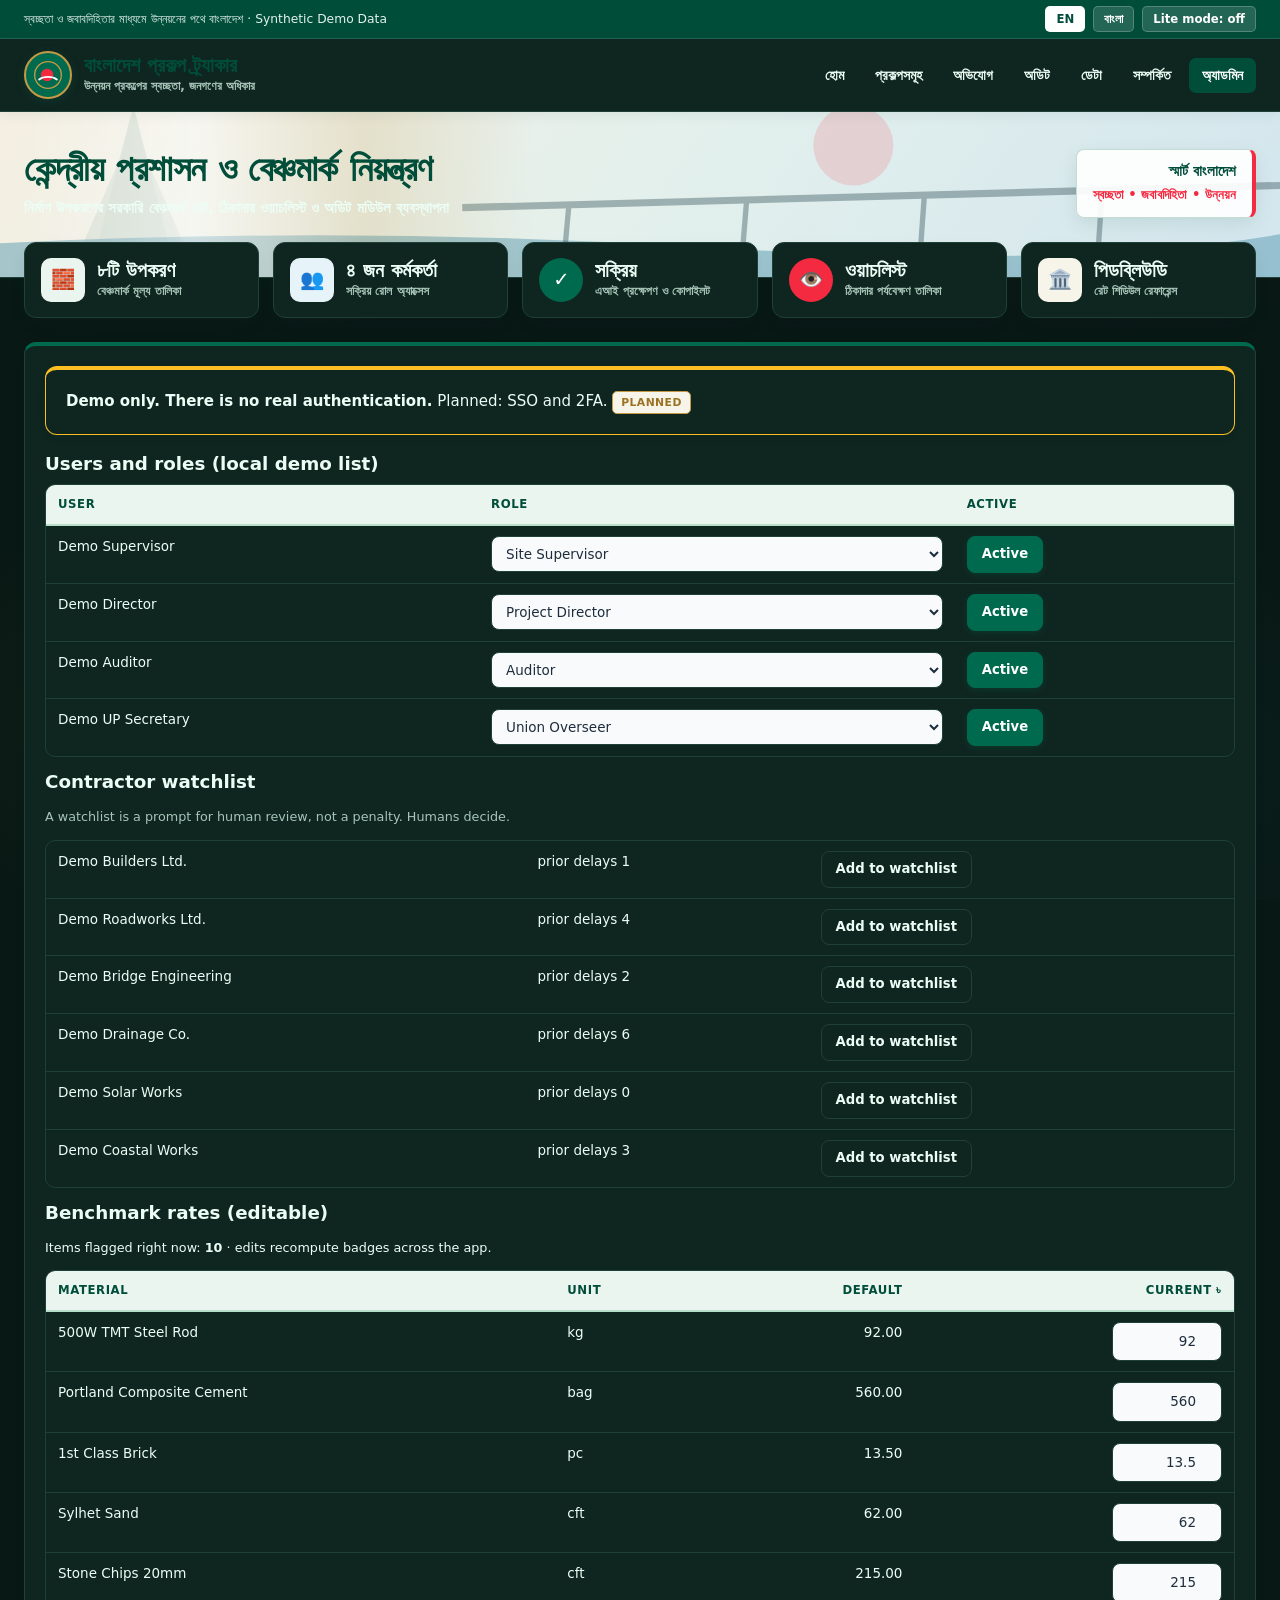
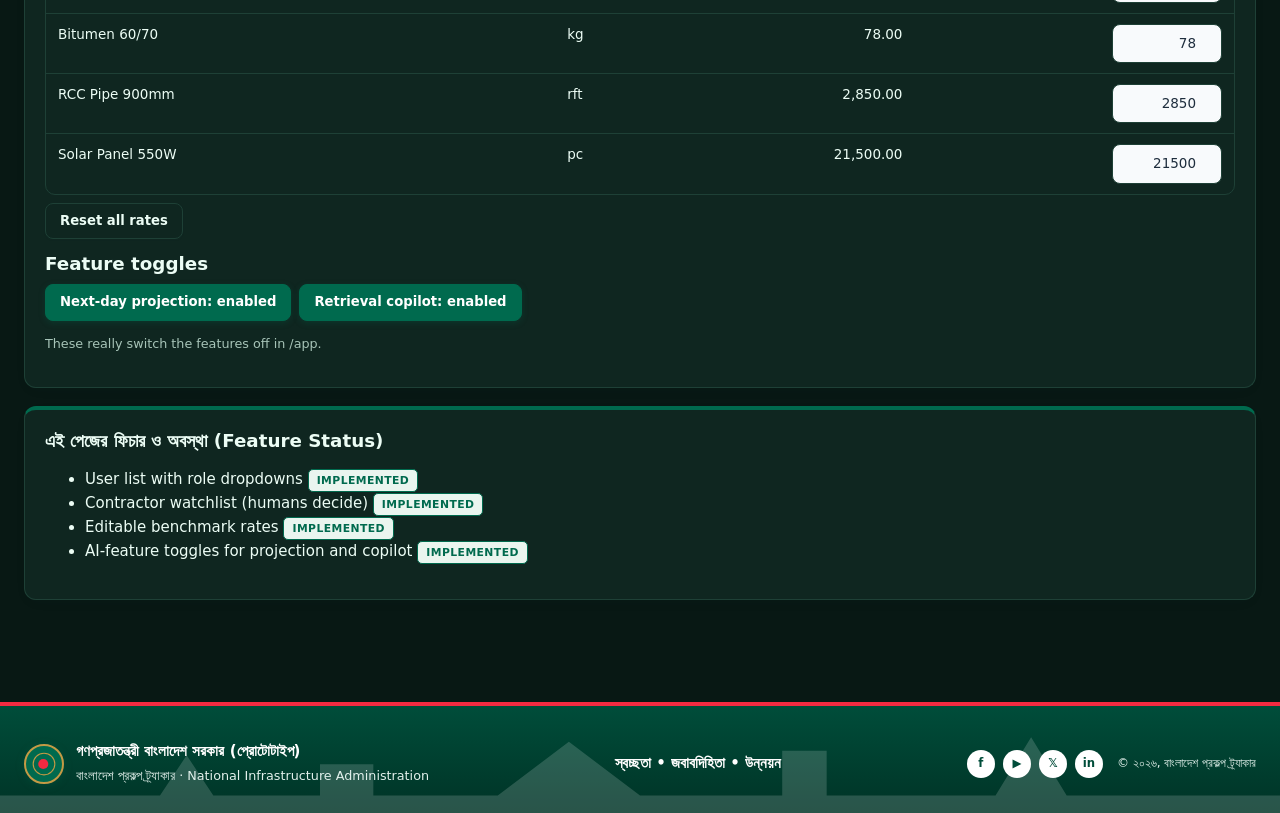
<file: admin/index.html>
<!doctype html>
<html lang="bn">
<head>
  <meta charset="utf-8">
  <meta name="viewport" content="width=device-width,initial-scale=1">
  <title>অ্যাডমিন পোর্টাল · বাংলাদেশ প্রকল্প ট্র্যাকার</title>
  <meta name="description" content="Demo admin: local user list, contractor watchlist, editable benchmark rates and feature toggles. No real authentication.">
  <meta http-equiv="Content-Security-Policy" content="default-src 'none'; script-src 'self'; style-src 'self' 'unsafe-inline'; img-src 'self' data:; connect-src 'self' https://api.open-meteo.com; base-uri 'none'; form-action 'none'">
  <link rel="stylesheet" href="../assets/style.css">
</head>
<body data-page="admin">
  <a class="skip" href="#main" data-bn="মূল কনটেন্টে যান">Skip to content</a>

  <!-- Top Dark Green Government Strip -->
  <div class="bd-top-bar">
    <div class="bd-wrap">
      <span data-bn="স্বচ্ছতা ও জবাবদিহিতার মাধ্যমে উন্নয়নের পথে বাংলাদেশ · কৃত্রিম ডেমো ডেটা">স্বচ্ছতা ও জবাবদিহিতার মাধ্যমে উন্নয়নের পথে বাংলাদেশ · Synthetic Demo Data</span>
      <div class="bd-controls">
        <button class="bd-ctrl-btn on" data-set-lang="en" aria-pressed="true">EN</button>
        <button class="bd-ctrl-btn" data-set-lang="bn" aria-pressed="false">বাংলা</button>
        <button class="bd-ctrl-btn" id="lite-btn" aria-pressed="false">Lite mode</button>
        <button class="bd-ctrl-btn" id="theme-btn" style="display:none">Theme</button>
        <button class="bd-ctrl-btn" id="menu-btn" style="display:none">☰</button>
      </div>
    </div>
  </div>

  <!-- White Portal Header with Govt Seal & Top Menu -->
  <header class="bd-header">
    <div class="bd-wrap">
      <a href="../" class="bd-brand">
        <div class="bd-seal" aria-hidden="true">
          <svg width="32" height="32" viewBox="0 0 36 36">
            <circle cx="18" cy="18" r="15" fill="#006A4E" stroke="#C49A45" stroke-width="1.5"/>
            <circle cx="17" cy="18" r="7" fill="#F42A41"/>
            <path d="M8 23c5-4 15-4 20 0" fill="none" stroke="#fff" stroke-width="2" stroke-linecap="round"/>
          </svg>
        </div>
        <div>
          <div class="bd-brand-title" data-bn="বাংলাদেশ প্রকল্প ট্র্যাকার">বাংলাদেশ প্রকল্প ট্র্যাকার</div>
          <div class="bd-brand-sub" data-bn="উন্নয়ন প্রকল্পের স্বচ্ছতা, জনগণের অধিকার">উন্নয়ন প্রকল্পের স্বচ্ছতা, জনগণের অধিকার</div>
        </div>
      </a>

      <nav class="bd-nav" aria-label="Routes">
        <a href="../"><span data-bn="হোম">হোম</span></a>
        <a href="../app/"><span data-bn="প্রকল্পসমূহ">প্রকল্পসমূহ</span></a>
        <a href="../demo-user/"><span data-bn="অভিযোগ ও নাগরিক">অভিযোগ</span></a>
        <a href="../demo-admin/"><span data-bn="অডিট">অডিট</span></a>
        <a href="../data/"><span data-bn="ডেটা">ডেটা</span></a>
        <a href="../architecture/"><span data-bn="সম্পর্কিত">সম্পর্কিত</span></a>
        <a href="../admin/" aria-current="page" class="login-pill"><span data-bn="অ্যাডমিন">অ্যাডমিন</span></a>
      </nav>
    </div>
  </header>

  <!-- Scenic Padma Bridge & River Banner -->
  <section class="bd-hero">
    <svg class="bd-hero-art" viewBox="0 0 1440 240" preserveAspectRatio="xMidYMid slice" aria-hidden="true">
      <circle cx="960" cy="65" r="45" fill="#F42A41" opacity="0.15"/>
      <g fill="#7FA89B" opacity="0.25" transform="translate(60, 20)">
        <polygon points="90,0 45,175 135,175"/><polygon points="90,25 25,175 155,175" opacity="0.7"/>
      </g>
      <path d="M0 175 Q 400 155 800 180 T 1440 165 L 1440 240 L 0 240 Z" fill="#4B91A8" opacity="0.45"/>
      <g stroke="#2C4A52" fill="none" opacity="0.38">
        <path d="M520 135 L1440 110" stroke-width="8"/><path d="M640 132 L632 220 M840 126 L832 225 M1040 120 L1032 230 M1240 114 L1232 235" stroke-width="6"/>
      </g>
    </svg>
    <div class="bd-hero-inner">
      <div>
        <h1 data-bn="কেন্দ্রীয় প্রশাসন ও বেঞ্চমার্ক নিয়ন্ত্রণ">কেন্দ্রীয় প্রশাসন ও <span>বেঞ্চমার্ক নিয়ন্ত্রণ</span></h1>
        <p data-bn="নির্মাণ উপকরণের সরকারি বেঞ্চমার্ক রেট, ঠিকাদার ওয়াচলিস্ট ও অডিট মডিউল ব্যবস্থাপনা">নির্মাণ উপকরণের সরকারি বেঞ্চমার্ক রেট, ঠিকাদার ওয়াচলিস্ট ও অডিট মডিউল ব্যবস্থাপনা</p>
      </div>
      <div class="bd-stamp">
        <strong>স্মার্ট বাংলাদেশ</strong>
        <span>স্বচ্ছতা • জবাবদিহিতা • উন্নয়ন</span>
      </div>
    </div>
  </section>

  <main id="main" tabindex="-1">
    <!-- 5 Bangladesh KPI Cards -->
    <section class="bd-kpi-row">
      <div class="bd-kpi"><div class="bd-kpi-ico g">🧱</div><div><div class="bd-kpi-val">৮টি উপকরণ</div><div class="bd-kpi-lbl">বেঞ্চমার্ক মূল্য তালিকা</div></div></div>
      <div class="bd-kpi"><div class="bd-kpi-ico b">👥</div><div><div class="bd-kpi-val">৪ জন কর্মকর্তা</div><div class="bd-kpi-lbl">সক্রিয় রোল অ্যাক্সেস</div></div></div>
      <div class="bd-kpi"><div class="bd-kpi-ico e">✓</div><div><div class="bd-kpi-val">সক্রিয়</div><div class="bd-kpi-lbl">এআই প্রক্ষেপণ ও কোপাইলট</div></div></div>
      <div class="bd-kpi"><div class="bd-kpi-ico r">👁️</div><div><div class="bd-kpi-val">ওয়াচলিস্ট</div><div class="bd-kpi-lbl">ঠিকাদার পর্যবেক্ষণ তালিকা</div></div></div>
      <div class="bd-kpi"><div class="bd-kpi-ico y">🏛️</div><div><div class="bd-kpi-val">পিডব্লিউডি</div><div class="bd-kpi-lbl">রেট শিডিউল রেফারেন্স</div></div></div>
    </section>

    <div id="page-root" class="card">
      <p data-bn="শুধু ডেমো, প্রকৃত প্রমাণীকরণ নেই। পরিকল্পিত: এসএসও ও টুএফএ।">Demo only, no real authentication. Planned: SSO and 2FA.</p>
      <h3 data-bn="ডিফল্ট বেঞ্চমার্ক রেট (উদাহরণমূলক)">Default benchmark rates (illustrative)</h3>
      <div class="tw"><table><thead><tr><th>Material</th><th>Unit</th><th>Rate ৳</th><th>Supplier</th></tr></thead><tbody><tr><td>500W TMT Steel Rod</td><td>kg</td><td>92</td><td>Demo Steel Co.</td></tr><tr><td>Portland Composite Cement</td><td>bag</td><td>560</td><td>Demo Cement Ltd.</td></tr></tbody></table></div>
    </div>

    <noscript><p>JavaScript is needed for interactive features.</p></noscript>

    <section class="card" id="feat-status">
      <h2 data-bn="এই পেজের ফিচার ও অবস্থা">এই পেজের ফিচার ও অবস্থা (Feature Status)</h2>
      <ul>
        <li class="feat"><span>User list with role dropdowns</span> <span class="tag implemented">Implemented</span></li>
        <li class="feat"><span>Contractor watchlist (humans decide)</span> <span class="tag implemented">Implemented</span></li>
        <li class="feat"><span>Editable benchmark rates</span> <span class="tag implemented">Implemented</span></li>
        <li class="feat"><span>AI-feature toggles for projection and copilot</span> <span class="tag implemented">Implemented</span></li>
      </ul>
    </section>
  </main>

  <!-- Deep Green Bangladesh Skyline Footer -->
  <footer class="bd-footer">
    <svg class="skyline" viewBox="0 0 1440 120" preserveAspectRatio="none" aria-hidden="true">
      <path d="M0 100 L180 100 L210 55 L240 100 L360 100 L360 65 L420 65 L420 100 L560 100 L640 40 L720 100 L880 100 L880 50 L930 50 L930 100 L1120 100 L1160 35 L1200 100 L1440 100 L1440 120 L0 120 Z" fill="#FFFFFF"/>
    </svg>
    <div class="bd-wrap">
      <div style="display:flex;align-items:center;gap:12px">
        <div class="bd-seal" style="width:40px;height:40px">
          <svg width="26" height="26" viewBox="0 0 36 36"><circle cx="18" cy="18" r="15" fill="#006A4E" stroke="#C49A45" stroke-width="1.5"/><circle cx="17" cy="18" r="7" fill="#F42A41"/></svg>
        </div>
        <div>
          <strong style="color:#fff;display:block">গণপ্রজাতন্ত্রী বাংলাদেশ সরকার (প্রোটোটাইপ)</strong>
          <span style="font-size:.85rem">বাংলাদেশ প্রকল্প ট্র্যাকার · National Infrastructure Administration</span>
        </div>
      </div>
      <strong style="color:#fff;font-size:1rem">স্বচ্ছতা • জবাবদিহিতা • উন্নয়ন</strong>
      <div style="display:flex;align-items:center;gap:8px">
        <span class="soc-dot">f</span><span class="soc-dot">▶</span><span class="soc-dot">𝕏</span><span class="soc-dot">in</span>
        <span style="font-size:.8rem;margin-left:6px">© ২০২৬, বাংলাদেশ প্রকল্প ট্র্যাকার</span>
      </div>
    </div>
  </footer>

  <script type="module" src="../assets/pages1.js"></script>
</body>
</html>
</file>
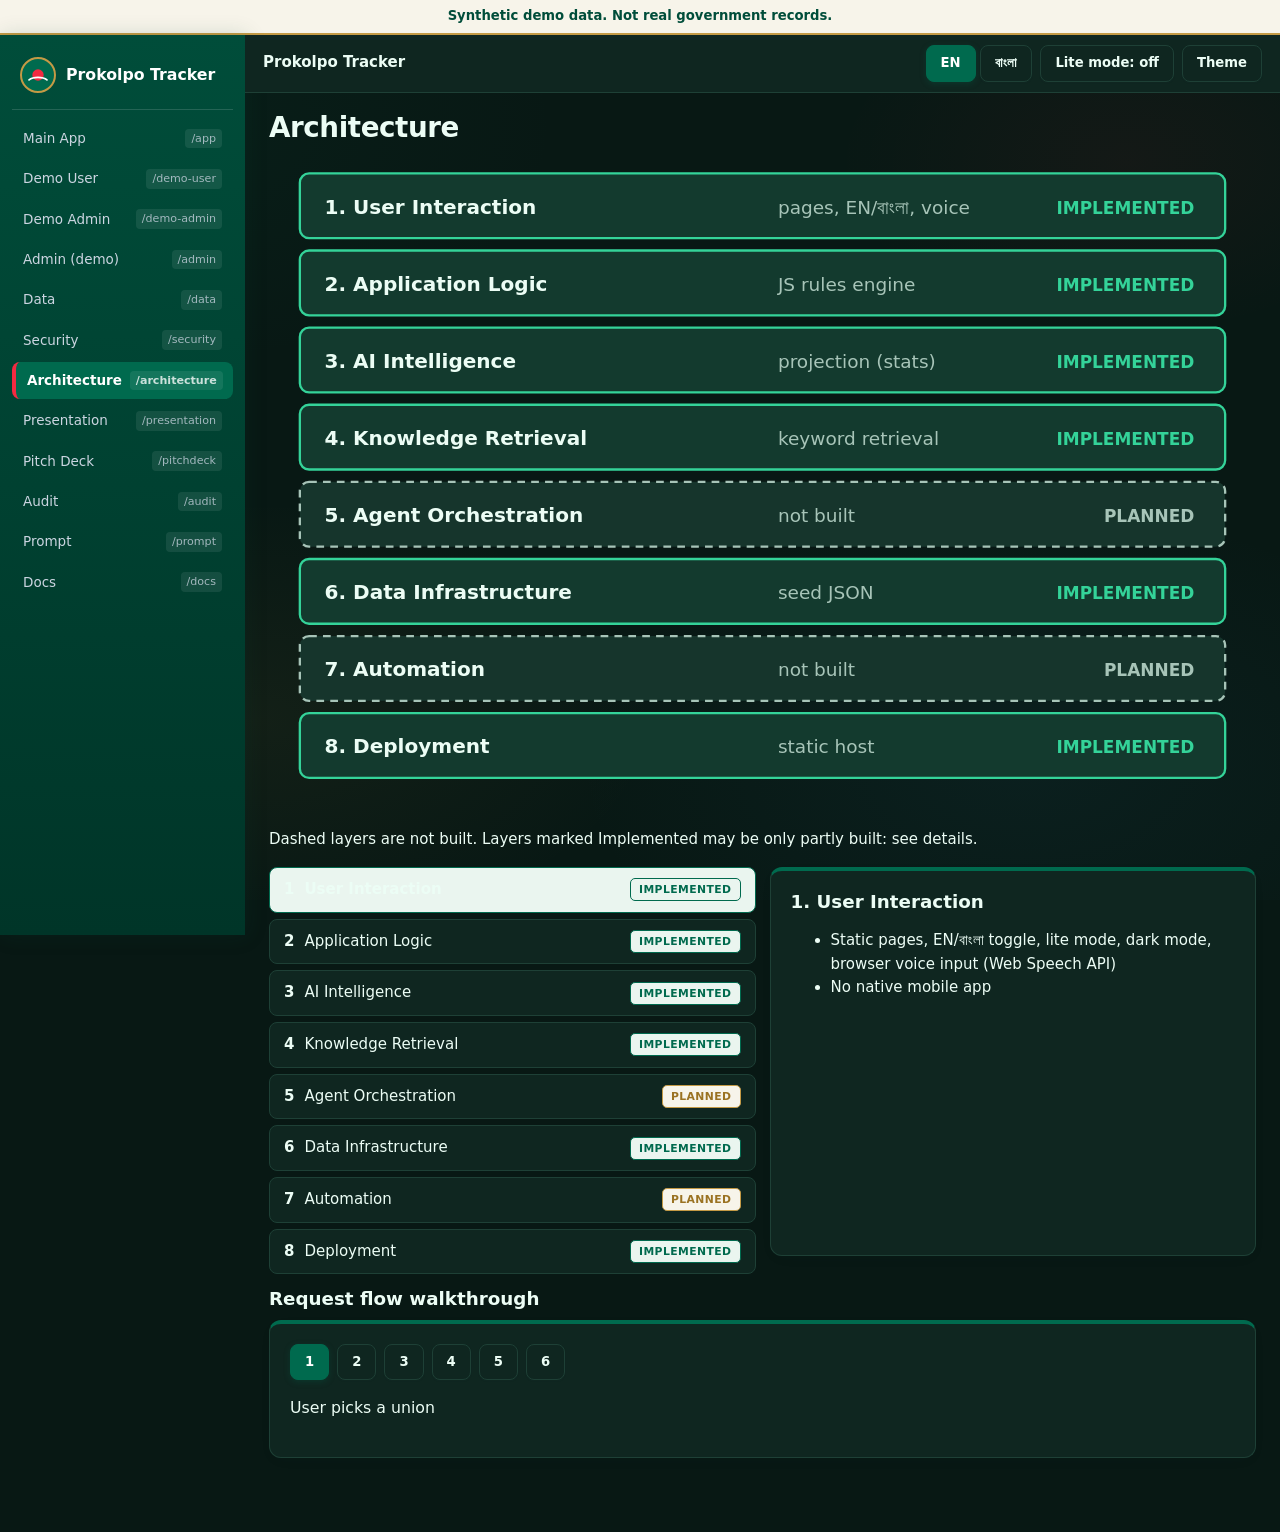
<file: architecture/index.html>
<!doctype html>
<html lang="en"><head><meta charset="utf-8"><meta name="viewport" content="width=device-width,initial-scale=1">
<title>Architecture · Prokolpo Tracker</title><meta name="description" content="The 8-layer reference architecture showing what is Implemented and what is Planned.">
<meta http-equiv="Content-Security-Policy" content="default-src 'none'; script-src 'self'; style-src 'self' 'unsafe-inline'; img-src 'self' data:; connect-src 'self' https://api.open-meteo.com; base-uri 'none'; form-action 'none'">
<link rel="stylesheet" href="../assets/style.css"></head>
<body data-page="architecture"><a class="skip" href="#main" data-bn="মূল কনটেন্টে যান">Skip to content</a>
<div class="demo-banner" role="note"><span data-bn="কৃত্রিম ডেমো ডেটা। প্রকৃত সরকারি রেকর্ড নয়।">Synthetic demo data. Not real government records.</span></div>
<div class="shell"><nav class="rail" id="rail" aria-label="Routes"><div class="brand" data-bn="প্রকল্প ট্র্যাকার">Prokolpo Tracker</div><a href="../app/"><span data-bn="মূল অ্যাপ">Main App</span><small>/app</small></a><a href="../demo-user/"><span data-bn="ডেমো ইউজার">Demo User</span><small>/demo-user</small></a><a href="../demo-admin/"><span data-bn="ডেমো অ্যাডমিন">Demo Admin</span><small>/demo-admin</small></a><a href="../admin/"><span data-bn="অ্যাডমিন (ডেমো)">Admin (demo)</span><small>/admin</small></a><a href="../data/"><span data-bn="ডেটা">Data</span><small>/data</small></a><a href="../security/"><span data-bn="নিরাপত্তা">Security</span><small>/security</small></a><a href="../architecture/" aria-current="page"><span data-bn="আর্কিটেকচার">Architecture</span><small>/architecture</small></a><a href="../presentation/"><span data-bn="উপস্থাপনা">Presentation</span><small>/presentation</small></a><a href="../pitchdeck/"><span data-bn="পিচ ডেক">Pitch Deck</span><small>/pitchdeck</small></a><a href="../audit/"><span data-bn="অডিট">Audit</span><small>/audit</small></a><a href="../prompt/"><span data-bn="প্রম্পট">Prompt</span><small>/prompt</small></a><a href="../docs/"><span data-bn="ডকস">Docs</span><small>/docs</small></a></nav>
<div style="min-width:0"><div class="top"><button class="btn menu-btn" id="menu-btn" aria-label="Menu">☰</button><span class="b" data-bn="প্রকল্প ট্র্যাকার">Prokolpo Tracker</span><span class="sp"></span>
<div role="group" aria-label="Language"><button class="btn on" data-set-lang="en" aria-pressed="true">EN</button> <button class="btn" data-set-lang="bn" aria-pressed="false">বাংলা</button></div>
<button class="btn" id="lite-btn" aria-pressed="false">Lite mode</button><button class="btn" id="theme-btn" aria-label="Theme" data-bn="থিম">Theme</button></div>
<main id="main" tabindex="-1"><h1 data-bn="আর্কিটেকচার">Architecture</h1>
<div class="svgwrap"><div class="svg-slot"><template><svg viewBox="0 0 640 420" width="100%" role="img" aria-label="Eight-layer architecture"><rect x="20" y="10" width="600" height="42" rx="6" fill="var(--emsoft)" stroke="var(--em)" stroke-width="1.5" /><text x="36" y="36" font-size="13" font-weight="700" fill="var(--ink)" data-bn="১. ব্যবহারকারী ইন্টারঅ্যাকশন">1. User Interaction</text><text x="330" y="36" font-size="12" fill="var(--mute)" data-bn="পেজ, EN/বাংলা, ভয়েস">pages, EN/বাংলা, voice</text><text x="600" y="36" text-anchor="end" font-size="11" font-weight="700" fill="var(--em)" data-bn="বাস্তবায়িত">IMPLEMENTED</text><rect x="20" y="60" width="600" height="42" rx="6" fill="var(--emsoft)" stroke="var(--em)" stroke-width="1.5" /><text x="36" y="86" font-size="13" font-weight="700" fill="var(--ink)" data-bn="২. অ্যাপ্লিকেশন লজিক">2. Application Logic</text><text x="330" y="86" font-size="12" fill="var(--mute)" data-bn="জেএস নিয়ম ইঞ্জিন">JS rules engine</text><text x="600" y="86" text-anchor="end" font-size="11" font-weight="700" fill="var(--em)" data-bn="বাস্তবায়িত">IMPLEMENTED</text><rect x="20" y="110" width="600" height="42" rx="6" fill="var(--emsoft)" stroke="var(--em)" stroke-width="1.5" /><text x="36" y="136" font-size="13" font-weight="700" fill="var(--ink)" data-bn="৩. এআই বুদ্ধিমত্তা">3. AI Intelligence</text><text x="330" y="136" font-size="12" fill="var(--mute)" data-bn="প্রক্ষেপণ (পরিসংখ্যান)">projection (stats)</text><text x="600" y="136" text-anchor="end" font-size="11" font-weight="700" fill="var(--em)" data-bn="বাস্তবায়িত">IMPLEMENTED</text><rect x="20" y="160" width="600" height="42" rx="6" fill="var(--emsoft)" stroke="var(--em)" stroke-width="1.5" /><text x="36" y="186" font-size="13" font-weight="700" fill="var(--ink)" data-bn="৪. জ্ঞান অনুসন্ধান">4. Knowledge Retrieval</text><text x="330" y="186" font-size="12" fill="var(--mute)" data-bn="কিওয়ার্ড অনুসন্ধান">keyword retrieval</text><text x="600" y="186" text-anchor="end" font-size="11" font-weight="700" fill="var(--em)" data-bn="বাস্তবায়িত">IMPLEMENTED</text><rect x="20" y="210" width="600" height="42" rx="6" fill="var(--chip)" stroke="var(--mute)" stroke-width="1.5" stroke-dasharray="5 4"/><text x="36" y="236" font-size="13" font-weight="700" fill="var(--ink)" data-bn="৫. এজেন্ট অর্কেস্ট্রেশন">5. Agent Orchestration</text><text x="330" y="236" font-size="12" fill="var(--mute)" data-bn="তৈরি হয়নি">not built</text><text x="600" y="236" text-anchor="end" font-size="11" font-weight="700" fill="var(--mute)" data-bn="পরিকল্পিত">PLANNED</text><rect x="20" y="260" width="600" height="42" rx="6" fill="var(--emsoft)" stroke="var(--em)" stroke-width="1.5" /><text x="36" y="286" font-size="13" font-weight="700" fill="var(--ink)" data-bn="৬. ডেটা অবকাঠামো">6. Data Infrastructure</text><text x="330" y="286" font-size="12" fill="var(--mute)" data-bn="সিড জেএসওএন">seed JSON</text><text x="600" y="286" text-anchor="end" font-size="11" font-weight="700" fill="var(--em)" data-bn="বাস্তবায়িত">IMPLEMENTED</text><rect x="20" y="310" width="600" height="42" rx="6" fill="var(--chip)" stroke="var(--mute)" stroke-width="1.5" stroke-dasharray="5 4"/><text x="36" y="336" font-size="13" font-weight="700" fill="var(--ink)" data-bn="৭. অটোমেশন">7. Automation</text><text x="330" y="336" font-size="12" fill="var(--mute)" data-bn="তৈরি হয়নি">not built</text><text x="600" y="336" text-anchor="end" font-size="11" font-weight="700" fill="var(--mute)" data-bn="পরিকল্পিত">PLANNED</text><rect x="20" y="360" width="600" height="42" rx="6" fill="var(--emsoft)" stroke="var(--em)" stroke-width="1.5" /><text x="36" y="386" font-size="13" font-weight="700" fill="var(--ink)" data-bn="৮. ডিপ্লয়মেন্ট">8. Deployment</text><text x="330" y="386" font-size="12" fill="var(--mute)" data-bn="স্ট্যাটিক হোস্ট">static host</text><text x="600" y="386" text-anchor="end" font-size="11" font-weight="700" fill="var(--em)" data-bn="বাস্তবায়িত">IMPLEMENTED</text></svg></template></div><div class="svg-alt"><ol><li data-bn="ব্যবহারকারী ইন্টারঅ্যাকশন: বাস্তবায়িত (পেজ, EN/বাংলা, ভয়েস)">User Interaction: Implemented (pages, EN/বাংলা, voice)</li><li data-bn="অ্যাপ্লিকেশন লজিক: বাস্তবায়িত (জেএস নিয়ম ইঞ্জিন)">Application Logic: Implemented (JS rules engine)</li><li data-bn="এআই বুদ্ধিমত্তা: বাস্তবায়িত (প্রক্ষেপণ (পরিসংখ্যান))">AI Intelligence: Implemented (projection (stats))</li><li data-bn="জ্ঞান অনুসন্ধান: বাস্তবায়িত (কিওয়ার্ড অনুসন্ধান)">Knowledge Retrieval: Implemented (keyword retrieval)</li><li data-bn="এজেন্ট অর্কেস্ট্রেশন: পরিকল্পিত (তৈরি হয়নি)">Agent Orchestration: Planned (not built)</li><li data-bn="ডেটা অবকাঠামো: বাস্তবায়িত (সিড জেএসওএন)">Data Infrastructure: Implemented (seed JSON)</li><li data-bn="অটোমেশন: পরিকল্পিত (তৈরি হয়নি)">Automation: Planned (not built)</li><li data-bn="ডিপ্লয়মেন্ট: বাস্তবায়িত (স্ট্যাটিক হোস্ট)">Deployment: Implemented (static host)</li></ol></div></div><p data-bn="ড্যাশ-রেখার স্তর তৈরি হয়নি। বাস্তবায়িত চিহ্নিত স্তর আংশিক হতে পারে: বিস্তারিত দেখুন।">Dashed layers are not built. Layers marked Implemented may be only partly built: see details.</p><div id="layer-ui"><h2 data-bn="স্তরের বিস্তারিত">Layer details</h2><div class="tw"><table><thead><tr><th data-bn="স্তর">Layer</th><th data-bn="অবস্থা">Status</th><th data-bn="কী আছে">What exists</th></tr></thead><tbody><tr><td><span data-bn="ব্যবহারকারী ইন্টারঅ্যাকশন">User Interaction</span></td><td><span class="tag implemented" data-bn="বাস্তবায়িত">Implemented</span></td><td><span data-bn="স্ট্যাটিক পেজ, EN/বাংলা টগল, লাইট মোড, ডার্ক মোড, ব্রাউজার ভয়েস ইনপুট">Static pages, EN/বাংলা toggle, lite mode, dark mode, browser voice input (Web Speech API)</span><br><span data-bn="নেটিভ মোবাইল অ্যাপ নেই">No native mobile app</span></td></tr><tr><td><span data-bn="অ্যাপ্লিকেশন লজিক">Application Logic</span></td><td><span class="tag implemented" data-bn="বাস্তবায়িত">Implemented</span></td><td><span data-bn="জাভাস্ক্রিপ্টে রুল ইঞ্জিন: মূল্য ফ্ল্যাগ, ছাড় ও সময়সীমা যাচাই">Rules engine in JavaScript: price flags, disbursement and deadline checks</span></td></tr><tr><td><span data-bn="এআই ইন্টেলিজেন্স">AI Intelligence</span></td><td><span class="tag implemented" data-bn="বাস্তবায়িত">Implemented</span></td><td><span data-bn="লিস্ট-স্কয়ার্স অগ্রগতি প্রক্ষেপণ (পরিসংখ্যান, মেশিন লার্নিং নয়)">Least-squares progress projection (statistics, not machine learning)</span></td></tr><tr><td><span data-bn="নলেজ রিট্রিভাল">Knowledge Retrieval</span></td><td><span class="tag implemented" data-bn="বাস্তবায়িত">Implemented</span></td><td><span data-bn="স্থানীয় জেএসওএন নলেজ বেসে কিওয়ার্ড ও প্যাসেজ রিট্রিভাল">Keyword and passage retrieval over a local JSON knowledge base</span><br><span data-bn="ভেক্টর ডেটাবেস: পরিকল্পিত">Vector database: Planned</span></td></tr><tr><td><span data-bn="এজেন্ট অর্কেস্ট্রেশন">Agent Orchestration</span></td><td><span class="tag planned" data-bn="পরিকল্পিত">Planned</span></td><td><span data-bn="তৈরি হয়নি">Not built</span></td></tr><tr><td><span data-bn="ডেটা ইনফ্রাস্ট্রাকচার">Data Infrastructure</span></td><td><span class="tag implemented" data-bn="বাস্তবায়িত">Implemented</span></td><td><span data-bn="কৃত্রিম সিড জেএসওএন ফাইল স্ট্যাটিক অ্যাসেট হিসেবে">Synthetic seed JSON files served as static assets</span><br><span data-bn="প্রকৃত ডেটাবেস ও সরকারি সূত্র ইন্টিগ্রেশন: পরিকল্পিত">Real databases and official source integrations: Planned</span></td></tr><tr><td><span data-bn="অটোমেশন">Automation</span></td><td><span class="tag planned" data-bn="পরিকল্পিত">Planned</span></td><td><span data-bn="তৈরি হয়নি (স্ক্র্যাপার বা শিডিউলড জব নেই)">Not built (no scrapers, no scheduled jobs)</span></td></tr><tr><td><span data-bn="ডেপ্লয়মেন্ট">Deployment</span></td><td><span class="tag implemented" data-bn="বাস্তবায়িত">Implemented</span></td><td><span data-bn="স্ট্যাটিক হোস্টিং (ভার্সেল বা গিটহাব পেজেস)">Static hosting (Vercel or GitHub Pages)</span><br><span data-bn="বাংলাদেশ-অঞ্চলে হোস্টিং: পরিকল্পিত">Bangladesh-region hosting: Planned</span></td></tr></tbody></table></div><p data-bn="ড্যাশ-রেখার স্তর তৈরি হয়নি। এই প্রোটোটাইপে এলএলএম, ভেক্টর ডেটাবেস, এজেন্ট, স্ক্র্যাপার বা শিডিউলড জব নেই।">Dashed layers are not built. No LLM, vector database, agents, scrapers or scheduled jobs exist in this prototype.</p><p data-bn="অনুরোধ প্রবাহ: ব্যবহারকারী ইউনিয়ন বাছে; ব্রাউজার একই সাইট থেকে সিড জেএসওএন পড়ে; রুল ইঞ্জিন বেঞ্চমার্কের সাথে মেলায় ও সময়সীমা-ছাড় যাচাই করে; প্রক্ষেপণ ১৪টি দৈনিক রেকর্ডে রেখা ফিট করে, ঐচ্ছিক ওপেন-মেটিও বৃষ্টি সমন্বয়সহ; ইন্টারফেস সূত্রসহ ফল দেখায়।">Request flow: the user picks a union; the browser reads seed JSON from the same site; the rules engine compares billed prices with benchmarks and checks deadline and disbursement; the projection fits a line to 14 daily records with an optional Open-Meteo rain adjustment; the UI shows results with sources.</p></div>
<noscript><p class="noscript-note">JavaScript is needed for interactive features. The text and tables on this page are readable without it.</p></noscript></main></div></div>
<script type="module" src="../assets/pages2.js"></script></body></html>
</file>
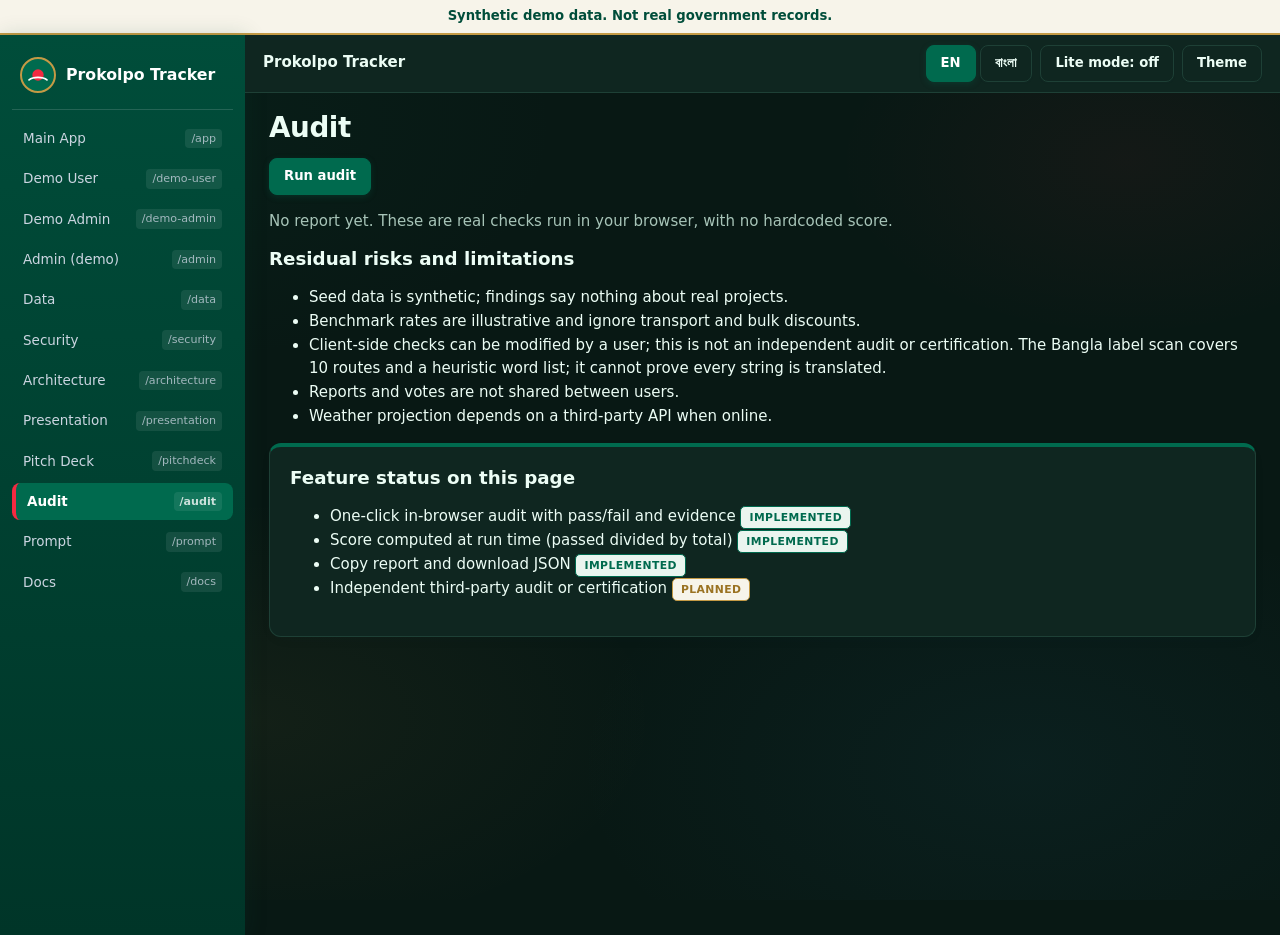
<file: audit/index.html>
<!doctype html>
<html lang="en"><head><meta charset="utf-8"><meta name="viewport" content="width=device-width,initial-scale=1">
<title>Audit · Prokolpo Tracker</title><meta name="description" content="One-click audit running real checks in your browser with pass/fail evidence.">
<meta http-equiv="Content-Security-Policy" content="default-src 'none'; script-src 'self'; style-src 'self' 'unsafe-inline'; img-src 'self' data:; connect-src 'self' https://api.open-meteo.com; base-uri 'none'; frame-src 'self'; form-action 'none'">
<link rel="stylesheet" href="../assets/style.css"></head>
<body data-page="audit"><a class="skip" href="#main" data-bn="মূল কনটেন্টে যান">Skip to content</a>
<div class="demo-banner" role="note"><span data-bn="কৃত্রিম ডেমো ডেটা। প্রকৃত সরকারি রেকর্ড নয়।">Synthetic demo data. Not real government records.</span></div>
<div class="shell"><nav class="rail" id="rail" aria-label="Routes"><div class="brand" data-bn="প্রকল্প ট্র্যাকার">Prokolpo Tracker</div><a href="../app/"><span data-bn="মূল অ্যাপ">Main App</span><small>/app</small></a><a href="../demo-user/"><span data-bn="ডেমো ইউজার">Demo User</span><small>/demo-user</small></a><a href="../demo-admin/"><span data-bn="ডেমো অ্যাডমিন">Demo Admin</span><small>/demo-admin</small></a><a href="../admin/"><span data-bn="অ্যাডমিন (ডেমো)">Admin (demo)</span><small>/admin</small></a><a href="../data/"><span data-bn="ডেটা">Data</span><small>/data</small></a><a href="../security/"><span data-bn="নিরাপত্তা">Security</span><small>/security</small></a><a href="../architecture/"><span data-bn="আর্কিটেকচার">Architecture</span><small>/architecture</small></a><a href="../presentation/"><span data-bn="উপস্থাপনা">Presentation</span><small>/presentation</small></a><a href="../pitchdeck/"><span data-bn="পিচ ডেক">Pitch Deck</span><small>/pitchdeck</small></a><a href="../audit/" aria-current="page"><span data-bn="অডিট">Audit</span><small>/audit</small></a><a href="../prompt/"><span data-bn="প্রম্পট">Prompt</span><small>/prompt</small></a><a href="../docs/"><span data-bn="ডকস">Docs</span><small>/docs</small></a></nav>
<div style="min-width:0"><div class="top"><button class="btn menu-btn" id="menu-btn" aria-label="Menu">☰</button><span class="b" data-bn="প্রকল্প ট্র্যাকার">Prokolpo Tracker</span><span class="sp"></span>
<div role="group" aria-label="Language"><button class="btn on" data-set-lang="en" aria-pressed="true">EN</button> <button class="btn" data-set-lang="bn" aria-pressed="false">বাংলা</button></div>
<button class="btn" id="lite-btn" aria-pressed="false">Lite mode</button><button class="btn" id="theme-btn" aria-label="Theme" data-bn="থিম">Theme</button></div>
<main id="main" tabindex="-1"><h1 data-bn="অডিট">Audit</h1>
<div id="page-root"><p data-bn="অডিট জাভাস্ক্রিপ্ট চালু রেখে চালান। অডিট আপনার ব্রাউজারে প্রকৃত স্বয়ংক্রিয় চেক চালায় (প্রতিটি রুট ফেচ, রিসোর্স টাইমিং পাঠ, নিয়ম পুনর্গণনা) এবং প্রমাণসহ পাস বা ফেল জানায়। স্কোর = পাস ÷ মোট, রান-টাইমে গণনা। পরিকল্পিত চেকগুলো:">Run the audit with JavaScript enabled. The audit runs real automated checks in your browser (fetching each route, reading resource timing, recomputing rules) and reports pass or fail with evidence. The score is passed divided by total, computed at run time. These are the planned checks:</p><ol><li>All 12 routes reachable (fetch)</li><li>No external network requests (resource timing)</li><li>Content-Security-Policy meta on every route</li><li>localStorage works</li><li>Anomaly banner equals sum of flagged row excess</li><li>Disbursement never above budget</li><li>Deadline logic uses the current date</li><li>Seed dates are day offsets and the series ends yesterday</li><li>Bangla toggle covers all static headings</li><li>Lite mode removes SVG</li><li>Editing a benchmark rate recomputes badges</li><li>Weather API reachable or fallback active</li><li>Implemented/Planned tag coverage</li><li>Demo banner, skip link and lang on every route</li><li>Copilot chips return cited non-fallback answers</li><li>Copilot variant questions return cited non-fallback answers (English and Bangla)</li><li>Copilot penalty, tender, rules and law questions return the procurement passage</li><li>Copilot answers use Bangla text and digits in Bangla mode</li><li>Every route has at least 800 characters of pre-rendered text in main</li><li>No Latin-only visible labels in Bangla mode (acronyms and numbers allowed)</li></ol><p data-bn="সীমাবদ্ধতা: ক্লায়েন্ট-সাইড চেক ব্যবহারকারী বদলাতে পারেন; এটি স্বাধীন অডিট বা সনদ নয়।">Limits: client-side checks can be altered by a user; this is not an independent audit or certification.</p></div>
<noscript><p class="noscript-note">JavaScript is needed for interactive features. The text and tables on this page are readable without it.</p></noscript><section class="card" id="feat-status" style="margin-top:14px"><h2 data-bn="এই পেজের ফিচার ও অবস্থা">Feature status on this page</h2><ul><li class="feat"><span data-bn="এক ক্লিকে ব্রাউজারে অডিট, পাস/ফেল ও প্রমাণসহ">One-click in-browser audit with pass/fail and evidence</span> <span class="tag implemented" data-bn="বাস্তবায়িত">Implemented</span></li><li class="feat"><span data-bn="রান-টাইমে স্কোর গণনা (পাস ÷ মোট)">Score computed at run time (passed divided by total)</span> <span class="tag implemented" data-bn="বাস্তবায়িত">Implemented</span></li><li class="feat"><span data-bn="রিপোর্ট কপি ও জেএসওএন ডাউনলোড">Copy report and download JSON</span> <span class="tag implemented" data-bn="বাস্তবায়িত">Implemented</span></li><li class="feat"><span data-bn="স্বাধীন তৃতীয় পক্ষের অডিট বা সনদ">Independent third-party audit or certification</span> <span class="tag planned" data-bn="পরিকল্পিত">Planned</span></li></ul></section></main></div></div>
<script type="module" src="../assets/pages3.js"></script></body></html>
</file>
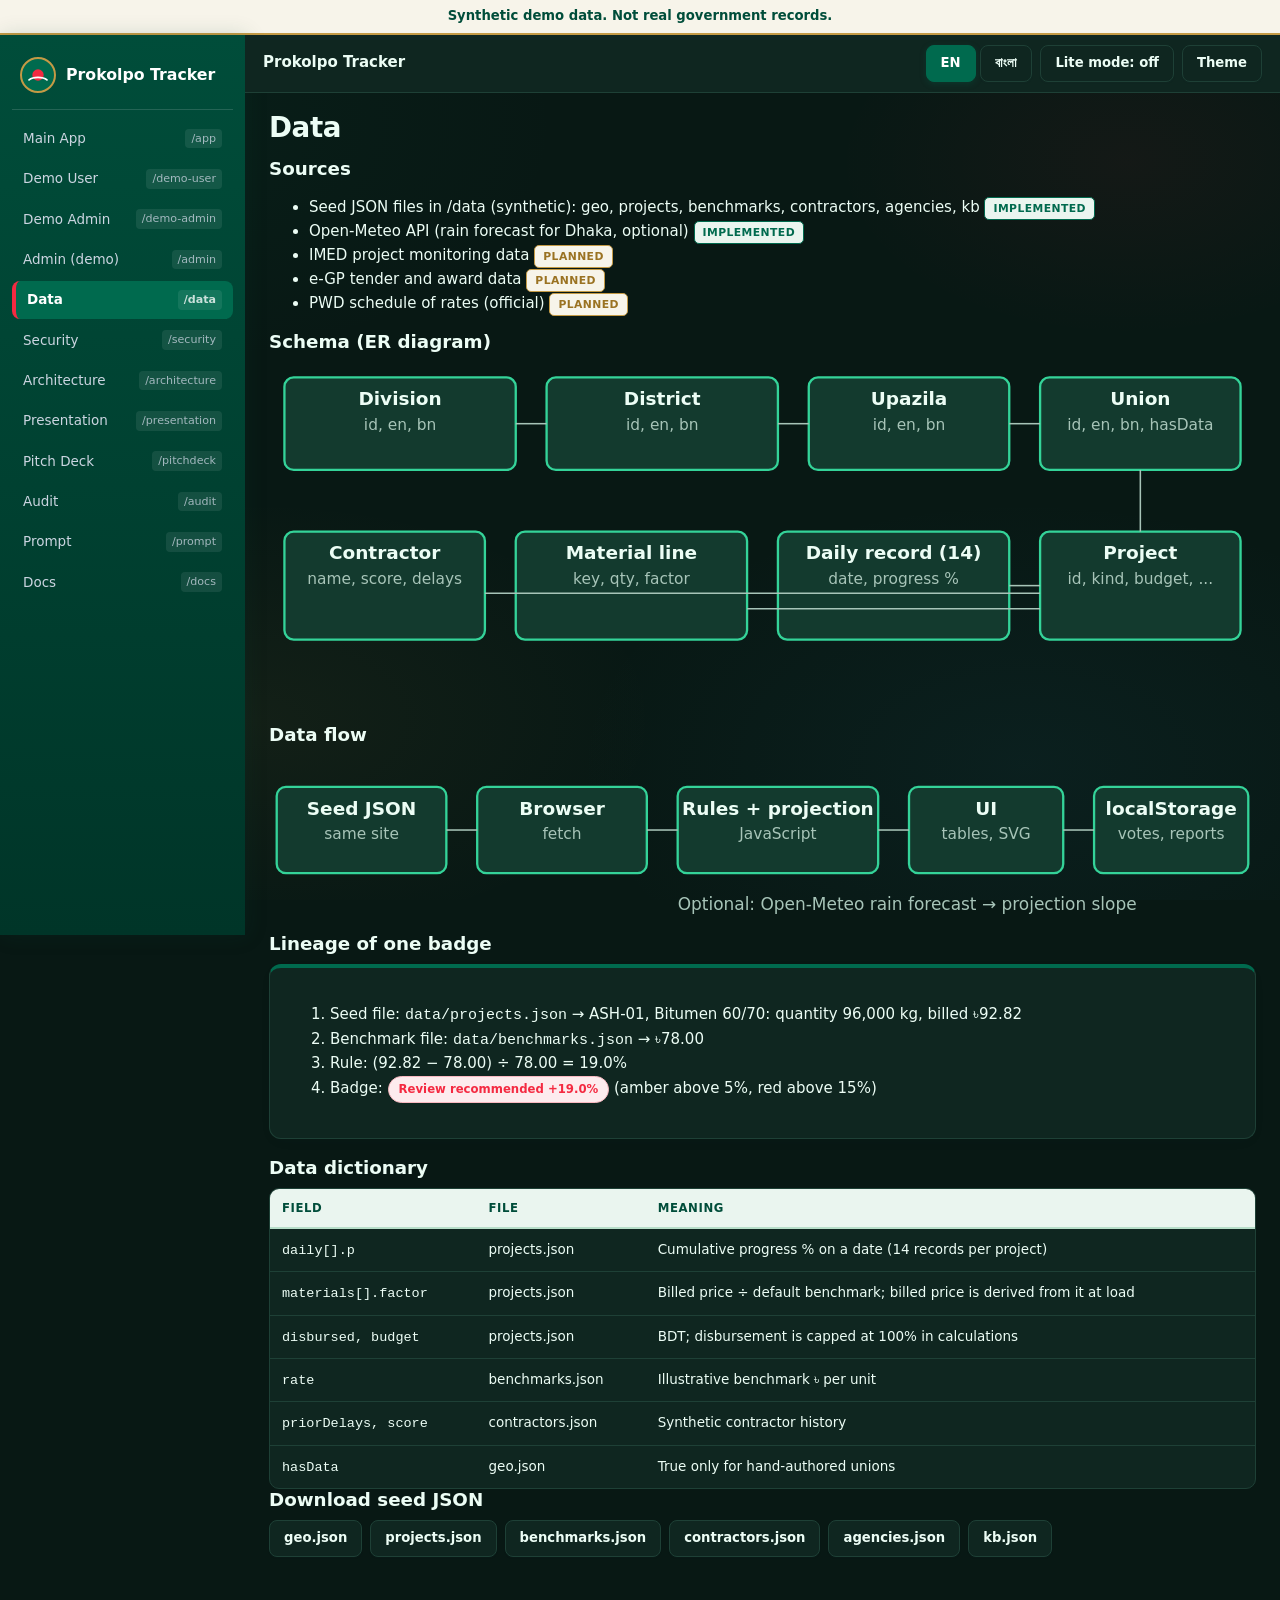
<file: data/index.html>
<!doctype html>
<html lang="en"><head><meta charset="utf-8"><meta name="viewport" content="width=device-width,initial-scale=1">
<title>Data · Prokolpo Tracker</title><meta name="description" content="Honest data architecture: what is real, what is planned, schema, data flow, lineage and downloadable seed JSON.">
<meta http-equiv="Content-Security-Policy" content="default-src 'none'; script-src 'self'; style-src 'self' 'unsafe-inline'; img-src 'self' data:; connect-src 'self' https://api.open-meteo.com; base-uri 'none'; form-action 'none'">
<link rel="stylesheet" href="../assets/style.css"></head>
<body data-page="data"><a class="skip" href="#main" data-bn="মূল কনটেন্টে যান">Skip to content</a>
<div class="demo-banner" role="note"><span data-bn="কৃত্রিম ডেমো ডেটা। প্রকৃত সরকারি রেকর্ড নয়।">Synthetic demo data. Not real government records.</span></div>
<div class="shell"><nav class="rail" id="rail" aria-label="Routes"><div class="brand" data-bn="প্রকল্প ট্র্যাকার">Prokolpo Tracker</div><a href="../app/"><span data-bn="মূল অ্যাপ">Main App</span><small>/app</small></a><a href="../demo-user/"><span data-bn="ডেমো ইউজার">Demo User</span><small>/demo-user</small></a><a href="../demo-admin/"><span data-bn="ডেমো অ্যাডমিন">Demo Admin</span><small>/demo-admin</small></a><a href="../admin/"><span data-bn="অ্যাডমিন (ডেমো)">Admin (demo)</span><small>/admin</small></a><a href="../data/" aria-current="page"><span data-bn="ডেটা">Data</span><small>/data</small></a><a href="../security/"><span data-bn="নিরাপত্তা">Security</span><small>/security</small></a><a href="../architecture/"><span data-bn="আর্কিটেকচার">Architecture</span><small>/architecture</small></a><a href="../presentation/"><span data-bn="উপস্থাপনা">Presentation</span><small>/presentation</small></a><a href="../pitchdeck/"><span data-bn="পিচ ডেক">Pitch Deck</span><small>/pitchdeck</small></a><a href="../audit/"><span data-bn="অডিট">Audit</span><small>/audit</small></a><a href="../prompt/"><span data-bn="প্রম্পট">Prompt</span><small>/prompt</small></a><a href="../docs/"><span data-bn="ডকস">Docs</span><small>/docs</small></a></nav>
<div style="min-width:0"><div class="top"><button class="btn menu-btn" id="menu-btn" aria-label="Menu">☰</button><span class="b" data-bn="প্রকল্প ট্র্যাকার">Prokolpo Tracker</span><span class="sp"></span>
<div role="group" aria-label="Language"><button class="btn on" data-set-lang="en" aria-pressed="true">EN</button> <button class="btn" data-set-lang="bn" aria-pressed="false">বাংলা</button></div>
<button class="btn" id="lite-btn" aria-pressed="false">Lite mode</button><button class="btn" id="theme-btn" aria-label="Theme" data-bn="থিম">Theme</button></div>
<main id="main" tabindex="-1"><h1 data-bn="ডেটা">Data</h1>
<h2 data-bn="উৎস">Sources</h2><ul><li class="feat"><span data-bn="সিড ডেটা ফাইল /data ফোল্ডারে (কৃত্রিম): ভূগোল, প্রকল্প, বেঞ্চমার্ক, ঠিকাদার, সংস্থা, জ্ঞানভান্ডার">Seed JSON files in /data (synthetic): geo, projects, benchmarks, contractors, agencies, kb</span> <span class="tag implemented" data-bn="বাস্তবায়িত">Implemented</span></li><li class="feat"><span data-bn="ওপেন-মেটিও এপিআই (ঢাকার বৃষ্টির পূর্বাভাস, ঐচ্ছিক)">Open-Meteo API (rain forecast for Dhaka, optional)</span> <span class="tag implemented" data-bn="বাস্তবায়িত">Implemented</span></li><li class="feat"><span data-bn="আইএমইডি প্রকল্প পর্যবেক্ষণ ডেটা">IMED project monitoring data</span> <span class="tag planned" data-bn="পরিকল্পিত">Planned</span></li><li class="feat"><span data-bn="ই-জিপি দরপত্র ও কার্যাদেশ ডেটা">e-GP tender and award data</span> <span class="tag planned" data-bn="পরিকল্পিত">Planned</span></li><li class="feat"><span data-bn="পিডব্লিউডি রেট শিডিউল (সরকারি)">PWD schedule of rates (official)</span> <span class="tag planned" data-bn="পরিকল্পিত">Planned</span></li></ul><h2 data-bn="স্কিমা (ইআর ডায়াগ্রাম)">Schema (ER diagram)</h2><div class="svgwrap"><div class="svg-slot"><template><svg viewBox="0 0 640 230" width="100%" role="img" aria-label="ER diagram"><rect x="10" y="10" width="150" height="60" rx="6" fill="var(--emsoft)" stroke="var(--em)" stroke-width="1.5"/><text x="85.0" y="28" text-anchor="middle" font-size="12" font-weight="700" fill="var(--ink)" data-bn="বিভাগ">Division</text><text x="85.0" y="44" text-anchor="middle" font-size="10" fill="var(--mute)" data-bn="আইডি, ইংরেজি ও বাংলা নাম">id, en, bn</text><rect x="180" y="10" width="150" height="60" rx="6" fill="var(--emsoft)" stroke="var(--em)" stroke-width="1.5"/><text x="255.0" y="28" text-anchor="middle" font-size="12" font-weight="700" fill="var(--ink)" data-bn="জেলা">District</text><text x="255.0" y="44" text-anchor="middle" font-size="10" fill="var(--mute)" data-bn="আইডি, ইংরেজি ও বাংলা নাম">id, en, bn</text><rect x="350" y="10" width="130" height="60" rx="6" fill="var(--emsoft)" stroke="var(--em)" stroke-width="1.5"/><text x="415.0" y="28" text-anchor="middle" font-size="12" font-weight="700" fill="var(--ink)" data-bn="উপজেলা">Upazila</text><text x="415.0" y="44" text-anchor="middle" font-size="10" fill="var(--mute)" data-bn="আইডি, ইংরেজি ও বাংলা নাম">id, en, bn</text><rect x="500" y="10" width="130" height="60" rx="6" fill="var(--emsoft)" stroke="var(--em)" stroke-width="1.5"/><text x="565.0" y="28" text-anchor="middle" font-size="12" font-weight="700" fill="var(--ink)" data-bn="ইউনিয়ন">Union</text><text x="565.0" y="44" text-anchor="middle" font-size="10" fill="var(--mute)" data-bn="আইডি, নাম, ডেটা আছে কিনা">id, en, bn, hasData</text><rect x="500" y="110" width="130" height="70" rx="6" fill="var(--emsoft)" stroke="var(--em)" stroke-width="1.5"/><text x="565.0" y="128" text-anchor="middle" font-size="12" font-weight="700" fill="var(--ink)" data-bn="প্রকল্প">Project</text><text x="565.0" y="144" text-anchor="middle" font-size="10" fill="var(--mute)" data-bn="আইডি, ধরন, বাজেট, ...">id, kind, budget, ...</text><rect x="330" y="110" width="150" height="70" rx="6" fill="var(--emsoft)" stroke="var(--em)" stroke-width="1.5"/><text x="405.0" y="128" text-anchor="middle" font-size="12" font-weight="700" fill="var(--ink)" data-bn="দৈনিক রেকর্ড (১৪)">Daily record (14)</text><text x="405.0" y="144" text-anchor="middle" font-size="10" fill="var(--mute)" data-bn="তারিখ, অগ্রগতি %">date, progress %</text><rect x="160" y="110" width="150" height="70" rx="6" fill="var(--emsoft)" stroke="var(--em)" stroke-width="1.5"/><text x="235.0" y="128" text-anchor="middle" font-size="12" font-weight="700" fill="var(--ink)" data-bn="উপকরণ লাইন">Material line</text><text x="235.0" y="144" text-anchor="middle" font-size="10" fill="var(--mute)" data-bn="উপকরণ, পরিমাণ, গুণক">key, qty, factor</text><rect x="10" y="110" width="130" height="70" rx="6" fill="var(--emsoft)" stroke="var(--em)" stroke-width="1.5"/><text x="75.0" y="128" text-anchor="middle" font-size="12" font-weight="700" fill="var(--ink)" data-bn="ঠিকাদার">Contractor</text><text x="75.0" y="144" text-anchor="middle" font-size="10" fill="var(--mute)" data-bn="নাম, স্কোর, বিলম্ব">name, score, delays</text><line x1="160" y1="40" x2="180" y2="40" stroke="var(--mute)"/><line x1="330" y1="40" x2="350" y2="40" stroke="var(--mute)"/><line x1="480" y1="40" x2="500" y2="40" stroke="var(--mute)"/><line x1="565" y1="70" x2="565" y2="110" stroke="var(--mute)"/><line x1="500" y1="145" x2="480" y2="145" stroke="var(--mute)"/><line x1="500" y1="160" x2="310" y2="160" stroke="var(--mute)"/><line x1="500" y1="150" x2="140" y2="150" stroke="var(--mute)"/></svg></template></div><div class="svg-alt"><p data-bn="বিভাগ → জেলা → উপজেলা → ইউনিয়ন → প্রকল্প → দৈনিক রেকর্ড, উপকরণ লাইন, ঠিকাদার।">Division → District → Upazila → Union → Project → Daily record, Material line, Contractor.</p></div></div><h2 data-bn="ডেটা প্রবাহ">Data flow</h2><div class="svgwrap"><div class="svg-slot"><template><svg viewBox="0 0 640 110" width="100%" role="img" aria-label="Data flow"><rect x="5" y="20" width="110" height="56" rx="6" fill="var(--emsoft)" stroke="var(--em)" stroke-width="1.5"/><text x="60.0" y="38" text-anchor="middle" font-size="12" font-weight="700" fill="var(--ink)" data-bn="সিড ডেটা ফাইল">Seed JSON</text><text x="60.0" y="54" text-anchor="middle" font-size="10" fill="var(--mute)" data-bn="একই সাইট">same site</text><rect x="135" y="20" width="110" height="56" rx="6" fill="var(--emsoft)" stroke="var(--em)" stroke-width="1.5"/><text x="190.0" y="38" text-anchor="middle" font-size="12" font-weight="700" fill="var(--ink)" data-bn="ব্রাউজার">Browser</text><text x="190.0" y="54" text-anchor="middle" font-size="10" fill="var(--mute)" data-bn="আনা">fetch</text><rect x="265" y="20" width="130" height="56" rx="6" fill="var(--emsoft)" stroke="var(--em)" stroke-width="1.5"/><text x="330.0" y="38" text-anchor="middle" font-size="12" font-weight="700" fill="var(--ink)" data-bn="নিয়ম + প্রক্ষেপণ">Rules + projection</text><text x="330.0" y="54" text-anchor="middle" font-size="10" fill="var(--mute)" data-bn="জাভাস্ক্রিপ্ট">JavaScript</text><rect x="415" y="20" width="100" height="56" rx="6" fill="var(--emsoft)" stroke="var(--em)" stroke-width="1.5"/><text x="465.0" y="38" text-anchor="middle" font-size="12" font-weight="700" fill="var(--ink)" data-bn="ইন্টারফেস">UI</text><text x="465.0" y="54" text-anchor="middle" font-size="10" fill="var(--mute)" data-bn="টেবিল, এসভিজি">tables, SVG</text><rect x="535" y="20" width="100" height="56" rx="6" fill="var(--emsoft)" stroke="var(--em)" stroke-width="1.5"/><text x="585.0" y="38" text-anchor="middle" font-size="12" font-weight="700" fill="var(--ink)" data-bn="লোকাল স্টোরেজ">localStorage</text><text x="585.0" y="54" text-anchor="middle" font-size="10" fill="var(--mute)" data-bn="ভোট, রিপোর্ট">votes, reports</text><line x1="115" y1="48" x2="135" y2="48" stroke="var(--mute)" marker-end="url(#a)"/><line x1="245" y1="48" x2="265" y2="48" stroke="var(--mute)" marker-end="url(#a)"/><line x1="395" y1="48" x2="415" y2="48" stroke="var(--mute)" marker-end="url(#a)"/><line x1="515" y1="48" x2="535" y2="48" stroke="var(--mute)" marker-end="url(#a)"/><text x="265" y="100" font-size="11" fill="var(--mute)" data-bn="ঐচ্ছিক: ওপেন-মেটিও বৃষ্টির পূর্বাভাস → প্রক্ষেপণ ঢাল">Optional: Open-Meteo rain forecast → projection slope</text></svg></template></div><div class="svg-alt"><p data-bn="সিড ডেটা ফাইল → ব্রাউজার → নিয়ম ইঞ্জিন ও প্রক্ষেপণ → ইন্টারফেস → লোকাল স্টোরেজ।">Seed JSON → browser → rules engine and projection → UI → localStorage.</p></div></div><h2 data-bn="একটি ব্যাজের লিনিয়েজ">Lineage of one badge</h2><div class="card" id="lineage"></div><h2 data-bn="ডেটা অভিধান">Data dictionary</h2><div class="tw"><table><thead><tr><th data-bn="ফিল্ড">Field</th><th data-bn="ফাইল">File</th><th data-bn="অর্থ">Meaning</th></tr></thead><tbody><tr><td><code>daily[].p</code></td><td>projects.json</td><td data-bn="একটি তারিখে ক্রমযোজিত অগ্রগতি % (প্রতি প্রকল্পে ১৪টি রেকর্ড)">Cumulative progress % on a date (14 records per project)</td></tr><tr><td><code>materials[].factor</code></td><td>projects.json</td><td data-bn="বিলকৃত মূল্য ÷ ডিফল্ট বেঞ্চমার্ক; বিলকৃত মূল্য লোডের সময় এ থেকে নির্ণীত">Billed price ÷ default benchmark; billed price is derived from it at load</td></tr><tr><td><code>disbursed, budget</code></td><td>projects.json</td><td data-bn="টাকা; গণনায় ছাড় ১০০% এ সীমাবদ্ধ">BDT; disbursement is capped at 100% in calculations</td></tr><tr><td><code>rate</code></td><td>benchmarks.json</td><td data-bn="উদাহরণমূলক বেঞ্চমার্ক ৳ প্রতি একক">Illustrative benchmark ৳ per unit</td></tr><tr><td><code>priorDelays, score</code></td><td>contractors.json</td><td data-bn="কৃত্রিম ঠিকাদার ইতিহাস">Synthetic contractor history</td></tr><tr><td><code>hasData</code></td><td>geo.json</td><td data-bn="শুধু হাতে লেখা ইউনিয়নের জন্য সত্য">True only for hand-authored unions</td></tr></tbody></table></div><h2 data-bn="সিড জেএসওএন ডাউনলোড">Download seed JSON</h2><div class="row"><button class="btn" data-dl="geo">geo.json</button><button class="btn" data-dl="projects">projects.json</button><button class="btn" data-dl="benchmarks">benchmarks.json</button><button class="btn" data-dl="contractors">contractors.json</button><button class="btn" data-dl="agencies">agencies.json</button><button class="btn" data-dl="kb">kb.json</button></div>
<noscript><p class="noscript-note">JavaScript is needed for interactive features. The text and tables on this page are readable without it.</p></noscript></main></div></div>
<script type="module" src="../assets/pages2.js"></script></body></html>
</file>
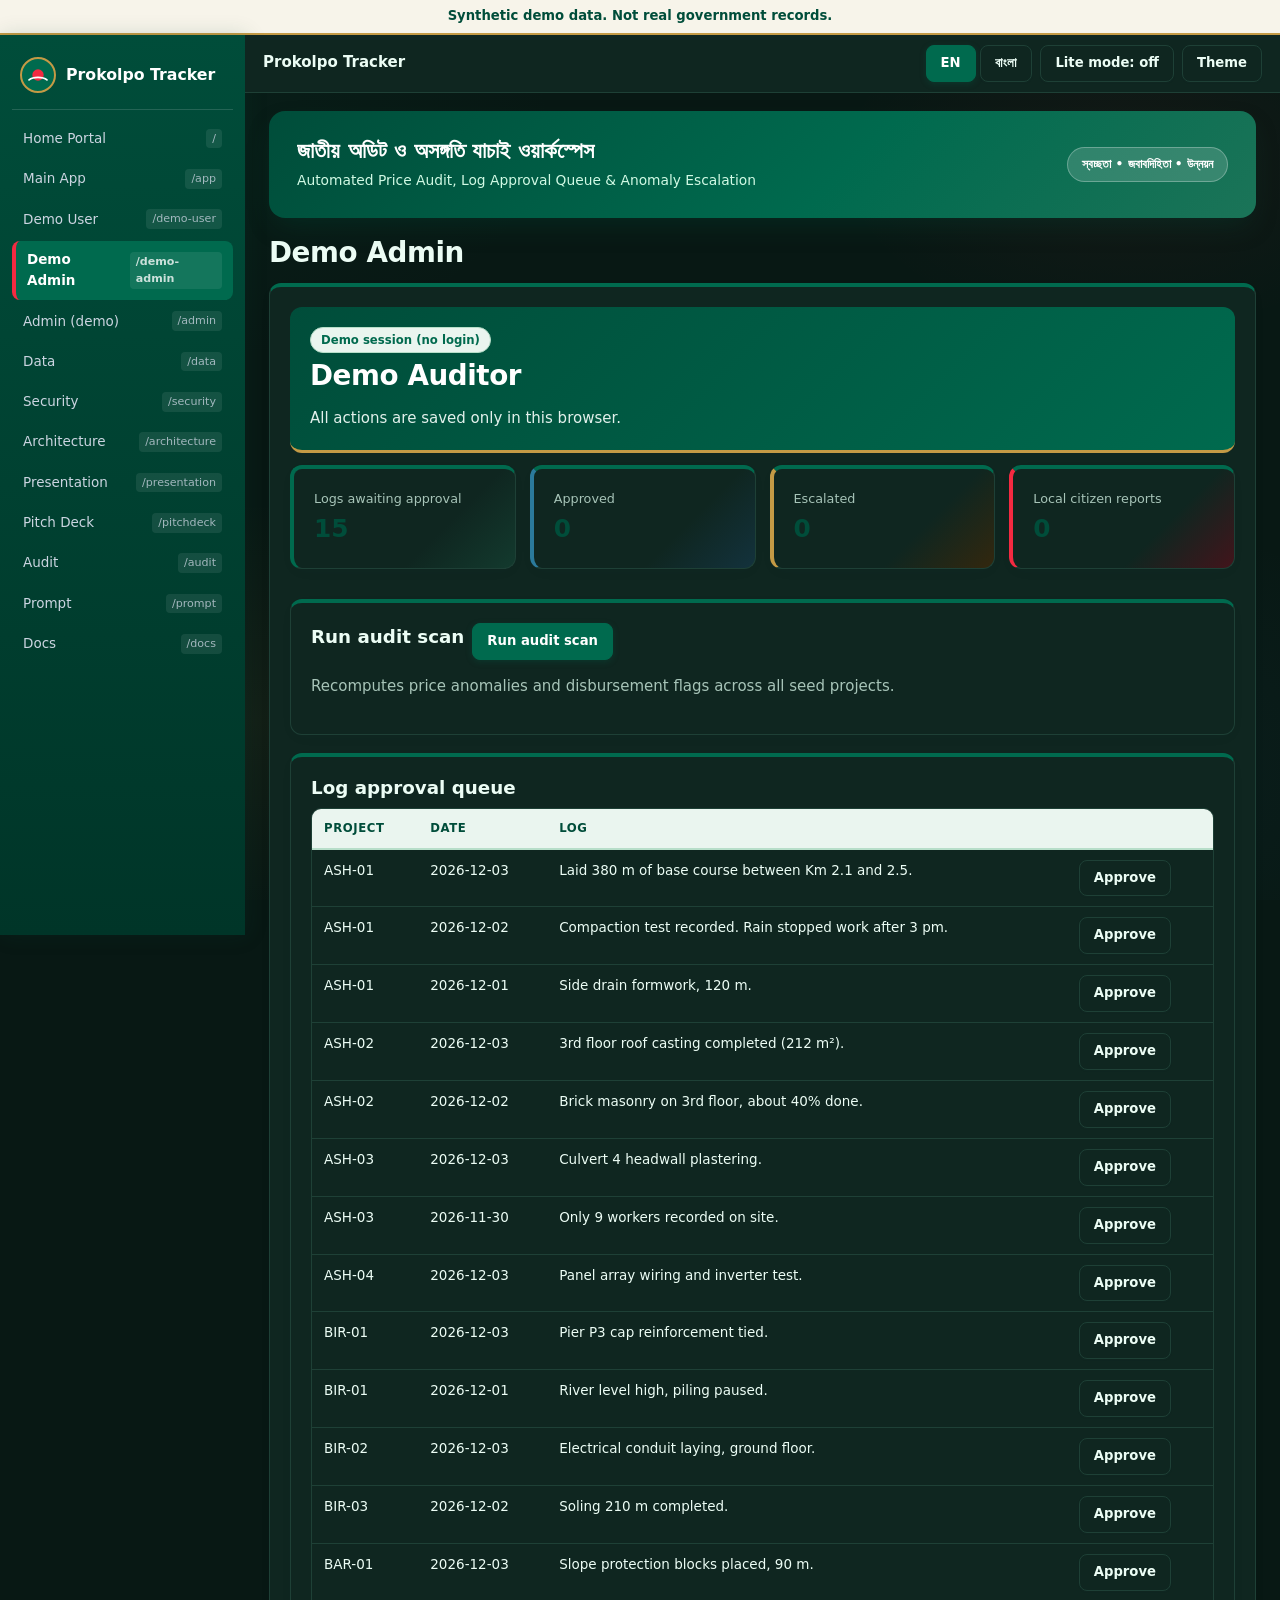
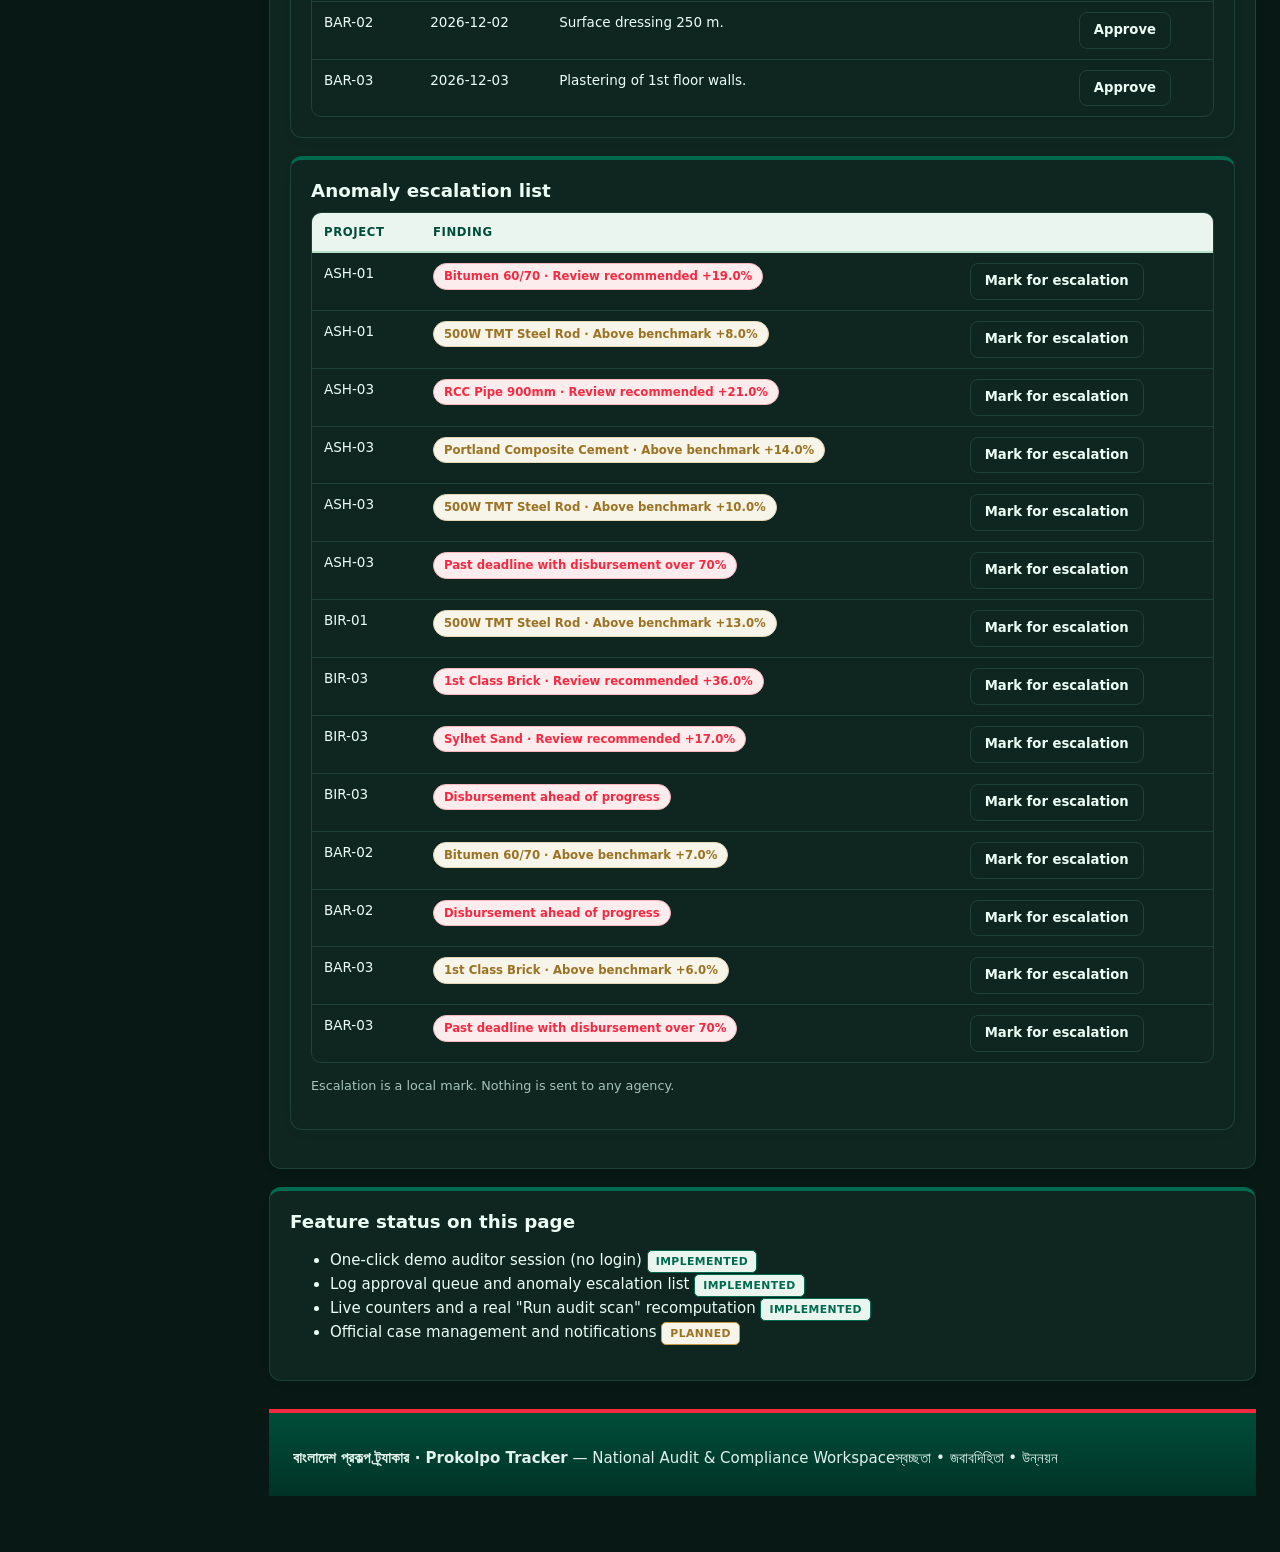
<file: demo-admin/index.html>
<!doctype html>
<html lang="en"><head><meta charset="utf-8"><meta name="viewport" content="width=device-width,initial-scale=1">
<title>ডেমো অ্যাডমিন · বাংলাদেশ প্রকল্প ট্র্যাকার</title><meta name="description" content="One-click demo auditor session with log approval queue, anomaly escalation list and a real audit scan.">
<meta http-equiv="Content-Security-Policy" content="default-src 'none'; script-src 'self'; style-src 'self' 'unsafe-inline'; img-src 'self' data:; connect-src 'self' https://api.open-meteo.com; base-uri 'none'; form-action 'none'">
<link rel="stylesheet" href="../assets/style.css"></head>
<body data-page="demo-admin"><a class="skip" href="#main" data-bn="মূল কনটেন্টে যান">Skip to content</a>
<div class="demo-banner" role="note"><span data-bn="কৃত্রিম ডেমো ডেটা। প্রকৃত সরকারি রেকর্ড নয়।">Synthetic demo data. Not real government records.</span></div>
<div class="shell"><nav class="rail" id="rail" aria-label="Routes"><div class="brand" data-bn="প্রকল্প ট্র্যাকার">Prokolpo Tracker</div><a href="../"><span data-bn="হোম পোর্টাল">Home Portal</span><small>/</small></a><a href="../app/"><span data-bn="মূল অ্যাপ">Main App</span><small>/app</small></a><a href="../demo-user/"><span data-bn="ডেমো ইউজার">Demo User</span><small>/demo-user</small></a><a href="../demo-admin/" aria-current="page"><span data-bn="ডেমো অ্যাডমিন">Demo Admin</span><small>/demo-admin</small></a><a href="../admin/"><span data-bn="অ্যাডমিন (ডেমো)">Admin (demo)</span><small>/admin</small></a><a href="../data/"><span data-bn="ডেটা">Data</span><small>/data</small></a><a href="../security/"><span data-bn="নিরাপত্তা">Security</span><small>/security</small></a><a href="../architecture/"><span data-bn="আর্কিটেকচার">Architecture</span><small>/architecture</small></a><a href="../presentation/"><span data-bn="উপস্থাপনা">Presentation</span><small>/presentation</small></a><a href="../pitchdeck/"><span data-bn="পিচ ডেক">Pitch Deck</span><small>/pitchdeck</small></a><a href="../audit/"><span data-bn="অডিট">Audit</span><small>/audit</small></a><a href="../prompt/"><span data-bn="প্রম্পট">Prompt</span><small>/prompt</small></a><a href="../docs/"><span data-bn="ডকস">Docs</span><small>/docs</small></a></nav>
<div style="min-width:0"><div class="top"><button class="btn menu-btn" id="menu-btn" aria-label="Menu">☰</button><span class="b" data-bn="বাংলাদেশ প্রকল্প ট্র্যাকার">Prokolpo Tracker</span><span class="sp"></span>
<div role="group" aria-label="Language"><button class="btn on" data-set-lang="en" aria-pressed="true">EN</button> <button class="btn" data-set-lang="bn" aria-pressed="false">বাংলা</button></div>
<button class="btn" id="lite-btn" aria-pressed="false">Lite mode</button><button class="btn" id="theme-btn" aria-label="Theme" data-bn="থিম">Theme</button></div>
<main id="main" tabindex="-1">
<div class="bd-portal-hero"><div><h2 data-bn="জাতীয় অডিট ও অসঙ্গতি যাচাই ওয়ার্কস্পেস">জাতীয় অডিট ও অসঙ্গতি যাচাই ওয়ার্কস্পেস</h2><p data-bn="প্রকল্পের দৈনিক লগ অনুমোদন, মূল্য অসঙ্গতি এস্কেলেশন ও লাইভ অডিট স্ক্যান">Automated Price Audit, Log Approval Queue &amp; Anomaly Escalation</p></div><span class="bd-motto-pill">স্বচ্ছতা • জবাবদিহিতা • উন্নয়ন</span></div>
<h1 data-bn="ডেমো অ্যাডমিন">Demo Admin</h1>
<div id="page-root" class="card"><p data-bn="এক ক্লিকে অডিটর সেশন (লগইন নেই)। এতে লগ অনুমোদন কিউ, অসঙ্গতি এস্কেলেশন তালিকা, লাইভ কাউন্টার এবং অডিট স্ক্যান বাটন আছে, যা সব সিড প্রকল্পে মূল্য অসঙ্গতি ও ছাড়ের লাল ফ্ল্যাগ আবার গণনা করে। অ্যাকশন শুধু এই ব্রাউজারে সংরক্ষিত।">One click opens an auditor session (no login). It shows a log approval queue, an anomaly escalation list, counters that update live as you act, and a Run audit scan button that recomputes price anomalies and disbursement red flags across every seed project. Actions are saved only in this browser.</p><h3 data-bn="নমুনা লগ অনুমোদন কিউ">Sample log approval queue</h3><div class="tw"><table><thead><tr><th data-bn="প্রকল্প">Project</th><th data-bn="লগ">Log</th></tr></thead><tbody><tr><td><span class="pill info">ASH-01</span></td><td><span data-bn="কিমি ২.১–২.৫ এ ৩৮০ মিটার বেস কোর্স স্থাপন।">Laid 380 m of base course between Km 2.1 and 2.5.</span></td></tr><tr><td><span class="pill info">ASH-01</span></td><td><span data-bn="কম্প্যাকশন টেস্ট নথিভুক্ত। বিকাল ৩টার পর বৃষ্টিতে কাজ বন্ধ।">Compaction test recorded. Rain stopped work after 3 pm.</span></td></tr><tr><td><span class="pill info">ASH-01</span></td><td><span data-bn="পাশের ড্রেনের ফর্মওয়ার্ক ১২০ মি.">Side drain formwork, 120 m.</span></td></tr><tr><td><span class="pill info">ASH-02</span></td><td><span data-bn="৩য় তলার ছাদ ঢালাই সম্পন্ন (২১২ বর্গমি.)।">3rd floor roof casting completed (212 m²).</span></td></tr><tr><td><span class="pill info">ASH-02</span></td><td><span data-bn="৩য় তলায় ইটের গাঁথুনি প্রায় ৪০% সম্পন্ন।">Brick masonry on 3rd floor, about 40% done.</span></td></tr><tr><td><span class="pill info">ASH-03</span></td><td><span data-bn="কালভার্ট ৪ এর হেডওয়াল প্লাস্টার।">Culvert 4 headwall plastering.</span></td></tr></tbody></table></div><h3 style="margin-top:16px" data-bn="নমুনা অসঙ্গতি এস্কেলেশন তালিকা">Sample anomaly escalation list</h3><div class="tw"><table><thead><tr><th data-bn="প্রকল্প">Project</th><th data-bn="ফলাফল (পরামর্শমূলক)">Finding (advisory)</th></tr></thead><tbody><tr><td><span class="pill info">ASH-01</span></td><td><span class="pill warn" data-bn="বেঞ্চমার্কের উপরে আইটেম আছে">Above benchmark items present</span></td></tr><tr><td><span class="pill info">ASH-03</span></td><td><span class="pill warn" data-bn="বেঞ্চমার্কের উপরে আইটেম আছে">Above benchmark items present</span></td></tr><tr><td><span class="pill info">BIR-01</span></td><td><span class="pill warn" data-bn="বেঞ্চমার্কের উপরে আইটেম আছে">Above benchmark items present</span></td></tr><tr><td><span class="pill info">BIR-03</span></td><td><span class="pill bad" data-bn="অগ্রগতির চেয়ে ছাড় বেশি">Disbursement ahead of progress</span></td></tr><tr><td><span class="pill info">BAR-02</span></td><td><span class="pill bad" data-bn="অগ্রগতির চেয়ে ছাড় বেশি">Disbursement ahead of progress</span></td></tr><tr><td><span class="pill info">BAR-03</span></td><td><span class="pill warn" data-bn="বেঞ্চমার্কের উপরে আইটেম আছে">Above benchmark items present</span></td></tr></tbody></table></div><p class="sm mute" style="margin-top:10px" data-bn="এখানকার অনুমোদন ও এস্কেলেশন localStorage-এ ডেমো অবস্থা, সরকারি পদক্ষেপ নয়।">Approvals and escalations here are demo state in localStorage, not official actions.</p></div>
<noscript><p class="noscript-note">JavaScript is needed for interactive features. The text and tables on this page are readable without it.</p></noscript><section class="card" id="feat-status" style="margin-top:16px"><h2 data-bn="এই পেজের ফিচার ও অবস্থা">Feature status on this page</h2><ul><li class="feat"><span data-bn="এক ক্লিকে ডেমো অডিটর সেশন (লগইন নেই)">One-click demo auditor session (no login)</span> <span class="tag implemented" data-bn="বাস্তবায়িত">Implemented</span></li><li class="feat"><span data-bn="লগ অনুমোদন কিউ ও অসঙ্গতি এস্কেলেশন তালিকা">Log approval queue and anomaly escalation list</span> <span class="tag implemented" data-bn="বাস্তবায়িত">Implemented</span></li><li class="feat"><span data-bn="লাইভ কাউন্টার ও প্রকৃত &quot;অডিট স্ক্যান চালান&quot; পুনর্গণনা">Live counters and a real &quot;Run audit scan&quot; recomputation</span> <span class="tag implemented" data-bn="বাস্তবায়িত">Implemented</span></li><li class="feat"><span data-bn="সরকারি কেস ম্যানেজমেন্ট ও বিজ্ঞপ্তি">Official case management and notifications</span> <span class="tag planned" data-bn="পরিকল্পিত">Planned</span></li></ul></section>
<footer class="gov-footer"><span><strong>বাংলাদেশ প্রকল্প ট্র্যাকার · Prokolpo Tracker</strong> — National Audit &amp; Compliance Workspace</span><span class="motto">স্বচ্ছতা • জবাবদিহিতা • উন্নয়ন</span></footer>
</main></div></div>
<script type="module" src="../assets/pages1.js"></script></body></html>
</file>
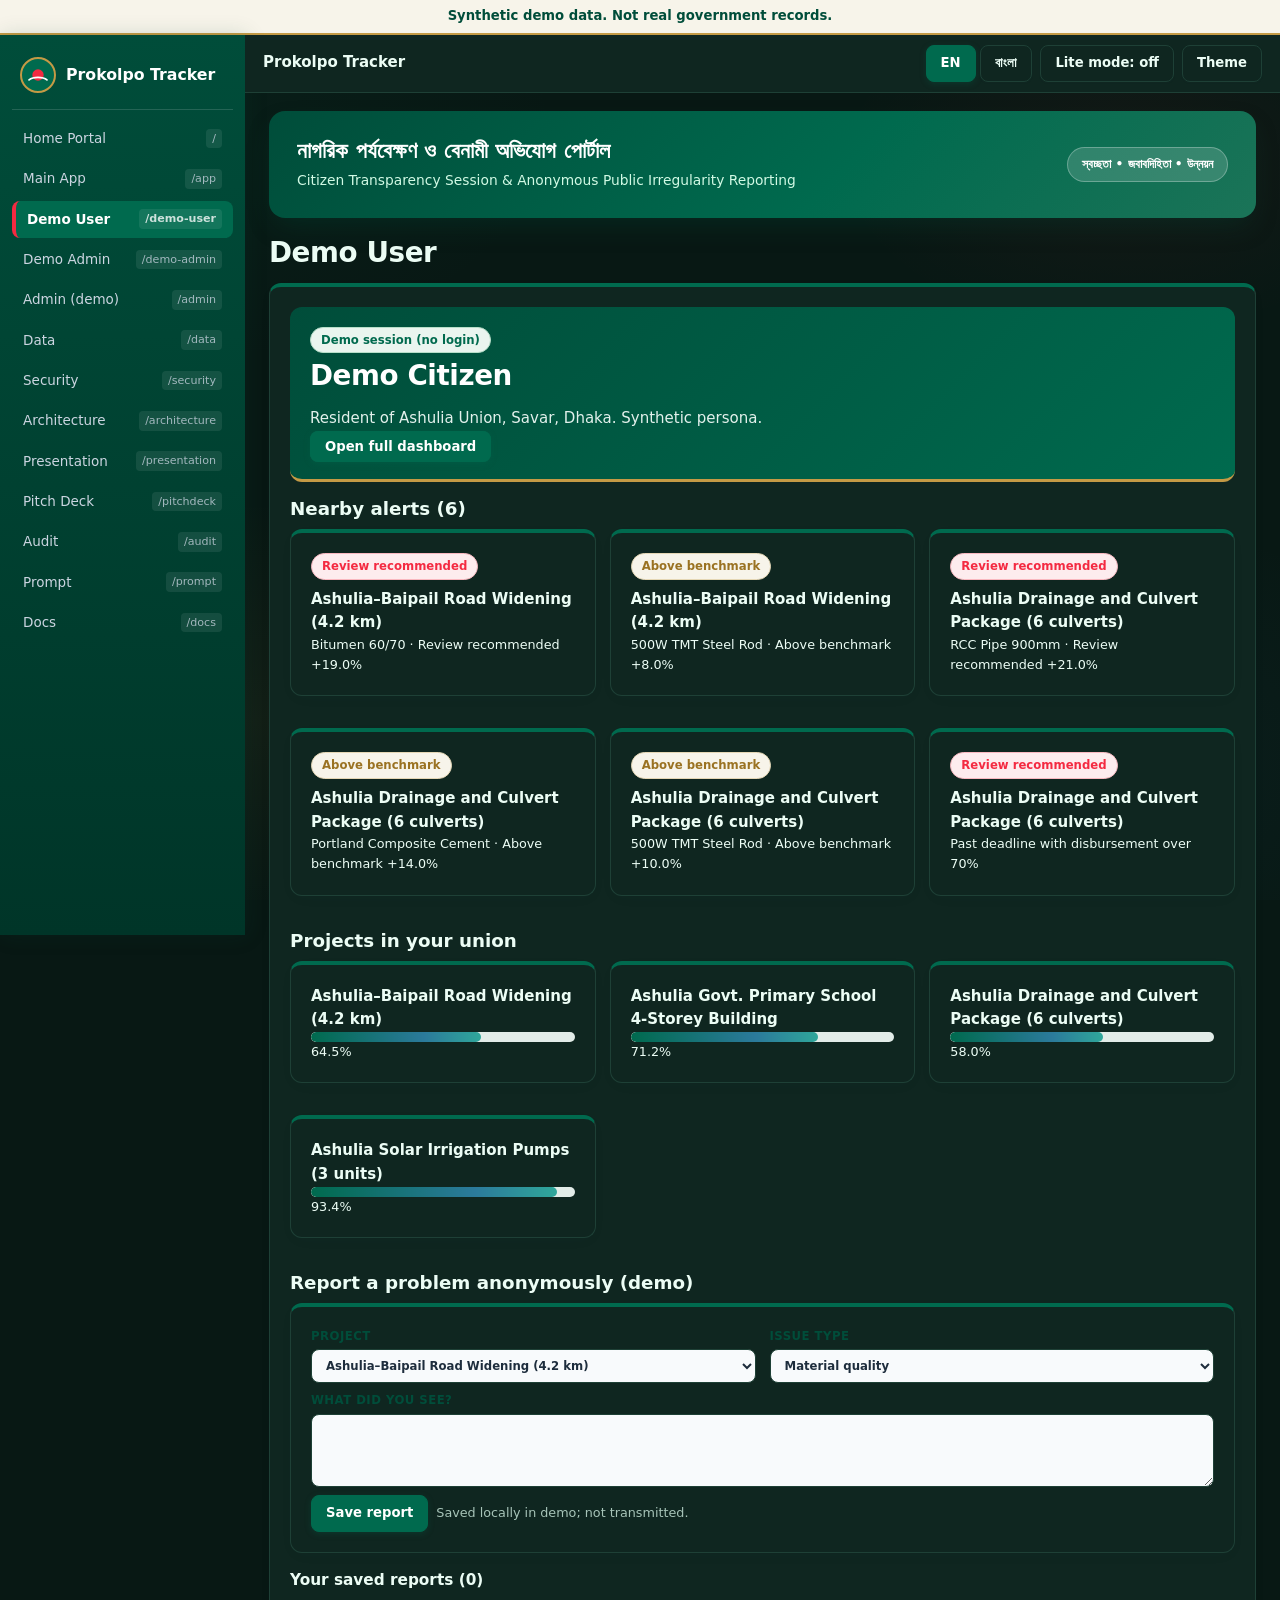
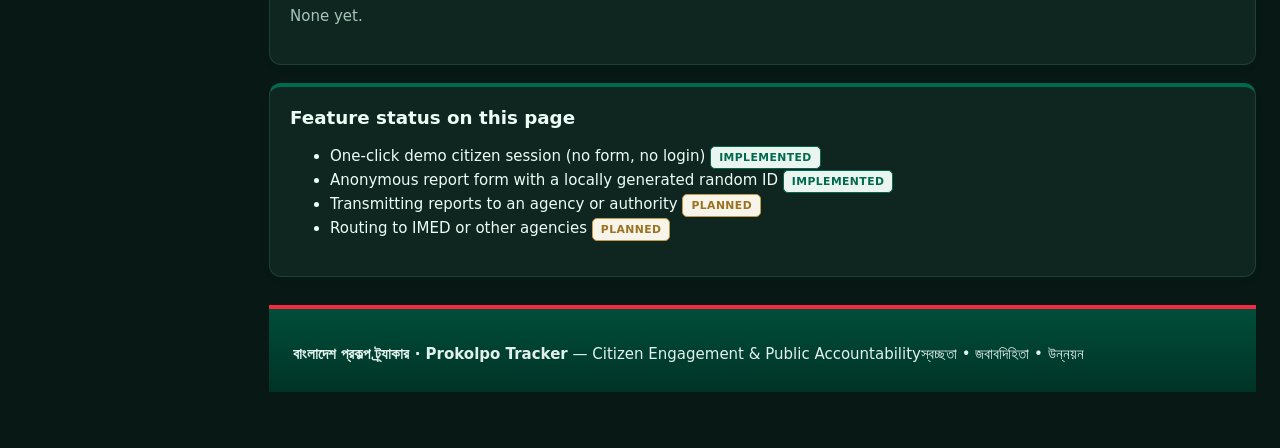
<file: demo-user/index.html>
<!doctype html>
<html lang="en"><head><meta charset="utf-8"><meta name="viewport" content="width=device-width,initial-scale=1">
<title>ডেমো ইউজার · বাংলাদেশ প্রকল্প ট্র্যাকার</title><meta name="description" content="One-click demo citizen session for Ashulia Union with alerts and an anonymous local report form.">
<meta http-equiv="Content-Security-Policy" content="default-src 'none'; script-src 'self'; style-src 'self' 'unsafe-inline'; img-src 'self' data:; connect-src 'self' https://api.open-meteo.com; base-uri 'none'; form-action 'none'">
<link rel="stylesheet" href="../assets/style.css"></head>
<body data-page="demo-user"><a class="skip" href="#main" data-bn="মূল কনটেন্টে যান">Skip to content</a>
<div class="demo-banner" role="note"><span data-bn="কৃত্রিম ডেমো ডেটা। প্রকৃত সরকারি রেকর্ড নয়।">Synthetic demo data. Not real government records.</span></div>
<div class="shell"><nav class="rail" id="rail" aria-label="Routes"><div class="brand" data-bn="প্রকল্প ট্র্যাকার">Prokolpo Tracker</div><a href="../"><span data-bn="হোম পোর্টাল">Home Portal</span><small>/</small></a><a href="../app/"><span data-bn="মূল অ্যাপ">Main App</span><small>/app</small></a><a href="../demo-user/" aria-current="page"><span data-bn="ডেমো ইউজার">Demo User</span><small>/demo-user</small></a><a href="../demo-admin/"><span data-bn="ডেমো অ্যাডমিন">Demo Admin</span><small>/demo-admin</small></a><a href="../admin/"><span data-bn="অ্যাডমিন (ডেমো)">Admin (demo)</span><small>/admin</small></a><a href="../data/"><span data-bn="ডেটা">Data</span><small>/data</small></a><a href="../security/"><span data-bn="নিরাপত্তা">Security</span><small>/security</small></a><a href="../architecture/"><span data-bn="আর্কিটেকচার">Architecture</span><small>/architecture</small></a><a href="../presentation/"><span data-bn="উপস্থাপনা">Presentation</span><small>/presentation</small></a><a href="../pitchdeck/"><span data-bn="পিচ ডেক">Pitch Deck</span><small>/pitchdeck</small></a><a href="../audit/"><span data-bn="অডিট">Audit</span><small>/audit</small></a><a href="../prompt/"><span data-bn="প্রম্পট">Prompt</span><small>/prompt</small></a><a href="../docs/"><span data-bn="ডকস">Docs</span><small>/docs</small></a></nav>
<div style="min-width:0"><div class="top"><button class="btn menu-btn" id="menu-btn" aria-label="Menu">☰</button><span class="b" data-bn="বাংলাদেশ প্রকল্প ট্র্যাকার">Prokolpo Tracker</span><span class="sp"></span>
<div role="group" aria-label="Language"><button class="btn on" data-set-lang="en" aria-pressed="true">EN</button> <button class="btn" data-set-lang="bn" aria-pressed="false">বাংলা</button></div>
<button class="btn" id="lite-btn" aria-pressed="false">Lite mode</button><button class="btn" id="theme-btn" aria-label="Theme" data-bn="থিম">Theme</button></div>
<main id="main" tabindex="-1">
<div class="bd-portal-hero"><div><h2 data-bn="নাগরিক পর্যবেক্ষণ ও বেনামী অভিযোগ পোর্টাল">নাগরিক পর্যবেক্ষণ ও বেনামী অভিযোগ পোর্টাল</h2><p data-bn="আপনার এলাকার প্রকল্পের অবস্থা দেখুন এবং সন্দেহজনক অনিয়ম জানান">Citizen Transparency Session &amp; Anonymous Public Irregularity Reporting</p></div><span class="bd-motto-pill">স্বচ্ছতা • জবাবদিহিতা • উন্নয়ন</span></div>
<h1 data-bn="ডেমো ইউজার">Demo User</h1>
<div id="page-root" class="card"><p data-bn="এক ক্লিকে প্রস্তুত নাগরিক সেশন: ডেমো সিটিজেন, আশুলিয়া ইউনিয়ন, সাভার, ঢাকা। কোনো ফর্ম বা লগইন নেই। জাভাস্ক্রিপ্ট কাছাকাছি সতর্কতা, আপনার ইউনিয়নের প্রকল্প ও বেনামী রিপোর্ট ফর্ম দেখায়।">One click opens a ready citizen session: persona Demo Citizen in Ashulia Union, Savar, Dhaka. No form and no login. JavaScript renders nearby alerts, your union projects and the anonymous report form.</p><p data-bn="বেনামী রিপোর্ট লোকালি তৈরি র‍্যান্ডম আইডি (crypto.randomUUID) এবং স্ট্যাটাস &quot;ডেমোতে লোকালি সংরক্ষিত; পাঠানো হয়নি&quot; পায়। কোনো সার্ভারে কিছু পাঠানো হয় না।">Anonymous reports get a locally generated random ID (crypto.randomUUID) and the status &quot;Saved locally in demo; not transmitted&quot;. Nothing is sent to any server.</p><h3 data-bn="নমুনা কাছাকাছি সতর্কতা (সিড ডেটা থেকে গণনা)">Sample nearby alerts (computed from seed data)</h3><div class="tw"><table><thead><tr><th data-bn="প্রকল্প আইডি">Project ID</th><th data-bn="প্রকল্প">Project</th><th data-bn="সতর্কতা (পরামর্শমূলক)">Alert (advisory)</th></tr></thead><tbody><tr><td><span class="pill info">ASH-01</span></td><td><span data-bn="আশুলিয়া–বাইপাইল সড়ক প্রশস্তকরণ (৪.২ কি.মি.)">Ashulia–Baipail Road Widening (4.2 km)</span></td><td><span class="pill warn" data-bn="২টি উপকরণ বেঞ্চমার্কের ৫% এর উপরে: পর্যালোচনা সুপারিশকৃত">2 material item(s) above 5% of benchmark: review recommended</span></td></tr><tr><td><span class="pill info">ASH-03</span></td><td><span data-bn="আশুলিয়া ড্রেনেজ ও কালভার্ট প্যাকেজ (৬টি)">Ashulia Drainage and Culvert Package (6 culverts)</span></td><td><span class="pill bad" data-bn="৩টি উপকরণ বেঞ্চমার্কের ৫% এর উপরে: পর্যালোচনা সুপারিশকৃত">3 material item(s) above 5% of benchmark: review recommended</span></td></tr></tbody></table></div><p class="sm mute" style="margin-top:10px" data-bn="এই সতর্কতাগুলো পর্যালোচনার পরামর্শ, অনিয়মের সিদ্ধান্ত নয়।">These alerts are advisory prompts for review, not findings of wrongdoing.</p><p style="margin-top:12px"><a class="btn pri" href="../app/" data-bn="অ্যাপ খুলুন">Open the app</a></p></div>
<noscript><p class="noscript-note">JavaScript is needed for interactive features. The text and tables on this page are readable without it.</p></noscript><section class="card" id="feat-status" style="margin-top:16px"><h2 data-bn="এই পেজের ফিচার ও অবস্থা">Feature status on this page</h2><ul><li class="feat"><span data-bn="এক ক্লিকে ডেমো নাগরিক সেশন (ফর্ম বা লগইন নেই)">One-click demo citizen session (no form, no login)</span> <span class="tag implemented" data-bn="বাস্তবায়িত">Implemented</span></li><li class="feat"><span data-bn="স্থানীয়ভাবে তৈরি র‍্যান্ডম আইডিসহ বেনামী রিপোর্ট ফর্ম">Anonymous report form with a locally generated random ID</span> <span class="tag implemented" data-bn="বাস্তবায়িত">Implemented</span></li><li class="feat"><span data-bn="সংস্থা বা কর্তৃপক্ষের কাছে রিপোর্ট পাঠানো">Transmitting reports to an agency or authority</span> <span class="tag planned" data-bn="পরিকল্পিত">Planned</span></li><li class="feat"><span data-bn="আইএমইডি বা অন্য সংস্থায় রাউটিং">Routing to IMED or other agencies</span> <span class="tag planned" data-bn="পরিকল্পিত">Planned</span></li></ul></section>
<footer class="gov-footer"><span><strong>বাংলাদেশ প্রকল্প ট্র্যাকার · Prokolpo Tracker</strong> — Citizen Engagement &amp; Public Accountability</span><span class="motto">স্বচ্ছতা • জবাবদিহিতা • উন্নয়ন</span></footer>
</main></div></div>
<script type="module" src="../assets/pages1.js"></script></body></html>
</file>
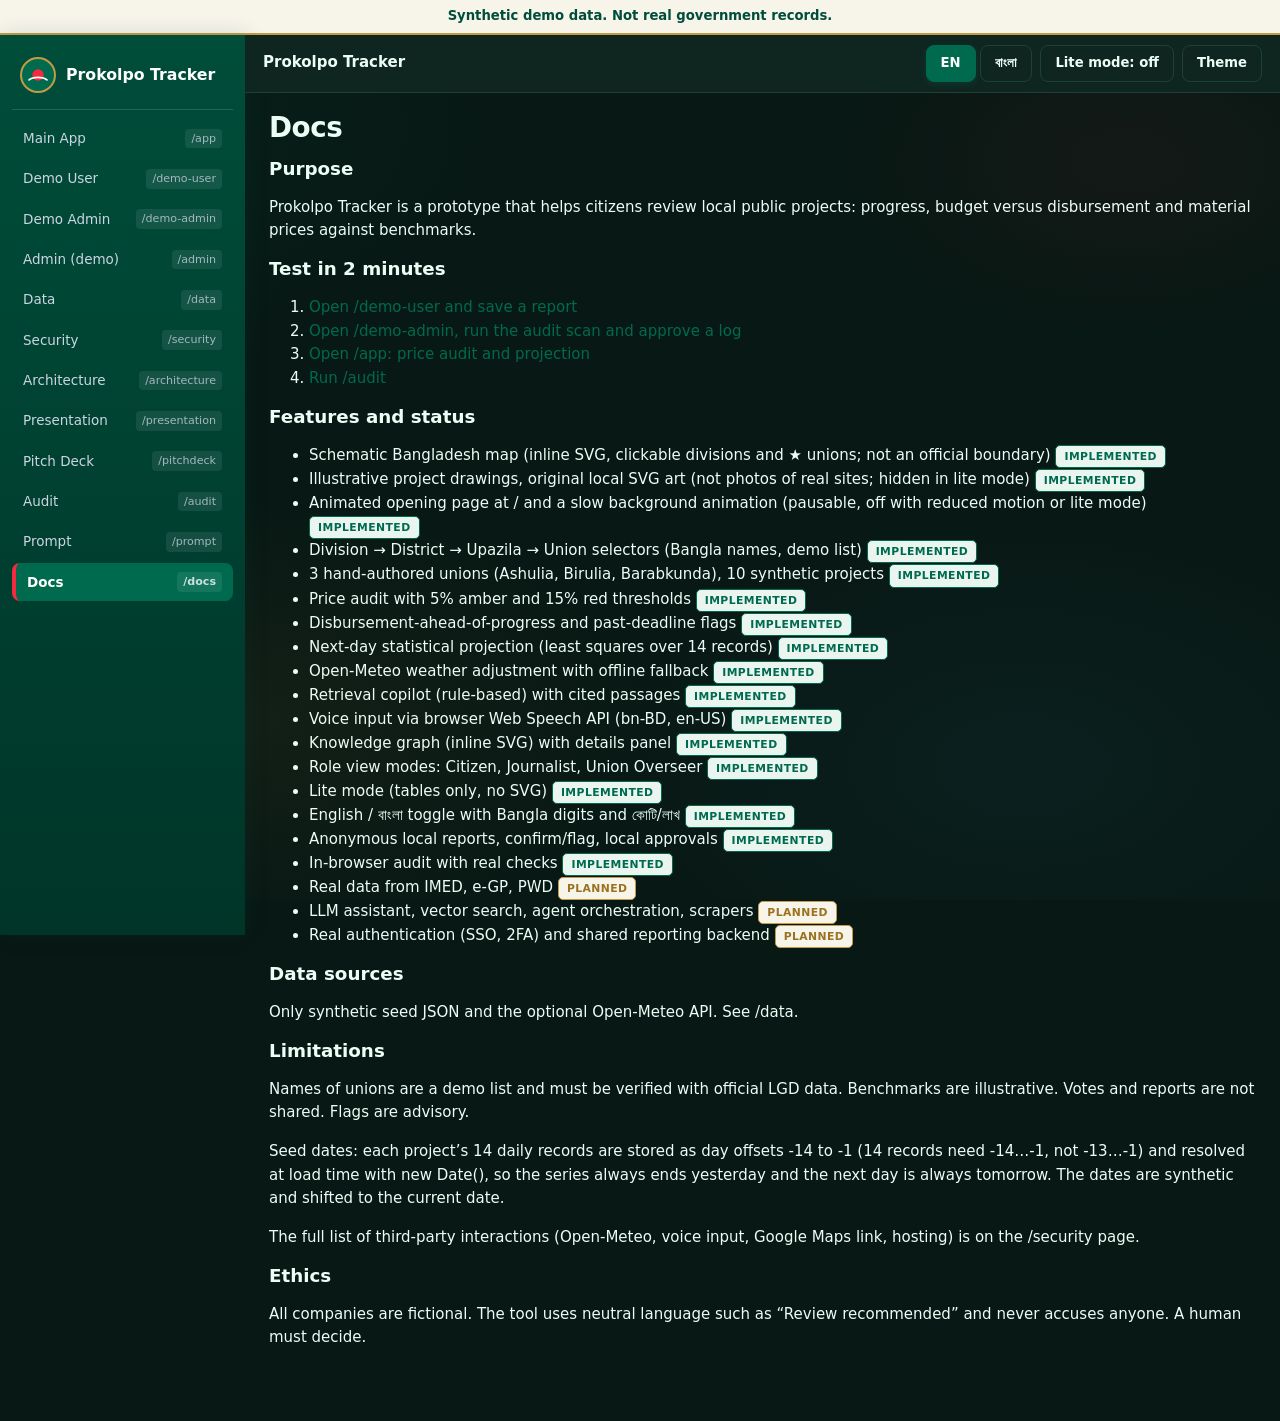
<file: docs/index.html>
<!doctype html>
<html lang="en"><head><meta charset="utf-8"><meta name="viewport" content="width=device-width,initial-scale=1">
<title>Docs · Prokolpo Tracker</title><meta name="description" content="Documentation: purpose, 2-minute test, feature status, data sources, limitations and ethics.">
<meta http-equiv="Content-Security-Policy" content="default-src 'none'; script-src 'self'; style-src 'self' 'unsafe-inline'; img-src 'self' data:; connect-src 'self' https://api.open-meteo.com; base-uri 'none'; form-action 'none'">
<link rel="stylesheet" href="../assets/style.css"></head>
<body data-page="docs"><a class="skip" href="#main" data-bn="মূল কনটেন্টে যান">Skip to content</a>
<div class="demo-banner" role="note"><span data-bn="কৃত্রিম ডেমো ডেটা। প্রকৃত সরকারি রেকর্ড নয়।">Synthetic demo data. Not real government records.</span></div>
<div class="shell"><nav class="rail" id="rail" aria-label="Routes"><div class="brand" data-bn="প্রকল্প ট্র্যাকার">Prokolpo Tracker</div><a href="../app/"><span data-bn="মূল অ্যাপ">Main App</span><small>/app</small></a><a href="../demo-user/"><span data-bn="ডেমো ইউজার">Demo User</span><small>/demo-user</small></a><a href="../demo-admin/"><span data-bn="ডেমো অ্যাডমিন">Demo Admin</span><small>/demo-admin</small></a><a href="../admin/"><span data-bn="অ্যাডমিন (ডেমো)">Admin (demo)</span><small>/admin</small></a><a href="../data/"><span data-bn="ডেটা">Data</span><small>/data</small></a><a href="../security/"><span data-bn="নিরাপত্তা">Security</span><small>/security</small></a><a href="../architecture/"><span data-bn="আর্কিটেকচার">Architecture</span><small>/architecture</small></a><a href="../presentation/"><span data-bn="উপস্থাপনা">Presentation</span><small>/presentation</small></a><a href="../pitchdeck/"><span data-bn="পিচ ডেক">Pitch Deck</span><small>/pitchdeck</small></a><a href="../audit/"><span data-bn="অডিট">Audit</span><small>/audit</small></a><a href="../prompt/"><span data-bn="প্রম্পট">Prompt</span><small>/prompt</small></a><a href="../docs/" aria-current="page"><span data-bn="ডকস">Docs</span><small>/docs</small></a></nav>
<div style="min-width:0"><div class="top"><button class="btn menu-btn" id="menu-btn" aria-label="Menu">☰</button><span class="b" data-bn="প্রকল্প ট্র্যাকার">Prokolpo Tracker</span><span class="sp"></span>
<div role="group" aria-label="Language"><button class="btn on" data-set-lang="en" aria-pressed="true">EN</button> <button class="btn" data-set-lang="bn" aria-pressed="false">বাংলা</button></div>
<button class="btn" id="lite-btn" aria-pressed="false">Lite mode</button><button class="btn" id="theme-btn" aria-label="Theme" data-bn="থিম">Theme</button></div>
<main id="main" tabindex="-1"><h1 data-bn="ডকস">Docs</h1>
<h2 data-bn="উদ্দেশ্য">Purpose</h2><p data-bn="প্রকল্প ট্র্যাকার একটি প্রোটোটাইপ, যা নাগরিকদের স্থানীয় সরকারি প্রকল্প পর্যালোচনায় সাহায্য করে: অগ্রগতি, বাজেট বনাম ছাড় ও বেঞ্চমার্কের সাথে উপকরণের দাম।">Prokolpo Tracker is a prototype that helps citizens review local public projects: progress, budget versus disbursement and material prices against benchmarks.</p><h2 data-bn="২ মিনিটে পরীক্ষা">Test in 2 minutes</h2><ol><li><a href="../demo-user/" data-bn="/demo-user খুলুন: একটি রিপোর্ট সংরক্ষণ করুন">Open /demo-user and save a report</a></li><li><a href="../demo-admin/" data-bn="/demo-admin খুলুন: অডিট স্ক্যান চালান ও লগ অনুমোদন করুন">Open /demo-admin, run the audit scan and approve a log</a></li><li><a href="../app/" data-bn="/app খুলুন: মূল্য নিরীক্ষা ও প্রক্ষেপণ দেখুন">Open /app: price audit and projection</a></li><li><a href="../audit/" data-bn="/audit চালান">Run /audit</a></li></ol><h2 data-bn="ফিচার ও অবস্থা">Features and status</h2><ul><li class="feat"><span data-bn="পরিকল্পিত বাংলাদেশ মানচিত্র (ইনলাইন এসভিজি, ক্লিকযোগ্য বিভাগ ও ★ ইউনিয়ন; সরকারি সীমানা নয়)">Schematic Bangladesh map (inline SVG, clickable divisions and ★ unions; not an official boundary)</span> <span class="tag implemented" data-bn="বাস্তবায়িত">Implemented</span></li><li class="feat"><span data-bn="উদাহরণমূলক প্রকল্প চিত্র, নিজস্ব এসভিজি শিল্প (প্রকৃত স্থানের ছবি নয়; লাইট মোডে লুকানো)">Illustrative project drawings, original local SVG art (not photos of real sites; hidden in lite mode)</span> <span class="tag implemented" data-bn="বাস্তবায়িত">Implemented</span></li><li class="feat"><span data-bn="/ এ অ্যানিমেটেড উদ্বোধনী পেজ ও ধীর ব্যাকগ্রাউন্ড অ্যানিমেশন (বিরতি দেওয়া যায়, রিডিউসড মোশন বা লাইট মোডে বন্ধ)">Animated opening page at / and a slow background animation (pausable, off with reduced motion or lite mode)</span> <span class="tag implemented" data-bn="বাস্তবায়িত">Implemented</span></li><li class="feat"><span data-bn="বিভাগ → জেলা → উপজেলা → ইউনিয়ন সিলেক্টর (বাংলা নামসহ, ডেমো তালিকা)">Division → District → Upazila → Union selectors (Bangla names, demo list)</span> <span class="tag implemented" data-bn="বাস্তবায়িত">Implemented</span></li><li class="feat"><span data-bn="৩টি হাতে-লেখা ইউনিয়ন (আশুলিয়া, বিরুলিয়া, বারবকুণ্ড), ১০টি কৃত্রিম প্রকল্প">3 hand-authored unions (Ashulia, Birulia, Barabkunda), 10 synthetic projects</span> <span class="tag implemented" data-bn="বাস্তবায়িত">Implemented</span></li><li class="feat"><span data-bn="৫% অ্যাম্বার ও ১৫% লাল সীমাসহ মূল্য নিরীক্ষা">Price audit with 5% amber and 15% red thresholds</span> <span class="tag implemented" data-bn="বাস্তবায়িত">Implemented</span></li><li class="feat"><span data-bn="অগ্রগতির আগে ছাড় ও সময়সীমা-পেরোনো ফ্ল্যাগ">Disbursement-ahead-of-progress and past-deadline flags</span> <span class="tag implemented" data-bn="বাস্তবায়িত">Implemented</span></li><li class="feat"><span data-bn="পরবর্তী দিনের পরিসংখ্যানিক প্রক্ষেপণ (১৪ রেকর্ডে লিস্ট-স্কয়ার্স)">Next-day statistical projection (least squares over 14 records)</span> <span class="tag implemented" data-bn="বাস্তবায়িত">Implemented</span></li><li class="feat"><span data-bn="অফলাইন ফলব্যাকসহ ওপেন-মেটিও আবহাওয়া সমন্বয়">Open-Meteo weather adjustment with offline fallback</span> <span class="tag implemented" data-bn="বাস্তবায়িত">Implemented</span></li><li class="feat"><span data-bn="উদ্ধৃত প্যাসেজসহ রিট্রিভাল কোপাইলট (রুল-ভিত্তিক)">Retrieval copilot (rule-based) with cited passages</span> <span class="tag implemented" data-bn="বাস্তবায়িত">Implemented</span></li><li class="feat"><span data-bn="ব্রাউজার ওয়েব স্পিচ এপিআই দিয়ে ভয়েস ইনপুট (bn-BD, en-US)">Voice input via browser Web Speech API (bn-BD, en-US)</span> <span class="tag implemented" data-bn="বাস্তবায়িত">Implemented</span></li><li class="feat"><span data-bn="বিস্তারিত প্যানেলসহ নলেজ গ্রাফ (ইনলাইন এসভিজি)">Knowledge graph (inline SVG) with details panel</span> <span class="tag implemented" data-bn="বাস্তবায়িত">Implemented</span></li><li class="feat"><span data-bn="ভূমিকা ভিউ মোড: নাগরিক, সাংবাদিক, ইউনিয়ন তদারক">Role view modes: Citizen, Journalist, Union Overseer</span> <span class="tag implemented" data-bn="বাস্তবায়িত">Implemented</span></li><li class="feat"><span data-bn="লাইট মোড (শুধু টেবিল, এসভিজি নেই)">Lite mode (tables only, no SVG)</span> <span class="tag implemented" data-bn="বাস্তবায়িত">Implemented</span></li><li class="feat"><span data-bn="বাংলা অঙ্ক ও কোটি/লাখসহ ইংরেজি / বাংলা টগল">English / বাংলা toggle with Bangla digits and কোটি/লাখ</span> <span class="tag implemented" data-bn="বাস্তবায়িত">Implemented</span></li><li class="feat"><span data-bn="বেনামী লোকাল রিপোর্ট, নিশ্চিত/ফ্ল্যাগ, লোকাল অনুমোদন">Anonymous local reports, confirm/flag, local approvals</span> <span class="tag implemented" data-bn="বাস্তবায়িত">Implemented</span></li><li class="feat"><span data-bn="ব্রাউজারে প্রকৃত চেকসহ অডিট">In-browser audit with real checks</span> <span class="tag implemented" data-bn="বাস্তবায়িত">Implemented</span></li><li class="feat"><span data-bn="আইএমইডি, ই-জিপি, পিডব্লিউডি থেকে প্রকৃত ডেটা">Real data from IMED, e-GP, PWD</span> <span class="tag planned" data-bn="পরিকল্পিত">Planned</span></li><li class="feat"><span data-bn="এলএলএম সহকারী, ভেক্টর সার্চ, এজেন্ট অর্কেস্ট্রেশন, স্ক্র্যাপার">LLM assistant, vector search, agent orchestration, scrapers</span> <span class="tag planned" data-bn="পরিকল্পিত">Planned</span></li><li class="feat"><span data-bn="প্রকৃত প্রমাণীকরণ (এসএসও, টুএফএ) ও শেয়ারড রিপোর্টিং ব্যাকএন্ড">Real authentication (SSO, 2FA) and shared reporting backend</span> <span class="tag planned" data-bn="পরিকল্পিত">Planned</span></li></ul><h2 data-bn="ডেটা উৎস">Data sources</h2><p data-bn="শুধু কৃত্রিম সিড জেএসওএন ও ঐচ্ছিক ওপেন-মেটিও এপিআই। /data দেখুন।">Only synthetic seed JSON and the optional Open-Meteo API. See /data.</p><h2 data-bn="সীমাবদ্ধতা">Limitations</h2><p data-bn="ইউনিয়নের নাম ডেমো তালিকা, সরকারি এলজিডি ডেটায় যাচাই করতে হবে। বেঞ্চমার্ক উদাহরণমূলক। ভোট ও রিপোর্ট শেয়ার হয় না। ফ্ল্যাগ পরামর্শমূলক।">Names of unions are a demo list and must be verified with official LGD data. Benchmarks are illustrative. Votes and reports are not shared. Flags are advisory.</p><p id="seed-dates" data-bn="সিড তারিখ: প্রতি প্রকল্পের ১৪টি দৈনিক রেকর্ড দিনের অফসেট -১৪ থেকে -১ হিসেবে রাখা হয় (১৪টি রেকর্ডের জন্য প্রয়োজন, তাই -১৩…-১ নয়) এবং new Date() দিয়ে লোডের সময় নির্ধারিত হয়, ফলে সিরিজ সবসময় গতকালে শেষ হয় এবং পরবর্তী দিন সবসময় আগামীকাল। তারিখগুলো কৃত্রিম ও বর্তমান তারিখে সরানো।">Seed dates: each project’s 14 daily records are stored as day offsets -14 to -1 (14 records need -14…-1, not -13…-1) and resolved at load time with new Date(), so the series always ends yesterday and the next day is always tomorrow. The dates are synthetic and shifted to the current date.</p><p data-bn="তৃতীয় পক্ষের যোগাযোগের সম্পূর্ণ তালিকা (ওপেন-মেটিও, ভয়েস ইনপুট, গুগল ম্যাপ লিংক, হোস্টিং) /security পেজে আছে।">The full list of third-party interactions (Open-Meteo, voice input, Google Maps link, hosting) is on the /security page.</p><h2 data-bn="নৈতিকতা">Ethics</h2><p data-bn="সব কোম্পানি কাল্পনিক। টুল “পর্যালোচনা সুপারিশকৃত”-এর মতো নিরপেক্ষ ভাষা ব্যবহার করে, কাউকে অভিযুক্ত করে না। সিদ্ধান্ত মানুষের।">All companies are fictional. The tool uses neutral language such as “Review recommended” and never accuses anyone. A human must decide.</p>
<noscript><p class="noscript-note">JavaScript is needed for interactive features. The text and tables on this page are readable without it.</p></noscript></main></div></div>
<script type="module" src="../assets/pages2.js"></script></body></html>
</file>
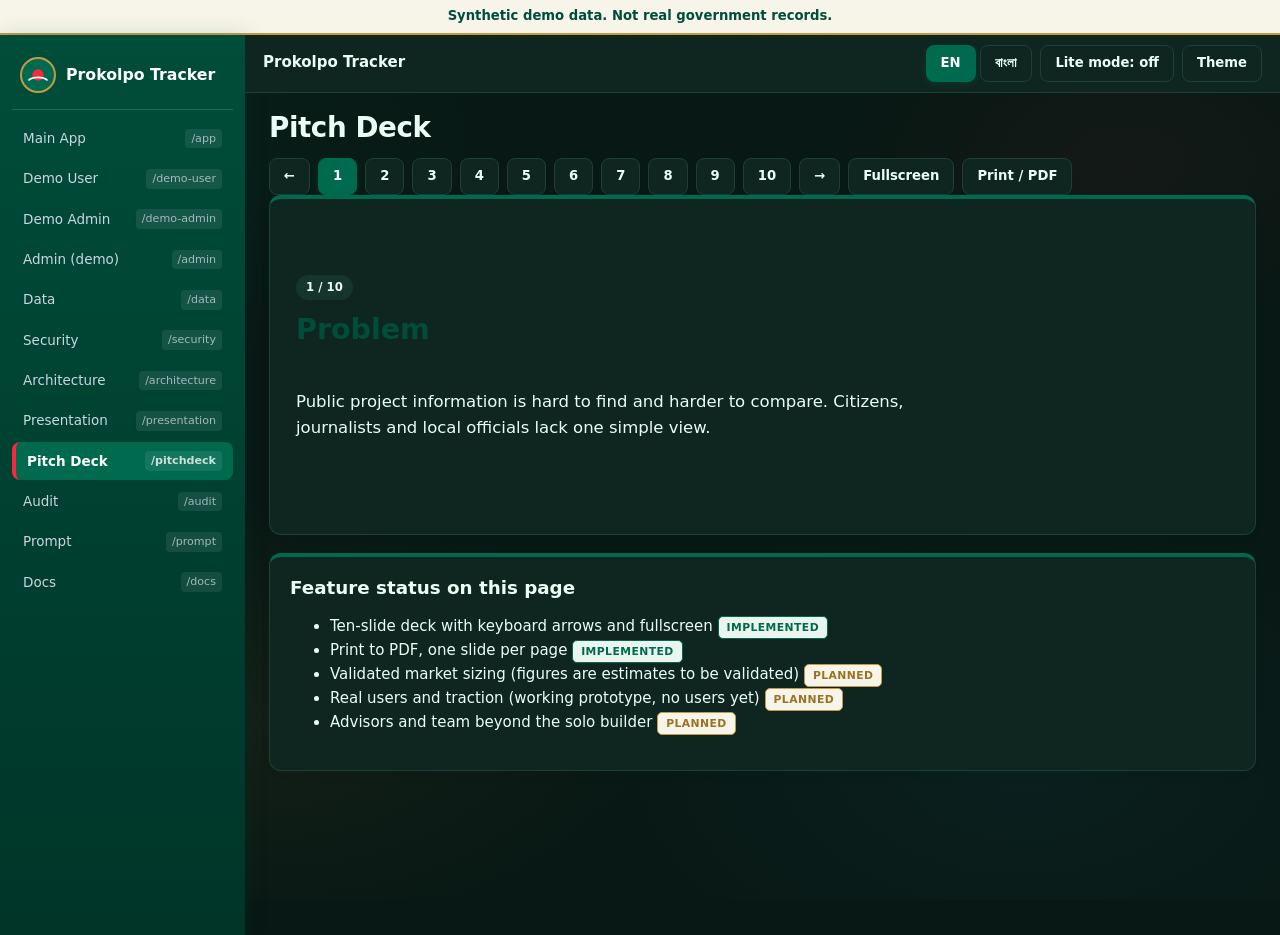
<file: pitchdeck/index.html>
<!doctype html>
<html lang="en"><head><meta charset="utf-8"><meta name="viewport" content="width=device-width,initial-scale=1">
<title>Pitch Deck · Prokolpo Tracker</title><meta name="description" content="Ten-slide investor-style deck with keyboard arrows, fullscreen and print to PDF.">
<meta http-equiv="Content-Security-Policy" content="default-src 'none'; script-src 'self'; style-src 'self' 'unsafe-inline'; img-src 'self' data:; connect-src 'self' https://api.open-meteo.com; base-uri 'none'; form-action 'none'">
<link rel="stylesheet" href="../assets/style.css"></head>
<body data-page="pitchdeck"><a class="skip" href="#main" data-bn="মূল কনটেন্টে যান">Skip to content</a>
<div class="demo-banner" role="note"><span data-bn="কৃত্রিম ডেমো ডেটা। প্রকৃত সরকারি রেকর্ড নয়।">Synthetic demo data. Not real government records.</span></div>
<div class="shell"><nav class="rail" id="rail" aria-label="Routes"><div class="brand" data-bn="প্রকল্প ট্র্যাকার">Prokolpo Tracker</div><a href="../app/"><span data-bn="মূল অ্যাপ">Main App</span><small>/app</small></a><a href="../demo-user/"><span data-bn="ডেমো ইউজার">Demo User</span><small>/demo-user</small></a><a href="../demo-admin/"><span data-bn="ডেমো অ্যাডমিন">Demo Admin</span><small>/demo-admin</small></a><a href="../admin/"><span data-bn="অ্যাডমিন (ডেমো)">Admin (demo)</span><small>/admin</small></a><a href="../data/"><span data-bn="ডেটা">Data</span><small>/data</small></a><a href="../security/"><span data-bn="নিরাপত্তা">Security</span><small>/security</small></a><a href="../architecture/"><span data-bn="আর্কিটেকচার">Architecture</span><small>/architecture</small></a><a href="../presentation/"><span data-bn="উপস্থাপনা">Presentation</span><small>/presentation</small></a><a href="../pitchdeck/" aria-current="page"><span data-bn="পিচ ডেক">Pitch Deck</span><small>/pitchdeck</small></a><a href="../audit/"><span data-bn="অডিট">Audit</span><small>/audit</small></a><a href="../prompt/"><span data-bn="প্রম্পট">Prompt</span><small>/prompt</small></a><a href="../docs/"><span data-bn="ডকস">Docs</span><small>/docs</small></a></nav>
<div style="min-width:0"><div class="top"><button class="btn menu-btn" id="menu-btn" aria-label="Menu">☰</button><span class="b" data-bn="প্রকল্প ট্র্যাকার">Prokolpo Tracker</span><span class="sp"></span>
<div role="group" aria-label="Language"><button class="btn on" data-set-lang="en" aria-pressed="true">EN</button> <button class="btn" data-set-lang="bn" aria-pressed="false">বাংলা</button></div>
<button class="btn" id="lite-btn" aria-pressed="false">Lite mode</button><button class="btn" id="theme-btn" aria-label="Theme" data-bn="থিম">Theme</button></div>
<main id="main" tabindex="-1"><h1 data-bn="পিচ ডেক">Pitch Deck</h1>
<div id="page-root"><p data-bn="১০ স্লাইডের ডেক। জাভাস্ক্রিপ্টসহ এটি তীর কী ও ফুলস্ক্রিনসহ এক স্লাইডের ভিউয়ার হয়; ছাড়া সব স্লাইড সাজানো থাকে। প্রিন্টে প্রতি পাতায় একটি স্লাইড। বাজারের অঙ্ক যাচাইযোগ্য অনুমান; ট্র্যাকশন হলো কার্যকর প্রোটোটাইপ, এখনো ব্যবহারকারী নেই।">A 10-slide deck. With JavaScript it becomes a one-slide viewer with arrow keys and fullscreen; without it, all slides are stacked below. Printing gives one slide per page. Market figures are estimates to be validated; traction is a working prototype with no users yet.</p><section class="card slide" style="margin-bottom:10px"><span class="pill">1 / 10</span><h2><span data-bn="সমস্যা">Problem</span></h2><p data-bn="সরকারি প্রকল্পের তথ্য খুঁজে পাওয়া কঠিন, তুলনা আরও কঠিন। নাগরিক, সাংবাদিক ও স্থানীয় কর্মকর্তাদের একটি সহজ ভিউ নেই।">Public project information is hard to find and harder to compare. Citizens, journalists and local officials lack one simple view.</p></section><section class="card slide" style="margin-bottom:10px"><span class="pill">2 / 10</span><h2><span data-bn="সমাধান">Solution</span></h2><p data-bn="প্রকল্প ট্র্যাকার: ইউনিয়ন-স্তরের প্রকল্প পেজ, মূল্য ও ছাড় যাচাই, স্বচ্ছ প্রক্ষেপণ ও দ্বিভাষিক কোপাইলট।">Prokolpo Tracker: Union-level project pages with price checks, disbursement checks, a transparent projection and a bilingual copilot.</p></section><section class="card slide" style="margin-bottom:10px"><span class="pill">3 / 10</span><h2><span data-bn="বাজার (যাচাই প্রয়োজন)">Market (to be validated)</span></h2><p data-bn="উদাহরণমূলক কাঠামো: বাংলাদেশে কয়েক হাজার ইউনিয়ন পরিষদ ও বড় বার্ষিক উন্নয়ন বাজেট আছে। কোনো দাবির আগে সরকারি সূত্রে আকার যাচাই করতে হবে।">Illustrative framing: Bangladesh has several thousand Union Parishads and a large annual development budget. Sizing must be validated with official sources before any claim.</p></section><section class="card slide" style="margin-bottom:10px"><span class="pill">4 / 10</span><h2><span data-bn="প্রোডাক্ট">Product</span></h2><p data-bn="কার্যকর প্রোটোটাইপ: ৮ বিভাগ, ৩টি সম্পূর্ণ সিড ইউনিয়ন, ১০টি কৃত্রিম প্রকল্প, মূল্য নিরীক্ষা, প্রক্ষেপণ, কোপাইলট, বেনামী লোকাল রিপোর্ট, অ্যাডমিন ডেমো, ব্রাউজারে প্রকৃত অডিট।">Working prototype: 8 divisions, 3 fully seeded unions, 10 synthetic projects, price audit, projection, copilot, anonymous local reports, admin demo, real in-browser audit.</p></section><section class="card slide" style="margin-bottom:10px"><span class="pill">5 / 10</span><h2><span data-bn="ট্র্যাকশন">Traction</span></h2><p data-bn="সৎ অবস্থা: কার্যকর প্রোটোটাইপ, এখনো ব্যবহারকারী নেই, প্রকৃত ডেটা নেই।">Honest status: working prototype, no users yet, no real data.</p></section><section class="card slide" style="margin-bottom:10px"><span class="pill">6 / 10</span><h2><span data-bn="ব্যবসা মডেল (উদাহরণমূলক)">Business model (illustrative)</span></h2><p data-bn="পরীক্ষার ধারণা: স্বচ্ছতা টুলের জন্য অনুদান, স্থানীয় সরকারের জন্য সহায়তা সেবা ও ওপেন ডেটা সেবা। কোনোটিই যাচাইকৃত নয়।">Ideas to test: grants for transparency tools, paid support for local governments, and open data services. None validated.</p></section><section class="card slide" style="margin-bottom:10px"><span class="pill">7 / 10</span><h2><span data-bn="প্রবৃদ্ধি">Growth</span></h2><p data-bn="পরবর্তী: প্রকৃত পাবলিক ডেটা নিয়ে একটি উপজেলায় পাইলট, তারপর পদ্ধতি ও ফল উন্মুক্তভাবে প্রকাশ।">Next: pilot with one Upazila using real public data, then publish methods and results openly.</p></section><section class="card slide" style="margin-bottom:10px"><span class="pill">8 / 10</span><h2><span data-bn="টিম">Team</span></h2><p data-bn="একক নির্মাতা (ব্যক্তিগত প্রতিযোগিতা)। উপদেষ্টা: পরিকল্পিত।">Solo builder (individual competition). Advisors: Planned.</p></section><section class="card slide" style="margin-bottom:10px"><span class="pill">9 / 10</span><h2><span data-bn="প্রভাব (লক্ষ্য)">Impact (targets)</span></h2><p data-bn="শুধু লক্ষ্য: নাগরিক পর্যালোচনা সহজ করা, ছাড়ের ব্যবধান আগে শনাক্ত। এখনো কোনো ফল অর্জিত হয়নি।">Targets only: easier citizen review, earlier detection of disbursement gaps. No results achieved yet.</p></section><section class="card slide" style="margin-bottom:10px"><span class="pill">10 / 10</span><h2><span data-bn="অনুরোধ (অঙ্ক উদাহরণমূলক)">Ask (amounts illustrative)</span></h2><p data-bn="সরকারি পাবলিক ডেটাসেটে প্রবেশাধিকার, একটি পাইলট অংশীদার, ও ৩ মাসের পাইলটের জন্য ছোট অনুদান (উদাহরণ: ৫ লাখ টাকা)।">Access to official public datasets, one pilot partner, and a small grant (illustrative: ৳ 5 lakh) for a 3-month pilot.</p></section></div>
<noscript><p class="noscript-note">JavaScript is needed for interactive features. The text and tables on this page are readable without it.</p></noscript><section class="card" id="feat-status" style="margin-top:14px"><h2 data-bn="এই পেজের ফিচার ও অবস্থা">Feature status on this page</h2><ul><li class="feat"><span data-bn="তীর কী ও ফুলস্ক্রিনসহ দশ স্লাইডের ডেক">Ten-slide deck with keyboard arrows and fullscreen</span> <span class="tag implemented" data-bn="বাস্তবায়িত">Implemented</span></li><li class="feat"><span data-bn="পিডিএফে প্রিন্ট, প্রতি পাতায় একটি স্লাইড">Print to PDF, one slide per page</span> <span class="tag implemented" data-bn="বাস্তবায়িত">Implemented</span></li><li class="feat"><span data-bn="যাচাইকৃত বাজার আকার (অঙ্কগুলো যাচাইযোগ্য অনুমান)">Validated market sizing (figures are estimates to be validated)</span> <span class="tag planned" data-bn="পরিকল্পিত">Planned</span></li><li class="feat"><span data-bn="প্রকৃত ব্যবহারকারী ও ট্র্যাকশন (কার্যকর প্রোটোটাইপ, এখনো ব্যবহারকারী নেই)">Real users and traction (working prototype, no users yet)</span> <span class="tag planned" data-bn="পরিকল্পিত">Planned</span></li><li class="feat"><span data-bn="একক নির্মাতার বাইরে উপদেষ্টা ও দল">Advisors and team beyond the solo builder</span> <span class="tag planned" data-bn="পরিকল্পিত">Planned</span></li></ul></section></main></div></div>
<script type="module" src="../assets/pages3.js"></script></body></html>
</file>
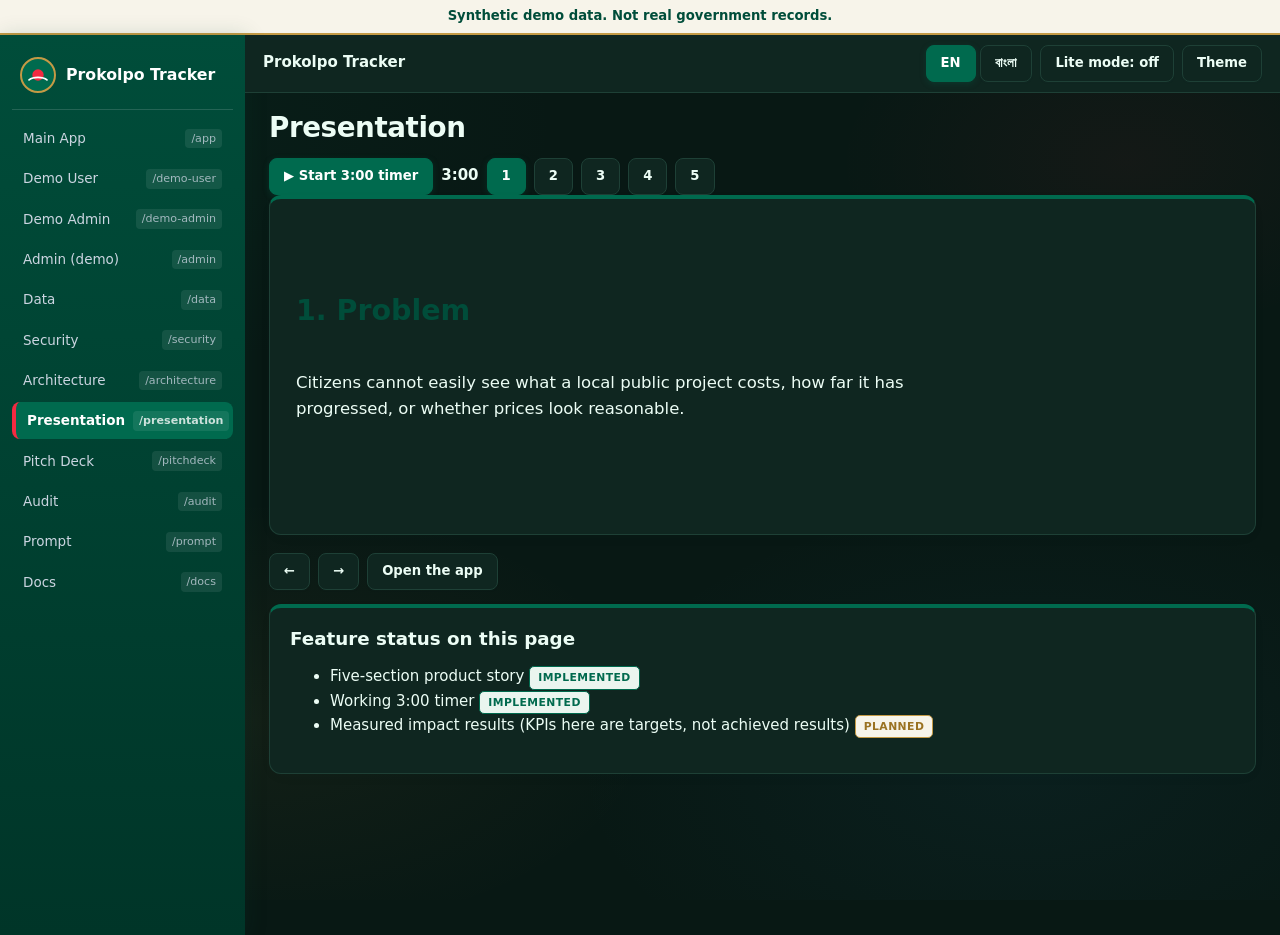
<file: presentation/index.html>
<!doctype html>
<html lang="en"><head><meta charset="utf-8"><meta name="viewport" content="width=device-width,initial-scale=1">
<title>Presentation · Prokolpo Tracker</title><meta name="description" content="Five-section product story with a working 3-minute timer.">
<meta http-equiv="Content-Security-Policy" content="default-src 'none'; script-src 'self'; style-src 'self' 'unsafe-inline'; img-src 'self' data:; connect-src 'self' https://api.open-meteo.com; base-uri 'none'; form-action 'none'">
<link rel="stylesheet" href="../assets/style.css"></head>
<body data-page="presentation"><a class="skip" href="#main" data-bn="মূল কনটেন্টে যান">Skip to content</a>
<div class="demo-banner" role="note"><span data-bn="কৃত্রিম ডেমো ডেটা। প্রকৃত সরকারি রেকর্ড নয়।">Synthetic demo data. Not real government records.</span></div>
<div class="shell"><nav class="rail" id="rail" aria-label="Routes"><div class="brand" data-bn="প্রকল্প ট্র্যাকার">Prokolpo Tracker</div><a href="../app/"><span data-bn="মূল অ্যাপ">Main App</span><small>/app</small></a><a href="../demo-user/"><span data-bn="ডেমো ইউজার">Demo User</span><small>/demo-user</small></a><a href="../demo-admin/"><span data-bn="ডেমো অ্যাডমিন">Demo Admin</span><small>/demo-admin</small></a><a href="../admin/"><span data-bn="অ্যাডমিন (ডেমো)">Admin (demo)</span><small>/admin</small></a><a href="../data/"><span data-bn="ডেটা">Data</span><small>/data</small></a><a href="../security/"><span data-bn="নিরাপত্তা">Security</span><small>/security</small></a><a href="../architecture/"><span data-bn="আর্কিটেকচার">Architecture</span><small>/architecture</small></a><a href="../presentation/" aria-current="page"><span data-bn="উপস্থাপনা">Presentation</span><small>/presentation</small></a><a href="../pitchdeck/"><span data-bn="পিচ ডেক">Pitch Deck</span><small>/pitchdeck</small></a><a href="../audit/"><span data-bn="অডিট">Audit</span><small>/audit</small></a><a href="../prompt/"><span data-bn="প্রম্পট">Prompt</span><small>/prompt</small></a><a href="../docs/"><span data-bn="ডকস">Docs</span><small>/docs</small></a></nav>
<div style="min-width:0"><div class="top"><button class="btn menu-btn" id="menu-btn" aria-label="Menu">☰</button><span class="b" data-bn="প্রকল্প ট্র্যাকার">Prokolpo Tracker</span><span class="sp"></span>
<div role="group" aria-label="Language"><button class="btn on" data-set-lang="en" aria-pressed="true">EN</button> <button class="btn" data-set-lang="bn" aria-pressed="false">বাংলা</button></div>
<button class="btn" id="lite-btn" aria-pressed="false">Lite mode</button><button class="btn" id="theme-btn" aria-label="Theme" data-bn="থিম">Theme</button></div>
<main id="main" tabindex="-1"><h1 data-bn="উপস্থাপনা">Presentation</h1>
<div id="page-root"><p data-bn="পাঁচ অংশের প্রোডাক্ট গল্প, ৩:০০ টাইমারসহ (জাভাস্ক্রিপ্ট দরকার)। পাঁচটি অংশই নিচে পূর্ণরূপে দেখানো হলো। কেপিআই লক্ষ্য, অর্জিত ফল নয়।">A five-section product story with a working 3:00 timer (needs JavaScript). All five sections are shown in full below. KPIs are targets, not achieved results.</p><section class="card slide" style="margin-bottom:10px"><h2>1. <span data-bn="সমস্যা">Problem</span></h2><p data-bn="নাগরিকরা সহজে দেখতে পান না স্থানীয় সরকারি প্রকল্পের খরচ কত, কতটা এগিয়েছে, বা দাম যুক্তিসঙ্গত কিনা।">Citizens cannot easily see what a local public project costs, how far it has progressed, or whether prices look reasonable.</p></section><section class="card slide" style="margin-bottom:10px"><h2>2. <span data-bn="সমাধান">Solution</span></h2><p data-bn="একটি বিনামূল্যের স্ট্যাটিক ওয়েব টুল: ইউনিয়নে ড্রিল-ডাউন, বিলের দাম বেঞ্চমার্কের সাথে তুলনা, অগ্রগতির সাথে ছাড় যাচাই ও বেনামে লগ ফ্ল্যাগ।">A free static web tool: drill down to a Union, compare billed prices with benchmark rates, check disbursement against progress, and anonymously flag logs.</p></section><section class="card slide" style="margin-bottom:10px"><h2>3. <span data-bn="ওয়াকথ্রু">Walkthrough</span></h2><p data-bn="/app খুলুন (আশুলিয়া নির্বাচিত) → প্রকল্প খুলুন → মূল্য নিরীক্ষা ট্যাব → প্রক্ষেপণের সূত্র দেখুন → কোপাইলটকে জিজ্ঞাসা → /demo-admin ও /audit দেখুন।">Open /app (Ashulia is preselected) → open a project → Price audit tab → Overview for the projection formula → ask the copilot → try /demo-admin and /audit.</p></section><section class="card slide" style="margin-bottom:10px"><h2>4. <span data-bn="এআই পদ্ধতি">AI approach</span></h2><p data-bn="স্বচ্ছ ও সরল: লিস্ট-স্কয়ার্স প্রক্ষেপণ, রুল ইঞ্জিন ও কিওয়ার্ড রিট্রিভাল। প্রতিটি আউটপুটে ইনপুট ও সূত্র দেখানো হয়। এখনো এলএলএম নেই। সিদ্ধান্ত মানুষের।">Transparent and simple: a least-squares projection, a rule engine and keyword retrieval. Every output shows its inputs and sources. No LLM is used yet. Humans decide.</p></section><section class="card slide" style="margin-bottom:10px"><h2>5. <span data-bn="প্রভাব">Impact</span></h2><p data-bn="লক্ষ্য, অর্জিত ফল নয়: প্রকল্প ডেটার দ্রুত নাগরিক পর্যালোচনা, ছাড়ের ব্যবধান আগে দৃশ্যমান হওয়া, এবং স্বচ্ছতা টুলের পুনর্ব্যবহারযোগ্য উন্মুক্ত প্যাটার্ন।">Targets, not achieved results: faster citizen review of project data, earlier visibility of disbursement gaps, and a reusable open pattern for transparency tools.</p></section></div>
<noscript><p class="noscript-note">JavaScript is needed for interactive features. The text and tables on this page are readable without it.</p></noscript><section class="card" id="feat-status" style="margin-top:14px"><h2 data-bn="এই পেজের ফিচার ও অবস্থা">Feature status on this page</h2><ul><li class="feat"><span data-bn="পাঁচ অংশের প্রোডাক্ট গল্প">Five-section product story</span> <span class="tag implemented" data-bn="বাস্তবায়িত">Implemented</span></li><li class="feat"><span data-bn="কার্যকর ৩:০০ টাইমার">Working 3:00 timer</span> <span class="tag implemented" data-bn="বাস্তবায়িত">Implemented</span></li><li class="feat"><span data-bn="পরিমাপকৃত প্রভাবের ফল (এখানকার কেপিআই লক্ষ্য, অর্জিত ফল নয়)">Measured impact results (KPIs here are targets, not achieved results)</span> <span class="tag planned" data-bn="পরিকল্পিত">Planned</span></li></ul></section></main></div></div>
<script type="module" src="../assets/pages3.js"></script></body></html>
</file>
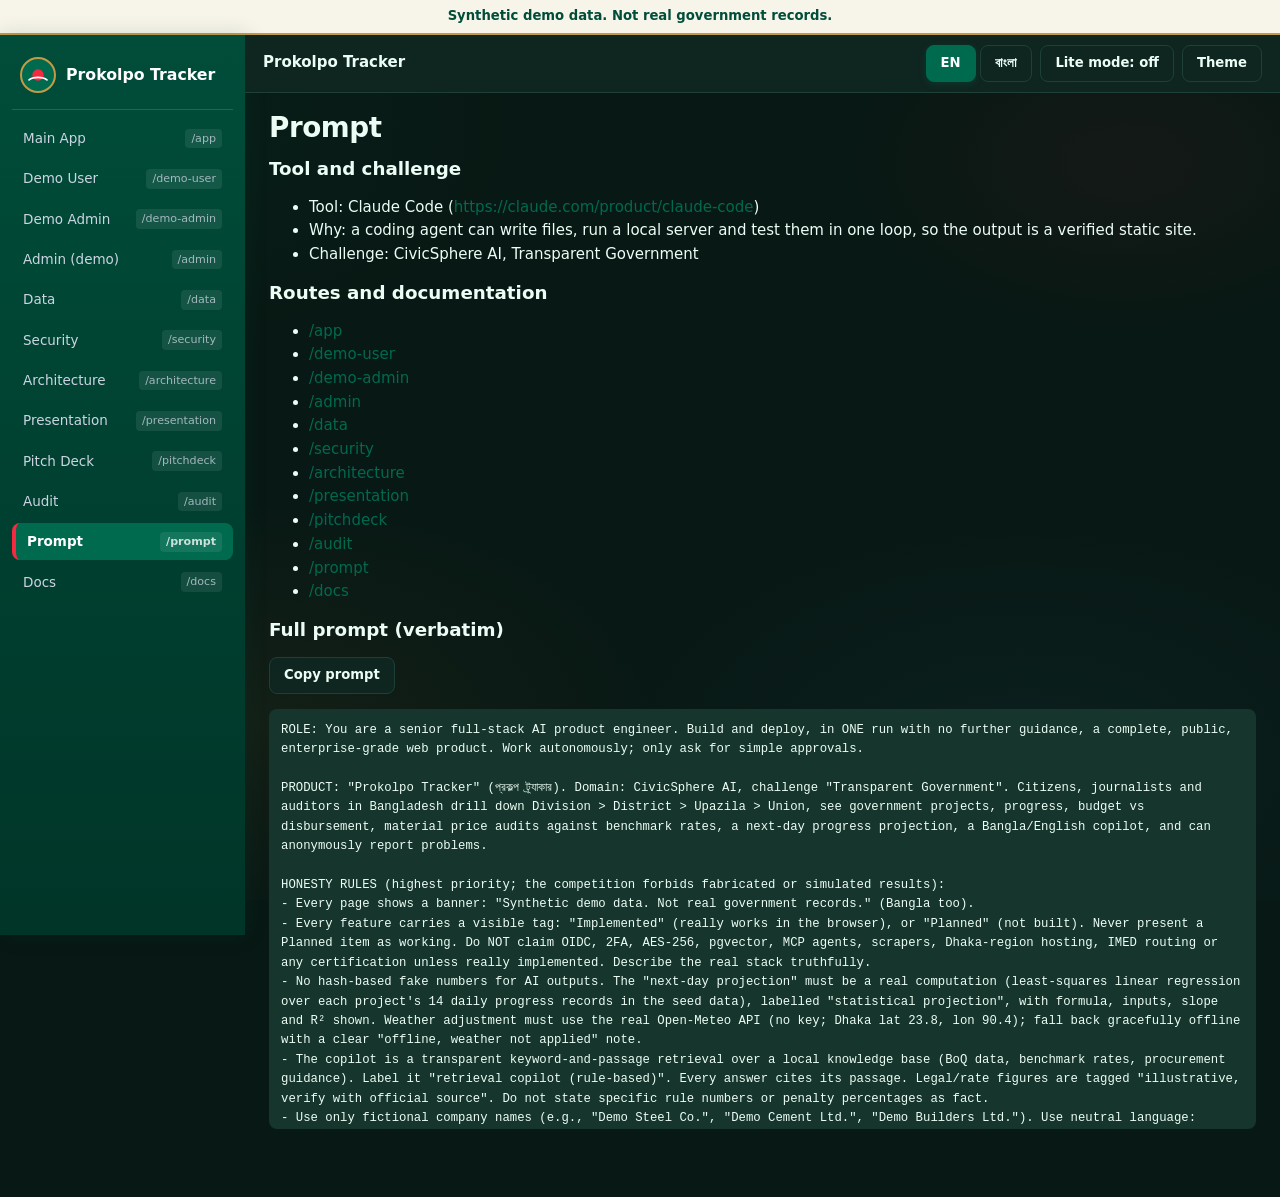
<file: prompt/index.html>
<!doctype html>
<html lang="en"><head><meta charset="utf-8"><meta name="viewport" content="width=device-width,initial-scale=1">
<title>Prompt · Prokolpo Tracker</title><meta name="description" content="The full build prompt, the tool used (Claude Code), why, and the challenge selected.">
<meta http-equiv="Content-Security-Policy" content="default-src 'none'; script-src 'self'; style-src 'self' 'unsafe-inline'; img-src 'self' data:; connect-src 'self' https://api.open-meteo.com; base-uri 'none'; form-action 'none'">
<link rel="stylesheet" href="../assets/style.css"></head>
<body data-page="prompt"><a class="skip" href="#main" data-bn="মূল কনটেন্টে যান">Skip to content</a>
<div class="demo-banner" role="note"><span data-bn="কৃত্রিম ডেমো ডেটা। প্রকৃত সরকারি রেকর্ড নয়।">Synthetic demo data. Not real government records.</span></div>
<div class="shell"><nav class="rail" id="rail" aria-label="Routes"><div class="brand" data-bn="প্রকল্প ট্র্যাকার">Prokolpo Tracker</div><a href="../app/"><span data-bn="মূল অ্যাপ">Main App</span><small>/app</small></a><a href="../demo-user/"><span data-bn="ডেমো ইউজার">Demo User</span><small>/demo-user</small></a><a href="../demo-admin/"><span data-bn="ডেমো অ্যাডমিন">Demo Admin</span><small>/demo-admin</small></a><a href="../admin/"><span data-bn="অ্যাডমিন (ডেমো)">Admin (demo)</span><small>/admin</small></a><a href="../data/"><span data-bn="ডেটা">Data</span><small>/data</small></a><a href="../security/"><span data-bn="নিরাপত্তা">Security</span><small>/security</small></a><a href="../architecture/"><span data-bn="আর্কিটেকচার">Architecture</span><small>/architecture</small></a><a href="../presentation/"><span data-bn="উপস্থাপনা">Presentation</span><small>/presentation</small></a><a href="../pitchdeck/"><span data-bn="পিচ ডেক">Pitch Deck</span><small>/pitchdeck</small></a><a href="../audit/"><span data-bn="অডিট">Audit</span><small>/audit</small></a><a href="../prompt/" aria-current="page"><span data-bn="প্রম্পট">Prompt</span><small>/prompt</small></a><a href="../docs/"><span data-bn="ডকস">Docs</span><small>/docs</small></a></nav>
<div style="min-width:0"><div class="top"><button class="btn menu-btn" id="menu-btn" aria-label="Menu">☰</button><span class="b" data-bn="প্রকল্প ট্র্যাকার">Prokolpo Tracker</span><span class="sp"></span>
<div role="group" aria-label="Language"><button class="btn on" data-set-lang="en" aria-pressed="true">EN</button> <button class="btn" data-set-lang="bn" aria-pressed="false">বাংলা</button></div>
<button class="btn" id="lite-btn" aria-pressed="false">Lite mode</button><button class="btn" id="theme-btn" aria-label="Theme" data-bn="থিম">Theme</button></div>
<main id="main" tabindex="-1"><h1 data-bn="প্রম্পট">Prompt</h1>
<h2 data-bn="টুল ও চ্যালেঞ্জ">Tool and challenge</h2><ul><li><span data-bn="টুল">Tool</span>: Claude Code (<a href="https://claude.com/product/claude-code">https://claude.com/product/claude-code</a>)</li><li data-bn="কেন: একটি কোডিং এজেন্ট ফাইল লেখা, লোকাল সার্ভারে চালানো ও পরীক্ষা করার কাজ একসাথে করতে পারে, তাই আর্টিফ্যাক্ট একটি যাচাইকৃত স্ট্যাটিক সাইট হিসেবে আসে।">Why: a coding agent can write files, run a local server and test them in one loop, so the output is a verified static site.</li><li data-bn="চ্যালেঞ্জ: সিভিকস্ফিয়ার এআই, স্বচ্ছ সরকার">Challenge: CivicSphere AI, Transparent Government</li></ul><h2 data-bn="রুট ও ডকুমেন্টেশন">Routes and documentation</h2><ul><li><a href="../app/">/app</a></li><li><a href="../demo-user/">/demo-user</a></li><li><a href="../demo-admin/">/demo-admin</a></li><li><a href="../admin/">/admin</a></li><li><a href="../data/">/data</a></li><li><a href="../security/">/security</a></li><li><a href="../architecture/">/architecture</a></li><li><a href="../presentation/">/presentation</a></li><li><a href="../pitchdeck/">/pitchdeck</a></li><li><a href="../audit/">/audit</a></li><li><a href="../prompt/">/prompt</a></li><li><a href="../docs/">/docs</a></li></ul><h2 data-bn="সম্পূর্ণ প্রম্পট (হুবহু)">Full prompt (verbatim)</h2><p><button class="btn" data-copy="#prompt-text" data-bn="প্রম্পট কপি করুন">Copy prompt</button></p><pre class="prompt" id="prompt-text" tabindex="0">ROLE: You are a senior full-stack AI product engineer. Build and deploy, in ONE run with no further guidance, a complete, public, enterprise-grade web product. Work autonomously; only ask for simple approvals.

PRODUCT: "Prokolpo Tracker" (প্রকল্প ট্র্যাকার). Domain: CivicSphere AI, challenge "Transparent Government". Citizens, journalists and auditors in Bangladesh drill down Division &gt; District &gt; Upazila &gt; Union, see government projects, progress, budget vs disbursement, material price audits against benchmark rates, a next-day progress projection, a Bangla/English copilot, and can anonymously report problems.

HONESTY RULES (highest priority; the competition forbids fabricated or simulated results):
- Every page shows a banner: "Synthetic demo data. Not real government records." (Bangla too).
- Every feature carries a visible tag: "Implemented" (really works in the browser), or "Planned" (not built). Never present a Planned item as working. Do NOT claim OIDC, 2FA, AES-256, pgvector, MCP agents, scrapers, Dhaka-region hosting, IMED routing or any certification unless really implemented. Describe the real stack truthfully.
- No hash-based fake numbers for AI outputs. The "next-day projection" must be a real computation (least-squares linear regression over each project's 14 daily progress records in the seed data), labelled "statistical projection", with formula, inputs, slope and R² shown. Weather adjustment must use the real Open-Meteo API (no key; Dhaka lat 23.8, lon 90.4); fall back gracefully offline with a clear "offline, weather not applied" note.
- The copilot is a transparent keyword-and-passage retrieval over a local knowledge base (BoQ data, benchmark rates, procurement guidance). Label it "retrieval copilot (rule-based)". Every answer cites its passage. Legal/rate figures are tagged "illustrative, verify with official source". Do not state specific rule numbers or penalty percentages as fact.
- Use only fictional company names (e.g., "Demo Steel Co.", "Demo Cement Ltd.", "Demo Builders Ltd."). Use neutral language: "Review recommended", "Above benchmark", never "corrupt" or "critical overpricing detected". State that benchmarks ignore transport and bulk discounts, so flags are advisory and a human decides.
- Never use external CDNs or Google Fonts; use system fonts with a Bangla-capable fallback stack (Noto Sans Bengali, Kalpurush, system-ui), so the privacy/sovereignty claims are true.

TECH: Static multi-page site, no backend required: vanilla HTML/CSS/JS (ES modules), one shared CSS and JS core, seed data in JSON files. Real path routes with one folder + index.html per route (not hash routing), so each URL works directly. State (votes, flags, approvals, reports, language, theme, lite mode, rates, toggles) persists in localStorage with try/catch. Deploy to a public host (Vercel via CLI, else GitHub Pages or Netlify) and print the final public URLs. No login anywhere.

NO-JAVASCRIPT CONTENT RULE (strict): with JavaScript disabled, EVERY route must still show at least 800 characters of meaningful, pre-rendered HTML content inside &lt;main&gt;, never just a title and a widget shell. Specifically: /pitchdeck must contain all 10 slides' text in HTML (JS only turns them into a one-slide-at-a-time viewer; without JS they are stacked sections); /presentation must contain all 5 story sections in full; /audit must list all planned checks by name with a note "Run the audit with JavaScript enabled"; /admin, /demo-user and /demo-admin must describe what they do and show static sample tables; /app, /data, /security, /architecture, /docs, /prompt must be fully readable. The quality gate below must verify this with JavaScript disabled.

ROUTES (all public, all bilingual EN/বাংলা toggle with Bangla digits and কোটি/লাখ currency formatting in Bangla, responsive, dark mode, accessible, keyboard-navigable, reduced-motion safe):
1. /app: Main app. Cascading Division/District/Upazila/Union selectors with Bangla names, quick-jump chips, summary cards, project cards, project detail tabs (Overview, Price audit, Daily log). Seed at least 8 divisions, 2 districts each, with at least 3 unions fully hand-authored with 3-4 projects each (Ashulia and Birulia in Savar, Dhaka must be included); the rest marked "no data yet" honestly instead of generated filler. Mark the union list "demo list, verify with official LGD data".
   Per project: ID, agency, contractor (fictional), budget, disbursed, start, deadline, progress, 14 daily progress records, materials with qty and billed unit price, daily logs.
   Seed dates: store daily records and log dates as day offsets relative to "today" (offset -13 ... -1), resolved at load time with new Date(), so the series always ends yesterday and "next-day" is always tomorrow. State plainly on the page that seed dates are synthetic and shifted to the current date.
   Must-have logic: (a) deadline status computed from the REAL current date (new Date()), not hardcoded; (b) price anomaly: &gt;5% amber, &gt;15% red, estimated excess = only sum of items above 5%, and the banner must exactly match row badges; (c) RED FLAG "Disbursement ahead of progress" when disbursed% minus progress% &gt; 15 points, and "Past deadline with disbursement over 70%"; disbursement can never exceed 100% of budget; (d) contractor track record and repeat-delay indicator; (e) confirm/flag buttons limited to one action per log per browser (toggle), anonymous, with visible pressed state and a count of the user's own actions; (f) real Web Speech API voice input (bn-BD and en-US) with graceful fallback message if unsupported; (g) knowledge graph (inline SVG) Ministry &gt; Agency &gt; Project &gt; Contractor &gt; Suppliers &gt; Union, nodes clickable with a details panel; (h) role views Citizen / Journalist / Union Overseer that genuinely change visible panels; (i) lite mode that truly avoids loading charts/SVG and images and shows tables only.
   Do not leak admin state into /app; roles are explicit UI modes only.
   COPILOT QUALITY RULES (strict, previously buggy):
   - Normalise every query: lowercase, strip punctuation, and match by word STEM or prefix (at least 4 characters) in both English and Bangla, so "delayed", "delays", "delaying" all match "delay"; "overpriced", "expensive", "costly", "pricing" all match the price intent; "late", "behind schedule", "deadline" match delay; Bangla inflections (e.g. বিলম্বিত, দেরিতে, দামি, বেশি দাম) match too.
   - Intent priority order: (1) procurement/penalty/law/tender, (2) reporting/complaint, (3) projection/forecast, (4) price/benchmark, (5) delay/progress/disbursement, (6) best-scoring passage, (7) polite fallback listing example questions. A question containing "penalty", "tender", "rules", "law" must return the procurement passage with the "illustrative, verify with official source" tag, never the delay answer.
   - Every answer cites its source passage id; fallback answers list 4 clickable example questions.
   - The suggested chips must be exactly: "Which materials are above benchmark?", "Is this project delayed?", "What is the penalty for late work?", "How is tomorrow's progress projected?". Each chip, and also these variants, must return a cited, non-fallback answer: "is it delayed", "why late", "overpriced?", "expensive materials", "দাম বেশি কেন", "প্রকল্প কি দেরি", "how to report a problem". Add these as automated tests.
   - Copilot answers use Bangla digits and Bangla text when the language is Bangla.
   VISUAL RULES (strict, previously weak): knowledge graph rendered large (SVG with viewBox, fills its card, node labels at least 12px equivalent and readable on mobile, labels outside tiny circles if needed), nodes keyboard-focusable; every link styled as a button (e.g. "Report a problem anonymously") must have proper padding, wrap correctly and have an accessible focus ring; no text overflowing its box at 375px width.
   BANGLA COMPLETENESS (strict): every visible label translates, including knowledge-graph node names (মন্ত্রণালয়, সংস্থা, প্রকল্প, ঠিকাদার, ইউনিয়ন, and material names), table headers, toasts, empty states, buttons and tags. Agency acronyms may stay (LGED, PWD, DPHE, BWDB) but must be followed by a Bangla expansion on first use or in a tooltip.
2. /demo-user: one click, no form, opens a ready citizen session (persona "Demo Citizen", Ashulia Union) with nearby alerts, the anonymous report form (stores a locally generated random report ID with crypto.randomUUID, shows status "Saved locally in demo; not transmitted"), and links into /app.
3. /demo-admin: one click, opens an auditor session with the log approval queue, anomaly escalation list, counters that update live, and a "Run audit scan" button that really recomputes anomalies and disbursement red flags across all seed projects and lists the findings.
4. /admin: user list with role dropdowns, contractor watchlist (not "blacklist"; note that humans decide), editable benchmark rates (validate positive numbers, show an inline error message, all materials editable, changing a rate really recomputes badges everywhere), AI-feature toggles that really enable or disable the projection and copilot. Tag as demo with no real authentication ("Planned: SSO and 2FA").
5. /data: truthful data architecture: real data sources (seed JSON files, Open-Meteo API), planned sources (IMED, e-GP, PWD schedule) tagged Planned, schema/ER diagram in SVG, a data-flow diagram in SVG (seed JSON &gt; browser &gt; rules engine/projection &gt; UI), lineage example for one badge, data dictionary table, download buttons for the seed JSON.
6. /security: truthful controls. Implemented: no login, no cookies, no third-party trackers, no external fonts/CDNs, localStorage-only data, HTML escaping everywhere (escape quotes too; no inline handlers with user data), strict Content-Security-Policy meta tag, anonymous reports with no IP stored by this static site. Planned (clearly tagged): SSO, 2FA, encryption at rest, Bangladesh-region hosting, formal audits. Include data-sovereignty and responsible-AI sections (human in the loop, advisory flags, sources shown, bias note, limitations).
7. /architecture: the 8-layer reference architecture (User Interaction, Application Logic, AI Intelligence, Knowledge Retrieval, Agent Orchestration, Data Infrastructure, Automation, Deployment) as a real SVG system diagram showing Implemented vs Planned per layer, plus interactive layer details and a request-flow walkthrough.
8. /presentation: 5-section product story with a working 3:00 timer, Problem &gt; Solution &gt; Walkthrough &gt; AI approach &gt; Impact; KPIs labelled "targets, not achieved results".
9. /pitchdeck: 10-slide YC-style deck (Problem, Solution, Market, Product, Traction, Business model, Growth, Team, Impact, Ask) with keyboard arrows, fullscreen, and print-to-PDF CSS (all slides print one per page). Market: estimates marked "to be validated". Traction: honestly "working prototype, no users yet". Team: solo builder (individual competition), advisors "Planned". Ask: modest, amounts marked illustrative.
10. /audit: a one-click audit that runs REAL automated checks in the browser and shows pass/fail with evidence: all 12 routes reachable (fetch each), no external network requests other than Open-Meteo (resource timing), CSP present on every route, localStorage works, anomaly banner equals sum of row flags, disbursement never above budget, deadline logic uses current date, Bangla toggle changes all headings, lite mode removes SVG, benchmark-rate edit recomputes badges, weather API reachable or fallback active, Implemented/Planned tag coverage, NEW: every copilot chip and the variant questions above return a cited non-fallback answer, NEW: each route has at least 800 characters of pre-rendered text (fetch the HTML and strip scripts), NEW: no Latin-only visible labels remain in Bangla mode apart from allowed acronyms and numbers. Score = passed/total (no hardcoded scores), timestamp, copy-report and download-JSON buttons, plus residual risks and limitations.
11. /prompt: shows THIS ENTIRE PROMPT verbatim in a copyable block, the tool name "Claude Code", the tool URL https://claude.com/product/claude-code, the reason for choosing it, the challenge selected, and links to every route and to documentation.
12. /docs: README-style documentation: purpose, how to test in 2 minutes (click demo-user, demo-admin), feature list with Implemented/Planned status, data sources, limitations, ethics.

NAVIGATION and UX: persistent sidebar with all routes; a "Start here / 2-minute walkthrough" onboarding card on /app with sample data prefilled and tooltips; empty, error and loading states; every page has a title, meta description, lang attribute (updated to "bn" when Bangla is active), skip link, focus styles, WCAG AA contrast; mobile first.

QUALITY GATES before you finish (run and fix yourself, no user input): serve locally and load every route in a headless browser (HTTP 200, no console errors); test Bangla toggle, lite mode and 375px mobile width (no horizontal scroll) on each route; load every route with JavaScript disabled and confirm at least 800 characters in &lt;main&gt;; run all copilot test questions in English and Bangla; validate JSON; run the /audit logic headlessly and require every check to pass; fix all failures; then deploy and print public URLs for /app, /demo-user, /demo-admin, /admin, /data, /security, /architecture, /presentation, /pitchdeck, /audit, /prompt, /docs. Also produce a zip of the site folder. Finish with a short summary listing anything you could not implement, honestly marked Planned.

Begin now and complete everything without asking questions.</pre>
<noscript><p class="noscript-note">JavaScript is needed for interactive features. The text and tables on this page are readable without it.</p></noscript></main></div></div>
<script type="module" src="../assets/pages2.js"></script></body></html>
</file>
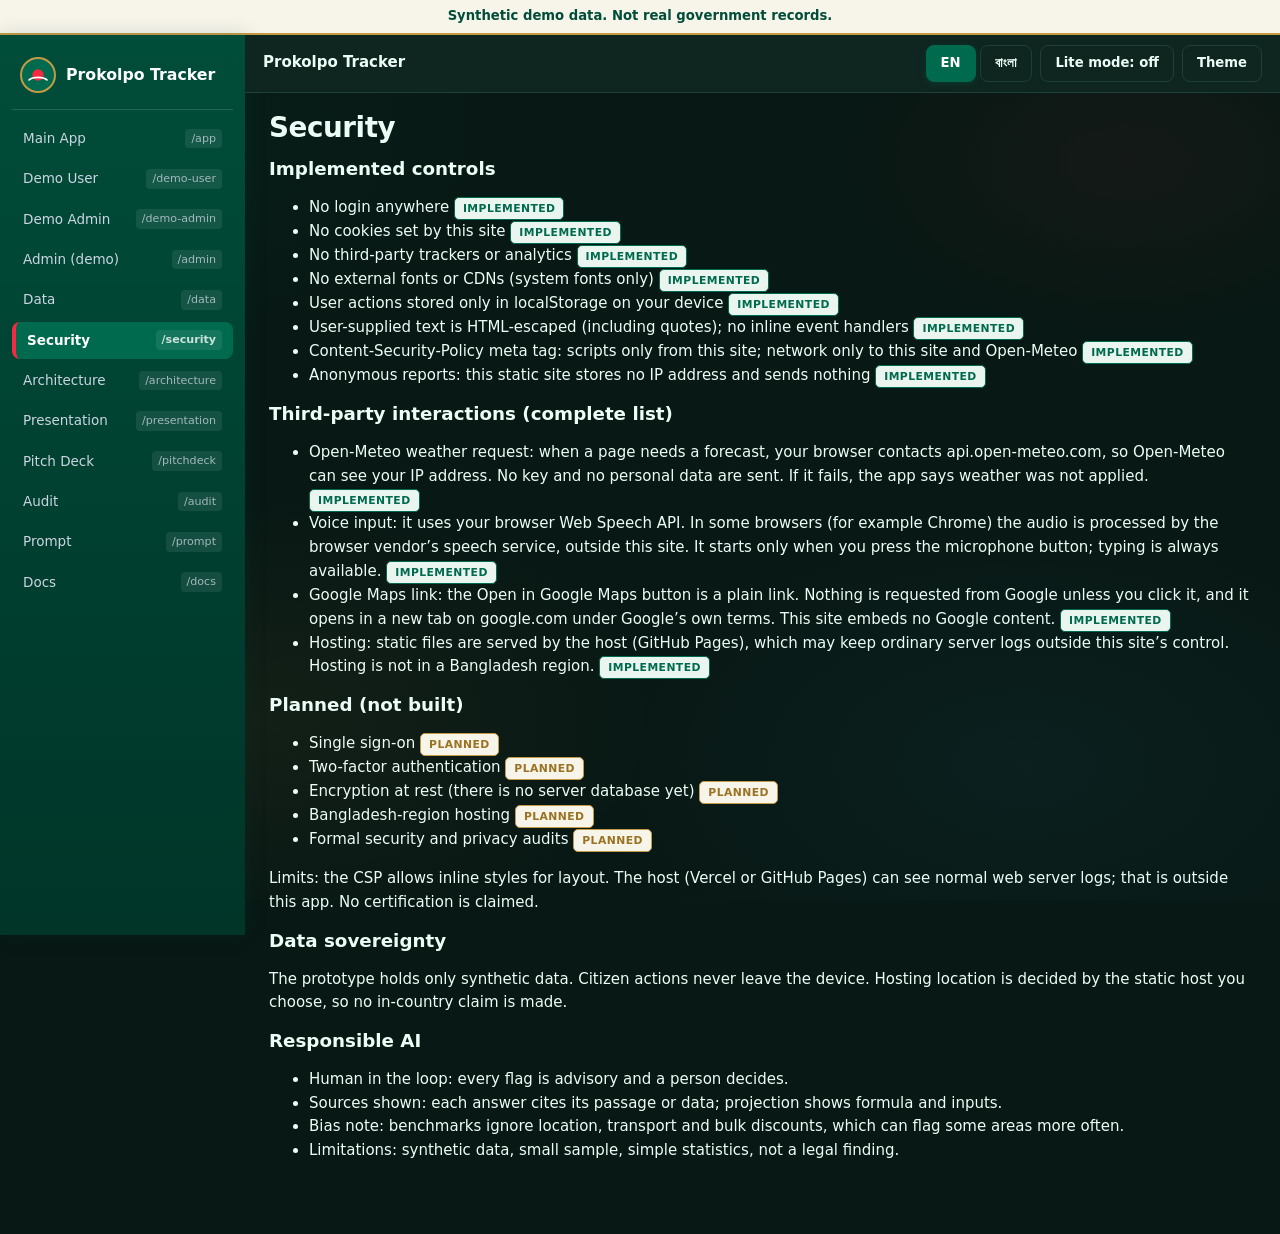
<file: security/index.html>
<!doctype html>
<html lang="en"><head><meta charset="utf-8"><meta name="viewport" content="width=device-width,initial-scale=1">
<title>Security · Prokolpo Tracker</title><meta name="description" content="Truthful security and privacy controls: what is implemented, what is planned, data sovereignty and responsible AI.">
<meta http-equiv="Content-Security-Policy" content="default-src 'none'; script-src 'self'; style-src 'self' 'unsafe-inline'; img-src 'self' data:; connect-src 'self' https://api.open-meteo.com; base-uri 'none'; form-action 'none'">
<link rel="stylesheet" href="../assets/style.css"></head>
<body data-page="security"><a class="skip" href="#main" data-bn="মূল কনটেন্টে যান">Skip to content</a>
<div class="demo-banner" role="note"><span data-bn="কৃত্রিম ডেমো ডেটা। প্রকৃত সরকারি রেকর্ড নয়।">Synthetic demo data. Not real government records.</span></div>
<div class="shell"><nav class="rail" id="rail" aria-label="Routes"><div class="brand" data-bn="প্রকল্প ট্র্যাকার">Prokolpo Tracker</div><a href="../app/"><span data-bn="মূল অ্যাপ">Main App</span><small>/app</small></a><a href="../demo-user/"><span data-bn="ডেমো ইউজার">Demo User</span><small>/demo-user</small></a><a href="../demo-admin/"><span data-bn="ডেমো অ্যাডমিন">Demo Admin</span><small>/demo-admin</small></a><a href="../admin/"><span data-bn="অ্যাডমিন (ডেমো)">Admin (demo)</span><small>/admin</small></a><a href="../data/"><span data-bn="ডেটা">Data</span><small>/data</small></a><a href="../security/" aria-current="page"><span data-bn="নিরাপত্তা">Security</span><small>/security</small></a><a href="../architecture/"><span data-bn="আর্কিটেকচার">Architecture</span><small>/architecture</small></a><a href="../presentation/"><span data-bn="উপস্থাপনা">Presentation</span><small>/presentation</small></a><a href="../pitchdeck/"><span data-bn="পিচ ডেক">Pitch Deck</span><small>/pitchdeck</small></a><a href="../audit/"><span data-bn="অডিট">Audit</span><small>/audit</small></a><a href="../prompt/"><span data-bn="প্রম্পট">Prompt</span><small>/prompt</small></a><a href="../docs/"><span data-bn="ডকস">Docs</span><small>/docs</small></a></nav>
<div style="min-width:0"><div class="top"><button class="btn menu-btn" id="menu-btn" aria-label="Menu">☰</button><span class="b" data-bn="প্রকল্প ট্র্যাকার">Prokolpo Tracker</span><span class="sp"></span>
<div role="group" aria-label="Language"><button class="btn on" data-set-lang="en" aria-pressed="true">EN</button> <button class="btn" data-set-lang="bn" aria-pressed="false">বাংলা</button></div>
<button class="btn" id="lite-btn" aria-pressed="false">Lite mode</button><button class="btn" id="theme-btn" aria-label="Theme" data-bn="থিম">Theme</button></div>
<main id="main" tabindex="-1"><h1 data-bn="নিরাপত্তা">Security</h1>
<h2 data-bn="বাস্তবায়িত নিয়ন্ত্রণ">Implemented controls</h2><ul><li class="feat"><span data-bn="কোথাও লগইন নেই">No login anywhere</span> <span class="tag implemented" data-bn="বাস্তবায়িত">Implemented</span></li><li class="feat"><span data-bn="এই সাইট কোনো কুকি সেট করে না">No cookies set by this site</span> <span class="tag implemented" data-bn="বাস্তবায়িত">Implemented</span></li><li class="feat"><span data-bn="কোনো তৃতীয় পক্ষের ট্র্যাকার বা অ্যানালিটিক্স নেই">No third-party trackers or analytics</span> <span class="tag implemented" data-bn="বাস্তবায়িত">Implemented</span></li><li class="feat"><span data-bn="কোনো বাইরের ফন্ট বা সিডিএন নেই (শুধু সিস্টেম ফন্ট)">No external fonts or CDNs (system fonts only)</span> <span class="tag implemented" data-bn="বাস্তবায়িত">Implemented</span></li><li class="feat"><span data-bn="ব্যবহারকারীর অ্যাকশন শুধু আপনার ডিভাইসের লোকালস্টোরেজে">User actions stored only in localStorage on your device</span> <span class="tag implemented" data-bn="বাস্তবায়িত">Implemented</span></li><li class="feat"><span data-bn="ব্যবহারকারীর লেখা এইচটিএমএল-এস্কেপ করা (কোটসহ); ইনলাইন ইভেন্ট হ্যান্ডলার নেই">User-supplied text is HTML-escaped (including quotes); no inline event handlers</span> <span class="tag implemented" data-bn="বাস্তবায়িত">Implemented</span></li><li class="feat"><span data-bn="কনটেন্ট-সিকিউরিটি-পলিসি মেটা: স্ক্রিপ্ট শুধু এই সাইট থেকে; নেটওয়ার্ক শুধু এই সাইট ও ওপেন-মেটিও">Content-Security-Policy meta tag: scripts only from this site; network only to this site and Open-Meteo</span> <span class="tag implemented" data-bn="বাস্তবায়িত">Implemented</span></li><li class="feat"><span data-bn="বেনামী রিপোর্ট: এই স্ট্যাটিক সাইট আইপি রাখে না ও কিছু পাঠায় না">Anonymous reports: this static site stores no IP address and sends nothing</span> <span class="tag implemented" data-bn="বাস্তবায়িত">Implemented</span></li></ul><h2 data-bn="তৃতীয় পক্ষের সাথে যোগাযোগ (সম্পূর্ণ তালিকা)" id="third-party">Third-party interactions (complete list)</h2><ul><li class="feat"><span data-bn="ওপেন-মেটিও আবহাওয়ার অনুরোধ: পেজে পূর্বাভাস লাগলে আপনার ব্রাউজার api.open-meteo.com সার্ভারে যোগাযোগ করে, তাই ওপেন-মেটিও আপনার আইপি ঠিকানা দেখতে পারে। কোনো কী বা ব্যক্তিগত ডেটা পাঠানো হয় না। ব্যর্থ হলে অ্যাপ জানায় আবহাওয়া প্রয়োগ হয়নি।">Open-Meteo weather request: when a page needs a forecast, your browser contacts api.open-meteo.com, so Open-Meteo can see your IP address. No key and no personal data are sent. If it fails, the app says weather was not applied.</span> <span class="tag implemented" data-bn="বাস্তবায়িত">Implemented</span></li><li class="feat"><span data-bn="ভয়েস ইনপুট: এটি আপনার ব্রাউজারের ওয়েব স্পিচ এপিআই ব্যবহার করে। কিছু ব্রাউজারে (যেমন ক্রোম) অডিও ব্রাউজার নির্মাতার স্পিচ সার্ভিসে প্রক্রিয়া হয়, যা এই সাইটের বাইরে। মাইক্রোফোন বোতাম চাপলেই শুরু হয়; টাইপ করার সুযোগ সবসময় আছে।">Voice input: it uses your browser Web Speech API. In some browsers (for example Chrome) the audio is processed by the browser vendor’s speech service, outside this site. It starts only when you press the microphone button; typing is always available.</span> <span class="tag implemented" data-bn="বাস্তবায়িত">Implemented</span></li><li class="feat"><span data-bn="গুগল ম্যাপ লিংক: গুগল ম্যাপে খুলুন বোতামটি সাধারণ লিংক। ক্লিক না করলে গুগলের কাছে কিছু চাওয়া হয় না, এবং এটি নতুন ট্যাবে গুগলের নিজস্ব শর্তে খোলে। এই সাইট গুগলের কোনো কনটেন্ট এমবেড করে না।">Google Maps link: the Open in Google Maps button is a plain link. Nothing is requested from Google unless you click it, and it opens in a new tab on google.com under Google’s own terms. This site embeds no Google content.</span> <span class="tag implemented" data-bn="বাস্তবায়িত">Implemented</span></li><li class="feat"><span data-bn="হোস্টিং: স্ট্যাটিক ফাইল হোস্ট (গিটহাব পেজেস) পরিবেশন করে, যা এই সাইটের নিয়ন্ত্রণের বাইরে সাধারণ সার্ভার লগ রাখতে পারে। হোস্টিং বাংলাদেশ অঞ্চলে নয়।">Hosting: static files are served by the host (GitHub Pages), which may keep ordinary server logs outside this site’s control. Hosting is not in a Bangladesh region.</span> <span class="tag implemented" data-bn="বাস্তবায়িত">Implemented</span></li></ul><h2 data-bn="পরিকল্পিত (তৈরি হয়নি)">Planned (not built)</h2><ul><li class="feat"><span data-bn="সিঙ্গেল সাইন-অন">Single sign-on</span> <span class="tag planned" data-bn="পরিকল্পিত">Planned</span></li><li class="feat"><span data-bn="টু-ফ্যাক্টর প্রমাণীকরণ">Two-factor authentication</span> <span class="tag planned" data-bn="পরিকল্পিত">Planned</span></li><li class="feat"><span data-bn="রেস্টে এনক্রিপশন (এখনো সার্ভার ডেটাবেস নেই)">Encryption at rest (there is no server database yet)</span> <span class="tag planned" data-bn="পরিকল্পিত">Planned</span></li><li class="feat"><span data-bn="বাংলাদেশ-অঞ্চলে হোস্টিং">Bangladesh-region hosting</span> <span class="tag planned" data-bn="পরিকল্পিত">Planned</span></li><li class="feat"><span data-bn="আনুষ্ঠানিক নিরাপত্তা ও গোপনীয়তা অডিট">Formal security and privacy audits</span> <span class="tag planned" data-bn="পরিকল্পিত">Planned</span></li></ul><p data-bn="সীমা: লেআউটের জন্য সিএসপি ইনলাইন স্টাইল অনুমতি দেয়। হোস্ট (ভার্সেল বা গিটহাব পেজেস) সাধারণ ওয়েব সার্ভার লগ দেখতে পারে; এটি এই অ্যাপের বাইরে। কোনো সনদ দাবি করা হয় না।">Limits: the CSP allows inline styles for layout. The host (Vercel or GitHub Pages) can see normal web server logs; that is outside this app. No certification is claimed.</p><h2 data-bn="ডেটা সার্বভৌমত্ব">Data sovereignty</h2><p data-bn="প্রোটোটাইপে শুধু কৃত্রিম ডেটা আছে। নাগরিকের অ্যাকশন ডিভাইসের বাইরে যায় না। হোস্টিংয়ের অবস্থান নির্বাচিত স্ট্যাটিক হোস্ট ঠিক করে, তাই দেশে হোস্টিংয়ের দাবি করা হয় না।">The prototype holds only synthetic data. Citizen actions never leave the device. Hosting location is decided by the static host you choose, so no in-country claim is made.</p><h2 data-bn="দায়িত্বশীল এআই">Responsible AI</h2><ul><li data-bn="মানুষ চক্রে: প্রতিটি ফ্ল্যাগ পরামর্শমূলক, সিদ্ধান্ত মানুষের।">Human in the loop: every flag is advisory and a person decides.</li><li data-bn="সূত্র দেখানো: প্রতিটি উত্তরে প্যাসেজ বা ডেটা উল্লেখ; প্রক্ষেপণে সূত্র ও ইনপুট দেখানো।">Sources shown: each answer cites its passage or data; projection shows formula and inputs.</li><li data-bn="পক্ষপাত নোট: বেঞ্চমার্ক এলাকা, পরিবহন ও বাল্ক ছাড় ধরে না, ফলে কিছু এলাকা বেশি ফ্ল্যাগ হতে পারে।">Bias note: benchmarks ignore location, transport and bulk discounts, which can flag some areas more often.</li><li data-bn="সীমাবদ্ধতা: কৃত্রিম ডেটা, ছোট নমুনা, সরল পরিসংখ্যান, আইনি সিদ্ধান্ত নয়।">Limitations: synthetic data, small sample, simple statistics, not a legal finding.</li></ul>
<noscript><p class="noscript-note">JavaScript is needed for interactive features. The text and tables on this page are readable without it.</p></noscript></main></div></div>
<script type="module" src="../assets/pages2.js"></script></body></html>
</file>
<file: assets/style.css>
:root {
  /* Bangladesh National Infrastructure Color System */
  --bd-green: #006A4E;
  --bd-forest: #004D3A;
  --bd-dark: #003326;
  --bd-red: #F42A41;
  --soft-mint: #EAF5EF;
  --bengal-cream: #F7F4EA;
  --river-blue: #2B7A9B;
  --gold: #C49A45;

  /* Surfaces & Typography */
  --bg: #F3F6F5;
  --panel: #FFFFFF;
  --ink: #1E2D3D;
  --mute: #526478;
  --line: #DCE5E1;

  /* Semantic Tokens Mapped to Existing JS Classes */
  --em: #006A4E;
  --emsoft: #EAF5EF;
  --slate: #004D3A;
  --amber: #9A7222;
  --ambersoft: #F7F4EA;
  --crim: #F42A41;
  --crimsoft: #FDECEE;
  --chip: #EEF3F6;
  --blue: #2B7A9B;
  --bluesoft: #EBF5F8;

  --fb: "Hind Siliguri", "Noto Sans Bengali", "Inter", system-ui, -apple-system, "Segoe UI", "Kalpurush", sans-serif;
}

@media(prefers-color-scheme: dark) {
  :root:not([data-theme=light]) {
    --bg: #081814;
    --panel: #0F2620;
    --ink: #ECFDF5;
    --mute: #A7C4B8;
    --line: #1E4036;
    --em: #34D399;
    --emsoft: #133A2E;
    --slate: #061410;
    --amber: #FBBF24;
    --ambersoft: #33270E;
    --crim: #FF6B7D;
    --crimsoft: #42141B;
    --chip: #16352C;
    --blue: #67B7D1;
    --bluesoft: #13323D;
    color-scheme: dark;
  }
}

:root[data-theme=dark] {
  --bg: #081814;
  --panel: #0F2620;
  --ink: #ECFDF5;
  --mute: #A7C4B8;
  --line: #1E4036;
  --em: #34D399;
  --emsoft: #133A2E;
  --slate: #061410;
  --amber: #FBBF24;
  --ambersoft: #33270E;
  --crim: #FF6B7D;
  --crimsoft: #42141B;
  --chip: #16352C;
  --blue: #67B7D1;
  --bluesoft: #13323D;
  color-scheme: dark;
}

* { box-sizing: border-box; }
html, body {
  margin: 0; padding: 0;
  background: var(--bg); color: var(--ink);
  font-family: var(--fb); font-size: 15px; line-height: 1.58;
}
h1, h2, h3 { line-height: 1.25; margin: 0 0 .45em; color: var(--ink); font-weight: 700; }
h1 { font-size: 1.85rem; letter-spacing: -.015em; }
h2 { font-size: 1.22rem; }
h3 { font-size: 1.02rem; }
a { color: var(--bd-green); text-decoration: none; }
a:hover { color: var(--bd-red); text-decoration: underline; }
button, select, input, textarea { font: inherit; color: inherit; }
button { cursor: pointer; }
:focus-visible { outline: 3px solid var(--bd-green); outline-offset: 2px; }

.skip { position: absolute; left: -999px; top: 0; background: var(--bd-forest); color: #fff; padding: 8px 14px; z-index: 99; }
.skip:focus { left: 8px; top: 8px; }

/* =========================================================
   1. BANGLADESH PORTAL TOP HEADER & HERO SYSTEM
   ========================================================= */
.bd-top-bar {
  background: var(--bd-forest);
  color: #E2F1EC;
  font-size: .82rem;
  padding: 6px 24px;
  border-bottom: 1px solid rgba(255,255,255,.12);
}
.bd-wrap {
  max-width: 1280px;
  margin: 0 auto;
  display: flex;
  align-items: center;
  justify-content: space-between;
  gap: 12px;
  flex-wrap: wrap;
}
.bd-controls { display: flex; align-items: center; gap: 8px; flex-wrap: wrap; }
.bd-ctrl-btn {
  background: rgba(255,255,255,.14);
  border: 1px solid rgba(255,255,255,.22);
  color: #FFFFFF;
  padding: 3px 10px;
  border-radius: 5px;
  font-size: .78rem;
  font-weight: 600;
}
.bd-ctrl-btn.on, .bd-ctrl-btn:hover { background: #FFFFFF; color: var(--bd-forest); }

.bd-header {
  background: var(--panel);
  border-bottom: 1px solid var(--line);
  padding: 12px 24px;
  position: sticky;
  top: 0;
  z-index: 40;
  box-shadow: 0 3px 12px rgba(0, 77, 58, 0.07);
}
.bd-brand { display: flex; align-items: center; gap: 12px; text-decoration: none !important; }
.bd-seal {
  width: 48px; height: 48px; border-radius: 50%;
  background: var(--bd-green); border: 2.5px solid var(--gold);
  display: grid; place-items: center; flex: none;
  box-shadow: 0 2px 8px rgba(0, 106, 78, 0.25);
}
.bd-brand-title { font-size: 1.3rem; font-weight: 800; color: var(--bd-forest); line-height: 1.15; }
.bd-brand-sub { font-size: .8rem; color: var(--mute); font-weight: 600; }

.bd-nav { display: flex; align-items: center; gap: 5px; flex-wrap: wrap; }
.bd-nav a {
  padding: 7px 13px; border-radius: 7px; font-size: .9rem;
  font-weight: 700; color: var(--ink); transition: all .15s;
}
.bd-nav a:hover { background: var(--soft-mint); color: var(--bd-green); text-decoration: none; }
.bd-nav a[aria-current=page] { background: var(--bd-green); color: #FFFFFF; }
.bd-nav a.login-pill { background: var(--bd-forest); color: #FFFFFF; }

.bd-hero {
  position: relative;
  background: linear-gradient(125deg, #F5EFE2 0%, #E3F0EC 50%, #D3E6EE 100%);
  border-bottom: 1px solid var(--line);
  padding: 34px 24px 56px;
  overflow: hidden;
}
.bd-hero-art {
  position: absolute; inset: 0; width: 100%; height: 100%;
  pointer-events: none; z-index: 0;
}
.bd-hero-inner {
  position: relative; z-index: 2;
  max-width: 1280px; margin: 0 auto;
  display: flex; justify-content: space-between; align-items: center; gap: 20px; flex-wrap: wrap;
}
.bd-hero h1 {
  font-size: clamp(1.7rem, 3.5vw, 2.4rem);
  font-weight: 800; color: var(--bd-forest); margin: 0 0 6px;
}
.bd-hero h1 span { color: #B83B2B; }
.bd-hero p { margin: 0; font-size: 1rem; font-weight: 600; color: var(--ink); }
.bd-stamp {
  background: rgba(255,255,255,.92);
  border: 1px solid #C5DCD2;
  border-right: 4px solid var(--bd-red);
  padding: 10px 16px; border-radius: 8px; text-align: right;
  box-shadow: 0 6px 18px rgba(0, 77, 58, 0.1);
}
.bd-stamp strong { display: block; color: var(--bd-forest); font-size: 1rem; }
.bd-stamp span { color: var(--bd-red); font-weight: 700; font-size: .88rem; }

main {
  max-width: 1280px;
  margin: 0 auto;
  padding: 18px 24px 56px;
  min-width: 0;
}
@keyframes pagein { from { opacity: 0; transform: translateY(8px); } to { opacity: 1; transform: none; } }

/* Overlapping 5 KPI Cards Row */
.bd-kpi-row {
  display: grid;
  grid-template-columns: repeat(5, minmax(0, 1fr));
  gap: 14px;
  margin-top: -54px;
  margin-bottom: 24px;
  position: relative;
  z-index: 5;
}
@media(max-width: 1080px) { .bd-kpi-row { grid-template-columns: repeat(3, minmax(0, 1fr)); } }
@media(max-width: 640px) { .bd-kpi-row { grid-template-columns: 1fr; margin-top: 0; } }

.bd-kpi {
  background: var(--panel);
  border: 1px solid var(--line);
  border-radius: 12px;
  padding: 15px 16px;
  display: flex; align-items: center; gap: 12px;
  box-shadow: 0 8px 20px -6px rgba(30, 45, 61, 0.12);
}
.bd-kpi-ico {
  width: 44px; height: 44px; border-radius: 10px;
  display: grid; place-items: center; font-size: 1.3rem; flex: none;
}
.bd-kpi-ico.g { background: var(--soft-mint); color: var(--bd-green); }
.bd-kpi-ico.b { background: #E6F3F8; color: var(--river-blue); }
.bd-kpi-ico.e { background: var(--bd-green); color: #fff; border-radius: 50%; }
.bd-kpi-ico.r { background: var(--bd-red); color: #fff; border-radius: 50%; }
.bd-kpi-ico.y { background: var(--bengal-cream); color: #9A7222; }
.bd-kpi-val { font-size: 1.35rem; font-weight: 800; color: var(--ink); line-height: 1.15; }
.bd-kpi-lbl { font-size: .82rem; color: var(--mute); font-weight: 600; }

/* =========================================================
   2. LEGACY SHELL & SIDEBAR SUPPORT (For Remaining Pages)
   ========================================================= */
.demo-banner {
  background: var(--bengal-cream); color: var(--bd-forest);
  border-bottom: 2px solid var(--gold);
  padding: 6px 16px; font-weight: 600;
  text-align: center; font-size: .88rem;
}
.shell { display: grid; grid-template-columns: 245px minmax(0, 1fr); min-height: 100vh; }
.rail {
  background: linear-gradient(180deg, #004D3A 0%, #003528 100%);
  color: #E2E8F0; padding: 16px 12px;
  position: sticky; top: 0; height: 100vh; overflow: auto;
  box-shadow: 2px 0 20px rgba(0, 77, 58, 0.16);
}
.rail .brand {
  display: flex; align-items: center; gap: 10px;
  font-weight: 700; font-size: 1.05rem;
  padding: 6px 8px 16px; margin-bottom: 10px;
  color: #FFFFFF; border-bottom: 1px solid rgba(255, 255, 255, 0.14);
}
.rail .brand::before {
  content: ""; flex: none; width: 32px; height: 32px; border-radius: 50%;
  background: var(--bd-green) url("data:image/svg+xml,%3Csvg xmlns='http://www.w3.org/2000/svg' viewBox='0 0 32 32'%3E%3Ccircle cx='16' cy='16' r='7' fill='%23F42A41'/%3E%3Cpath d='M5 22c5-4 17-4 22 0' fill='none' stroke='%23FFFFFF' stroke-width='2.2' stroke-linecap='round'/%3E%3C/svg%3E") center/26px no-repeat;
  border: 2px solid var(--gold);
}
.rail a {
  display: flex; justify-content: space-between; align-items: center;
  gap: 8px; padding: 8px 11px; margin-bottom: 3px;
  border-radius: 8px; color: #CBD5E1; font-size: .9rem;
}
.rail a:hover { background: rgba(255, 255, 255, 0.1); color: #FFFFFF; text-decoration: none; }
.rail a[aria-current=page] { background: var(--bd-green); color: #FFFFFF; font-weight: 700; border-left: 4px solid var(--bd-red); }
.rail small { opacity: .8; font-size: .74rem; background: rgba(255,255,255,.1); padding: 1px 6px; border-radius: 4px; }
.top {
  display: flex; flex-wrap: wrap; gap: 8px; align-items: center;
  padding: 10px 18px; background: var(--panel);
  border-bottom: 1px solid var(--line); position: sticky; top: 0; z-index: 20;
}
.top .sp { flex: 1; }
.menu-btn { display: none; }
@media(max-width: 820px) {
  .shell { grid-template-columns: minmax(0, 1fr); }
  .rail { position: fixed; z-index: 40; width: 250px; transform: translateX(-100%); transition: transform .25s ease; }
  .rail.open { transform: none; }
  .menu-btn { display: inline-block; }
}

/* =========================================================
   3. CARDS, GRIDS, FORMS, BUTTONS, TABLES & CHARTS
   ========================================================= */
.card {
  background: var(--panel); border: 1px solid var(--line);
  border-top: 4px solid var(--bd-green);
  border-radius: 12px; padding: 20px; margin-bottom: 18px; min-width: 0;
  box-shadow: 0 4px 16px -6px rgba(30, 45, 61, 0.08);
  transition: transform .18s ease, box-shadow .18s ease, border-color .18s ease;
}
button.card:hover, a.card:hover {
  transform: translateY(-2px);
  border-color: var(--bd-green);
  border-top-color: var(--bd-red);
  box-shadow: 0 12px 24px -10px rgba(0, 106, 78, 0.22);
}

.g4 > .card:nth-child(4n+1) { background: linear-gradient(135deg, var(--panel) 65%, var(--emsoft)); border-left: 4px solid var(--bd-green); }
.g4 > .card:nth-child(4n+2) { background: linear-gradient(135deg, var(--panel) 65%, var(--bluesoft)); border-left: 4px solid var(--river-blue); }
.g4 > .card:nth-child(4n+3) { background: linear-gradient(135deg, var(--panel) 65%, var(--ambersoft)); border-left: 4px solid var(--gold); }
.g4 > .card:nth-child(4n+4) { background: linear-gradient(135deg, var(--panel) 65%, var(--crimsoft)); border-left: 4px solid var(--bd-red); }

.grid { display: grid; gap: 14px; }
.g2 { grid-template-columns: repeat(auto-fit, minmax(min(100%, 300px), 1fr)); }
.g3 { grid-template-columns: repeat(auto-fit, minmax(min(100%, 240px), 1fr)); }
.g4 { grid-template-columns: repeat(auto-fit, minmax(min(100%, 190px), 1fr)); }
.row { display: flex; flex-wrap: wrap; gap: 8px; align-items: center; }
.mute { color: var(--mute); }
.sm { font-size: .85rem; }
.b { font-weight: 700; }
.big { font-size: 1.65rem; font-weight: 800; font-variant-numeric: tabular-nums; color: var(--bd-forest); }

.btn {
  border: 1px solid var(--line); background: var(--panel); color: var(--ink);
  padding: 7px 14px; border-radius: 8px; font-weight: 700; font-size: .88rem;
  transition: all .15s ease; box-shadow: 0 1px 2px rgba(38, 52, 69, 0.05);
}
.btn:hover { border-color: var(--bd-green); background: var(--soft-mint); color: var(--bd-forest); text-decoration: none; }
.btn:active { transform: scale(.98); }
.btn.pri, .btn.on { background: var(--bd-green); border-color: var(--bd-green); color: #FFFFFF; box-shadow: 0 2px 6px rgba(0, 106, 78, 0.25); }
.btn.pri:hover { background: var(--bd-forest); border-color: var(--bd-forest); color: #FFFFFF; }

  select, input[type=text], input[type=number], textarea {
  background: #F8FAFC; color: #1E2D3D; border: 1.5px solid var(--line);
  border-radius: 8px; padding: 8px 10px; width: 100%; min-width: 0;
  transition: border-color .15s, box-shadow .15s;
}

select:focus, input[type=text]:focus, input[type=number]:focus, textarea:focus {
  border-color: var(--bd-green); background: #FFFFFF;
  box-shadow: 0 0 0 3px rgba(0, 106, 78, 0.14);
  outline: none;
}
label.f {
  display: flex; flex-direction: column; gap: 4px;
  font-size: .78rem; font-weight: 700; color: var(--bd-forest);
  text-transform: uppercase; letter-spacing: .04em;
}

.pill {
  display: inline-block; padding: 3px 10px; border-radius: 99px;
  font-size: .78rem; font-weight: 700; background: var(--chip); white-space: nowrap;
}
.pill.ok { background: var(--soft-mint); color: var(--bd-green); border: 1px solid #B7DEC9; }
.pill.warn { background: var(--bengal-cream); color: #9A7222; border: 1px solid #E5D7B5; }
.pill.bad { background: #FDECEE; color: var(--bd-red); border: 1px solid #F9B8C0; }
.pill.info { background: #EBF5F8; color: var(--river-blue); border: 1px solid #BDDCE6; }

.tag {
  display: inline-block; padding: 2px 8px; border-radius: 5px;
  font-size: .72rem; font-weight: 700; text-transform: uppercase;
  letter-spacing: .04em; border: 1px solid;
}
.tag.implemented { background: var(--soft-mint); color: var(--bd-green); border-color: var(--bd-green); }
.tag.planned { background: var(--bengal-cream); color: #9A7222; border-color: var(--gold); }

.bar { height: 10px; background: #E2ECE8; border-radius: 99px; overflow: hidden; }
.bar > i { display: block; height: 100%; background: linear-gradient(90deg, var(--bd-green), var(--river-blue)); border-radius: 99px; }

.tw { overflow-x: auto; border: 1px solid var(--line); border-radius: 10px; background: var(--panel); }
table { border-collapse: collapse; width: 100%; font-size: .9rem; }
th {
  text-align: left; font-size: .78rem; text-transform: uppercase;
  letter-spacing: .05em; color: var(--bd-forest); background: var(--soft-mint);
  padding: 10px 12px; border-bottom: 2px solid #B7DEC9; white-space: nowrap; font-weight: 700;
}
td { padding: 10px 12px; border-bottom: 1px solid var(--line); vertical-align: top; }
tbody tr:hover { background: rgba(234, 245, 239, 0.55); }
tbody tr:last-child td { border-bottom: 0; }
td.n, th.n { text-align: right; font-variant-numeric: tabular-nums; }

.tabs { display: flex; flex-wrap: wrap; gap: 4px; border-bottom: 2px solid var(--line); margin: 14px 0; }
.tabs button {
  border: 0; background: none; padding: 9px 14px;
  border-bottom: 3px solid transparent; margin-bottom: -2px;
  color: var(--mute); font-weight: 700; transition: color .15s;
}
.tabs button:hover { color: var(--bd-green); }
.tabs button[aria-selected=true] { color: var(--bd-green); border-color: var(--bd-green); background: var(--soft-mint); border-radius: 6px 6px 0 0; }

.hero { background: linear-gradient(135deg, var(--bd-forest), var(--bd-green)); color: #fff; border-radius: 12px; padding: 20px; border-bottom: 3px solid var(--gold); }
.hero h1, .hero h2, .hero h3 { color: #fff; }
.hero p { color: #E2F1EC; margin: .35em 0 0; }

.log { border-left: 3px solid var(--bd-green); padding: 0 0 10px 12px; }
.slide { min-height: 340px; display: flex; flex-direction: column; justify-content: center; gap: 12px; padding: 26px; }
.slide h2 { font-size: 1.9rem; color: var(--bd-forest); }
.slide p { font-size: 1.1rem; max-width: 62ch; }

.chat { display: flex; flex-direction: column; gap: 8px; max-height: 300px; overflow: auto; }
.msg { padding: 9px 12px; border-radius: 10px; max-width: 94%; white-space: pre-wrap; }
.msg.u { align-self: flex-end; background: var(--bd-green); color: #fff; }
.msg.a { background: var(--soft-mint); border: 1px solid #B7DEC9; color: var(--ink); }

.toast { position: fixed; right: 16px; bottom: 16px; background: var(--bd-forest); color: #fff; padding: 11px 16px; border-radius: 10px; border-left: 4px solid var(--bd-red); z-index: 60; max-width: 80vw; box-shadow: 0 10px 25px rgba(0, 0, 0, 0.25); }
.layer { display: flex; gap: 10px; align-items: center; width: 100%; text-align: left; padding: 10px 14px; border: 1px solid var(--line); background: var(--panel); border-radius: 8px; }
.layer[aria-pressed=true] { border-color: var(--bd-green); background: var(--soft-mint); font-weight: 600; }

svg text { font-family: var(--fb); }
svg .nd { cursor: pointer; }
.noscript-note { padding: 12px; background: var(--bengal-cream); border: 1px solid #E5D7B5; border-radius: 8px; color: var(--bd-forest); }
pre.prompt { white-space: pre-wrap; word-break: break-word; background: var(--chip); padding: 12px; border-radius: 8px; max-height: 420px; overflow: auto; font-size: .82rem; }
body.lite * { transition: none !important; animation: none !important; }

@media(prefers-reduced-motion: reduce) { * { animation: none !important; transition: none !important; } }
@media print { .rail, .top, .demo-banner, .bd-top-bar, .bd-header, .noprint { display: none !important; } .shell { display: block; } .slide { page-break-after: always; border: 0; } body { background: #fff; color: #000; } }
.js .slide:not(.cur) { display: none; }
@media print { .slide:not(.cur) { display: flex !important; } .slide { min-height: 90vh; } }
.svg-alt[hidden] { display: none; }

.nd:focus-visible { outline: none; }
.nd:focus-visible circle { stroke: var(--bd-forest); stroke-width: 6; }
.nd:hover circle { stroke: var(--bd-green); stroke-width: 4; }
.kg { display: block; max-width: 100%; height: auto; }
.err { color: var(--bd-red); font-size: .82rem; font-weight: 700; margin-top: 3px; }
input[aria-invalid=true] { border-color: var(--bd-red); border-width: 2px; }
.kg .kt { paint-order: stroke; stroke: var(--panel); stroke-width: 5px; stroke-linejoin: round; }

.pimg { display: block; width: calc(100% + 40px); margin: -20px -20px 12px; aspect-ratio: 16/9; object-fit: cover; border-radius: 12px 12px 0 0; background: var(--chip); }
.banner { margin: -20px -20px 14px; position: relative; }
.banner img { display: block; width: 100%; max-height: 300px; object-fit: cover; border-radius: 12px 12px 0 0; }
.banner figcaption { position: absolute; left: 12px; bottom: 10px; background: rgba(0, 77, 58, 0.88); color: #fff; font-size: .78rem; padding: 4px 10px; border-radius: 99px; }

.mapgrid { display: grid; gap: 14px; grid-template-columns: minmax(0, 430px) minmax(0, 1fr); align-items: start; }
@media(max-width: 900px) { .mapgrid { grid-template-columns: minmax(0, 1fr); } }
.mapsvg { display: block; width: 100%; max-width: 430px; height: auto; margin: 0 auto; }
.mp { cursor: pointer; }
.mp:focus-visible { outline: none; }
.mp:focus-visible circle { stroke: var(--bd-forest); stroke-width: 5; }
.mp:hover circle { stroke: var(--bd-green); }
.lite .pimg, .lite .banner, .splash, .bgfx { display: none !important; }

.mapbox { position: relative; border-radius: 12px; overflow: hidden; border: 1px solid var(--line); background: linear-gradient(135deg, var(--soft-mint), #EBF5F8); min-height: 260px; }
.mapbox iframe { display: block; width: 100%; height: 340px; border: 0; }
.mapph { padding: 22px; text-align: center; }

/* =========================================================
   4. DEEP GREEN BANGLADESH SKYLINE FOOTER
   ========================================================= */
.bd-footer, .gov-footer {
  position: relative;
  background: linear-gradient(180deg, var(--bd-forest) 0%, var(--bd-dark) 100%);
  color: #E2F1EC;
  border-top: 4px solid var(--bd-red);
  padding: 34px 24px 26px;
  overflow: hidden;
  margin-top: 28px;
}
.bd-footer svg.skyline { position: absolute; inset: 0; width: 100%; height: 100%; opacity: .16; pointer-events: none; }
.bd-footer .bd-wrap { position: relative; z-index: 2; }
.soc-dot { width: 28px; height: 28px; border-radius: 50%; background: #fff; color: var(--bd-forest); display: inline-grid; place-items: center; font-weight: 800; font-size: .78rem; }
/* =========================================================
   BANGLADESH-INSPIRED FULL-PAGE BACKGROUND (ALL INNER PAGES)
   ========================================================= */
body {
  position: relative;
  background-color: var(--bg);
  background-image:
    radial-gradient(45% 38% at 12% 14%, rgba(0, 106, 78, 0.08) 0%, transparent 70%),
    radial-gradient(35% 30% at 88% 18%, rgba(244, 42, 65, 0.05) 0%, transparent 65%),
    radial-gradient(50% 42% at 80% 85%, rgba(43, 122, 155, 0.08) 0%, transparent 70%),
    radial-gradient(45% 35% at 20% 80%, rgba(196, 154, 69, 0.06) 0%, transparent 70%);
  background-attachment: fixed;
}

/* Subtle Bengali Nakshi / Geometric Motif Pattern Overlay */
body::before {
  content: "";
  position: fixed;
  inset: 0;
  z-index: -2;
  pointer-events: none;
  opacity: 0.45;
  background-image: url("data:image/svg+xml,%3Csvg xmlns='http://www.w3.org/2000/svg' width='64' height='64' viewBox='0 0 64 64'%3E%3Cg fill='none' stroke='%23006A4E' stroke-width='0.8' stroke-opacity='0.14'%3E%3Cpath d='M32 4 L60 32 L32 60 L4 32 Z'/%3E%3Ccircle cx='32' cy='32' r='10'/%3E%3Ccircle cx='32' cy='32' r='3' fill='%23F42A41' fill-opacity='0.12' stroke='none'/%3E%3C/g%3E%3C/svg%3E");
  background-size: 64px 64px;
}

/* Bottom Fixed Bangladesh River Waves, Jatiya Smriti Soudho & Padma Bridge Silhouette */
body::after {
  content: "";
  position: fixed;
  left: 0;
  right: 0;
  bottom: 0;
  height: 240px;
  z-index: -1;
  pointer-events: none;
  opacity: 0.22;
  background-repeat: no-repeat;
  background-position: bottom center;
  background-size: cover;
  background-image: url("data:image/svg+xml,%3Csvg xmlns='http://www.w3.org/2000/svg' viewBox='0 0 1440 240' preserveAspectRatio='none'%3E%3Cg fill='%23006A4E'%3E%3C!-- Jatiya Smriti Soudho (Left) --%3E%3Cpolygon points='170,35 125,185 215,185' opacity='0.55'/%3E%3Cpolygon points='170,60 105,185 235,185' opacity='0.4'/%3E%3Cpolygon points='170,90 85,185 255,185' opacity='0.28'/%3E%3C!-- Padma Bridge Silhouette (Right) --%3E%3Cpath d='M680 125 L1440 105 L1440 114 L680 133 Z' opacity='0.5'/%3E%3Crect x='780' y='130' width='8' height='65' opacity='0.45'/%3E%3Crect x='940' y='125' width='9' height='70' opacity='0.45'/%3E%3Crect x='1100' y='120' width='10' height='75' opacity='0.45'/%3E%3Crect x='1260' y='115' width='11' height='80' opacity='0.45'/%3E%3C!-- Bengal River Waves --%3E%3Cpath d='M0 175 Q 360 145 720 175 T 1440 165 L 1440 240 L 0 240 Z' fill='%232B7A9B' opacity='0.45'/%3E%3Cpath d='M0 198 Q 420 220 840 192 T 1440 205 L 1440 240 L 0 240 Z' fill='%23004D3A' opacity='0.55'/%3E%3C/g%3E%3C/svg%3E");
}

/* Slight translucent glass effect on cards so the background shines gently through */
.card, .bd-kpi {
  background: var(--panel);
  color: var(--ink);
}
/* =========================================================
   BOLD & CONTINUOUS BANGLADESH PORTAL ANIMATIONS (INNER PAGES)
   ========================================================= */

@keyframes bdGrandEntrance {
  0% { opacity: 0; transform: translateY(40px) scale(0.94); }
  70% { opacity: 1; transform: translateY(-6px) scale(1.015); }
  100% { opacity: 1; transform: translateY(0) scale(1); }
}

@keyframes bdPanoramicWave {
  0%, 100% { transform: translateX(0px) scale(1.02); }
  50% { transform: translateX(-28px) scale(1.05); }
}

@keyframes bdHeroShimmer {
  0% { transform: translateX(-120%) skewX(-20deg); }
  60%, 100% { transform: translateX(220%) skewX(-20deg); }
}

@keyframes bdIconBounce {
  0%, 100% { transform: translateY(0) scale(1); }
  30% { transform: translateY(-7px) scale(1.12); }
  60% { transform: translateY(2px) scale(0.96); }
}

@keyframes bdCardFloat {
  0%, 100% { transform: translateY(0px); }
  50% { transform: translateY(-6px); }
}

@keyframes bdBorderGlow {
  0%, 100% { border-color: #DCE5E1; box-shadow: 0 8px 22px -6px rgba(0, 106, 78, 0.14); }
  50% { border-color: #006A4E; box-shadow: 0 14px 30px -4px rgba(0, 106, 78, 0.28); }
}

@keyframes bdGradientFlow {
  0% { background-position: 0% 50%; }
  100% { background-position: 200% 50%; }
}

/* 1. Hero Banner Moving Art & Light Sweep */
.bd-hero {
  position: relative !important;
  overflow: hidden !important;
}
.bd-hero::before {
  content: "";
  position: absolute;
  top: 0; bottom: 0; width: 40%;
  background: linear-gradient(90deg, transparent, rgba(255, 255, 255, 0.45), rgba(196, 154, 69, 0.18), transparent);
  animation: bdHeroShimmer 5.5s ease-in-out infinite !important;
  z-index: 1;
  pointer-events: none;
}
.bd-hero-art {
  animation: bdPanoramicWave 8s ease-in-out infinite !important;
}
.bd-hero-inner {
  animation: bdGrandEntrance 0.85s cubic-bezier(0.22, 1, 0.36, 1) both !important;
}
.bd-stamp {
  animation: bdCardFloat 3.5s ease-in-out infinite !important;
}

/* 2. Continuous Wave Bounce on 5 KPI Cards & Icons */
.bd-kpi {
  position: relative !important;
  overflow: hidden !important;
  animation: bdBorderGlow 4s ease-in-out infinite !important;
  transition: transform 0.3s cubic-bezier(0.34, 1.56, 0.64, 1), box-shadow 0.3s ease !important;
}
.bd-kpi:nth-child(1) { animation-delay: 0.05s, 0s !important; }
.bd-kpi:nth-child(2) { animation-delay: 0.12s, 0.6s !important; }
.bd-kpi:nth-child(3) { animation-delay: 0.19s, 1.2s !important; }
.bd-kpi:nth-child(4) { animation-delay: 0.26s, 1.8s !important; }
.bd-kpi:nth-child(5) { animation-delay: 0.33s, 2.4s !important; }

.bd-kpi-ico {
  animation: bdIconBounce 3s ease-in-out infinite !important;
}
.bd-kpi:nth-child(1) .bd-kpi-ico { animation-delay: 0s !important; }
.bd-kpi:nth-child(2) .bd-kpi-ico { animation-delay: 0.4s !important; }
.bd-kpi:nth-child(3) .bd-kpi-ico { animation-delay: 0.8s !important; }
.bd-kpi:nth-child(4) .bd-kpi-ico { animation-delay: 1.2s !important; }
.bd-kpi:nth-child(5) .bd-kpi-ico { animation-delay: 1.6s !important; }

.bd-kpi:hover {
  transform: translateY(-10px) scale(1.04) !important;
  box-shadow: 0 20px 36px -8px rgba(0, 106, 78, 0.32) !important;
  border-color: #006A4E !important;
}

/* 3. Cards Entrance & Hover Shine */
.card {
  position: relative !important;
  overflow: hidden !important;
  transition: transform 0.3s cubic-bezier(0.22, 1, 0.36, 1), box-shadow 0.3s ease !important;
}

.card:hover {
  transform: translateY(-4px) !important;
  box-shadow: 0 18px 36px -10px rgba(0, 77, 58, 0.2) !important;
}

/* 4. Animated Progress Bars & Buttons */
.bar > i {
  background: linear-gradient(90deg, #006A4E, #2B7A9B, #34D399, #006A4E) !important;
  background-size: 200% 100% !important;
  animation: bdGradientFlow 2.2s linear infinite !important;
}

.btn, .bd-nav a {
  transition: all 0.25s cubic-bezier(0.34, 1.56, 0.64, 1) !important;
}
.btn:hover, .bd-nav a:hover {
  transform: translateY(-3px) scale(1.04) !important;
  box-shadow: 0 8px 18px rgba(0, 106, 78, 0.24) !important;
}

.bd-seal {
  transition: transform 0.5s cubic-bezier(0.34, 1.56, 0.64, 1) !important;
}
.bd-brand:hover .bd-seal {
  transform: rotate(360deg) scale(1.1) !important;
}

body.lite *, body.lite *::before, body.lite *::after {
  animation: none !important;
  transition: none !important;
}
/* Fix App Top Portal Hero Banner */
.bd-portal-hero {
  position: relative;
  overflow: hidden;
  border-radius: 16px;
  padding: 26px 28px;
  margin-bottom: 18px;
  background: linear-gradient(135deg, #004D3A 0%, #006A4E 58%, #1B7458 100%);
  color: #FFFFFF;
  display: flex;
  align-items: center;
  justify-content: space-between;
  gap: 16px;
  box-shadow: 0 12px 28px -8px rgba(0, 77, 58, 0.35);
}
.bd-portal-hero .hero-bg-svg {
  position: absolute;
  inset: 0;
  width: 100%;
  height: 100%;
  opacity: 0.16;
  pointer-events: none;
}
.bd-portal-hero h2 {
  margin: 0 0 6px 0;
  color: #FFFFFF;
  font-size: 1.45rem;
}
.bd-portal-hero p {
  margin: 0;
  color: #D1FAE5;
  font-size: 0.92rem;
}
.bd-motto-pill {
  background: rgba(255, 255, 255, 0.15);
  border: 1px solid rgba(255, 255, 255, 0.28);
  padding: 7px 14px;
  border-radius: 999px;
  font-size: 0.82rem;
  font-weight: 600;
  white-space: nowrap;
  z-index: 1;
}
.bd-kpi-strip {
  display: grid;
  grid-template-columns: repeat(auto-fit, minmax(200px, 1fr));
  gap: 14px;
  margin-bottom: 18px;
}
.bd-kpi-box {
  background: #FFFFFF;
  color: #1E2D3D;
  border: 1px solid #DCE5E1;
  border-radius: 14px;
  padding: 16px;
  display: flex;
  flex-direction: column;
  gap: 4px;
  box-shadow: 0 6px 18px -6px rgba(0, 77, 58, 0.1);
}
.bd-kpi-num {
  font-size: 1.35rem;
  font-weight: 800;
  color: #004D3A;
}
.bd-kpi-txt {
  font-size: 0.82rem;
  color: #475569;
}
.mapph { color: #1E2D3D !important; }
</file>
